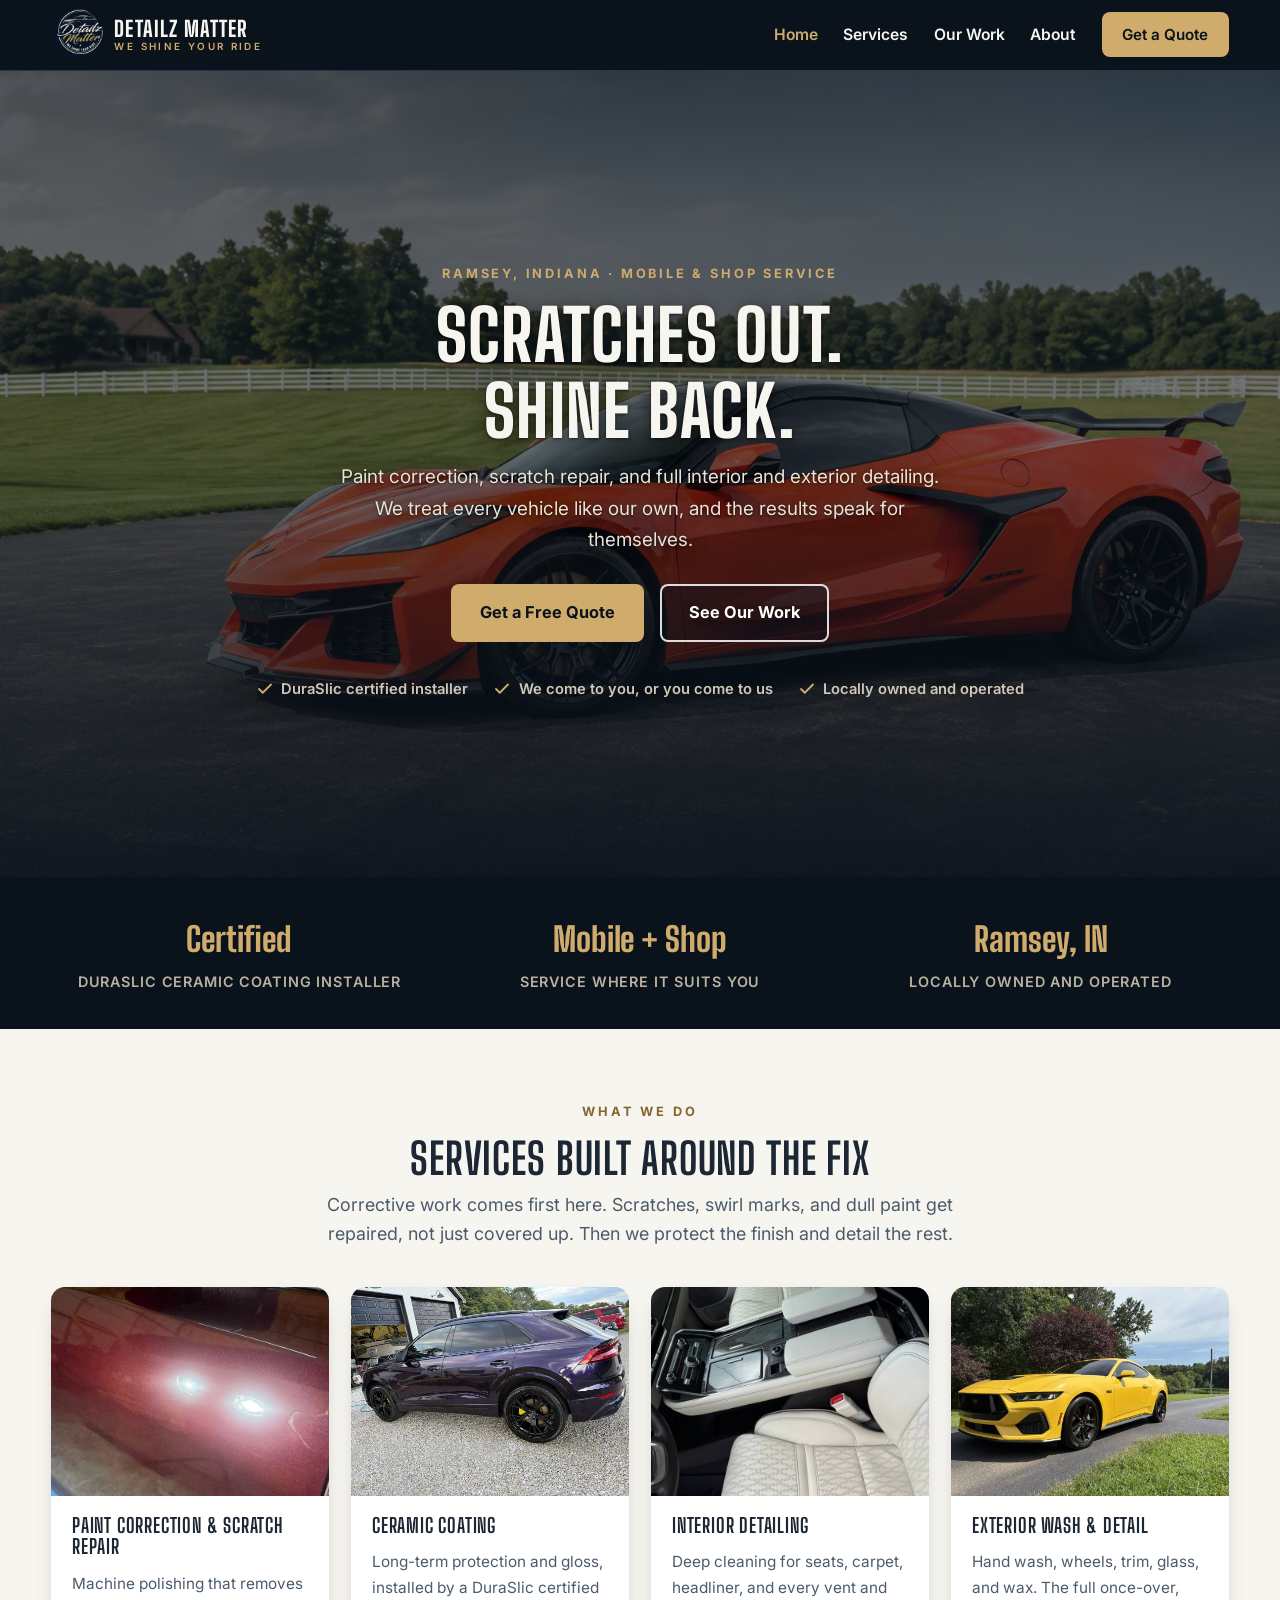
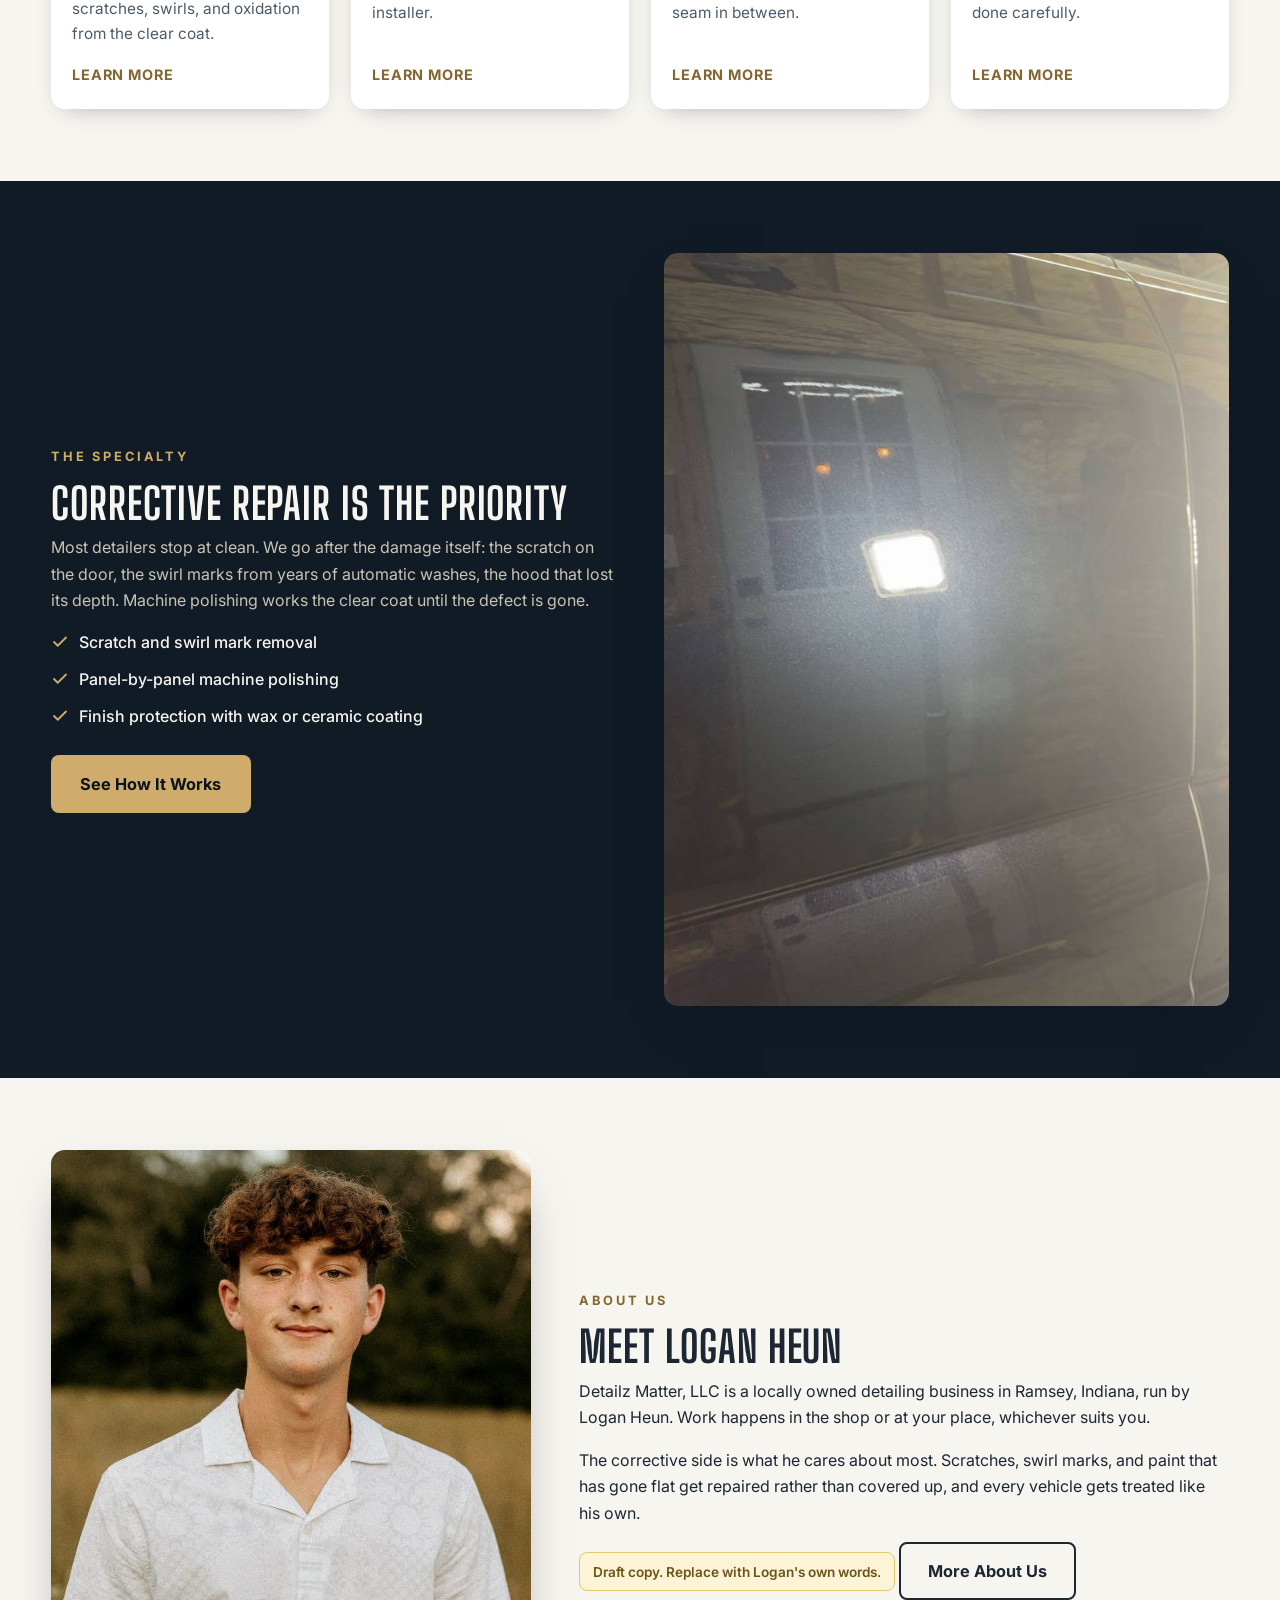
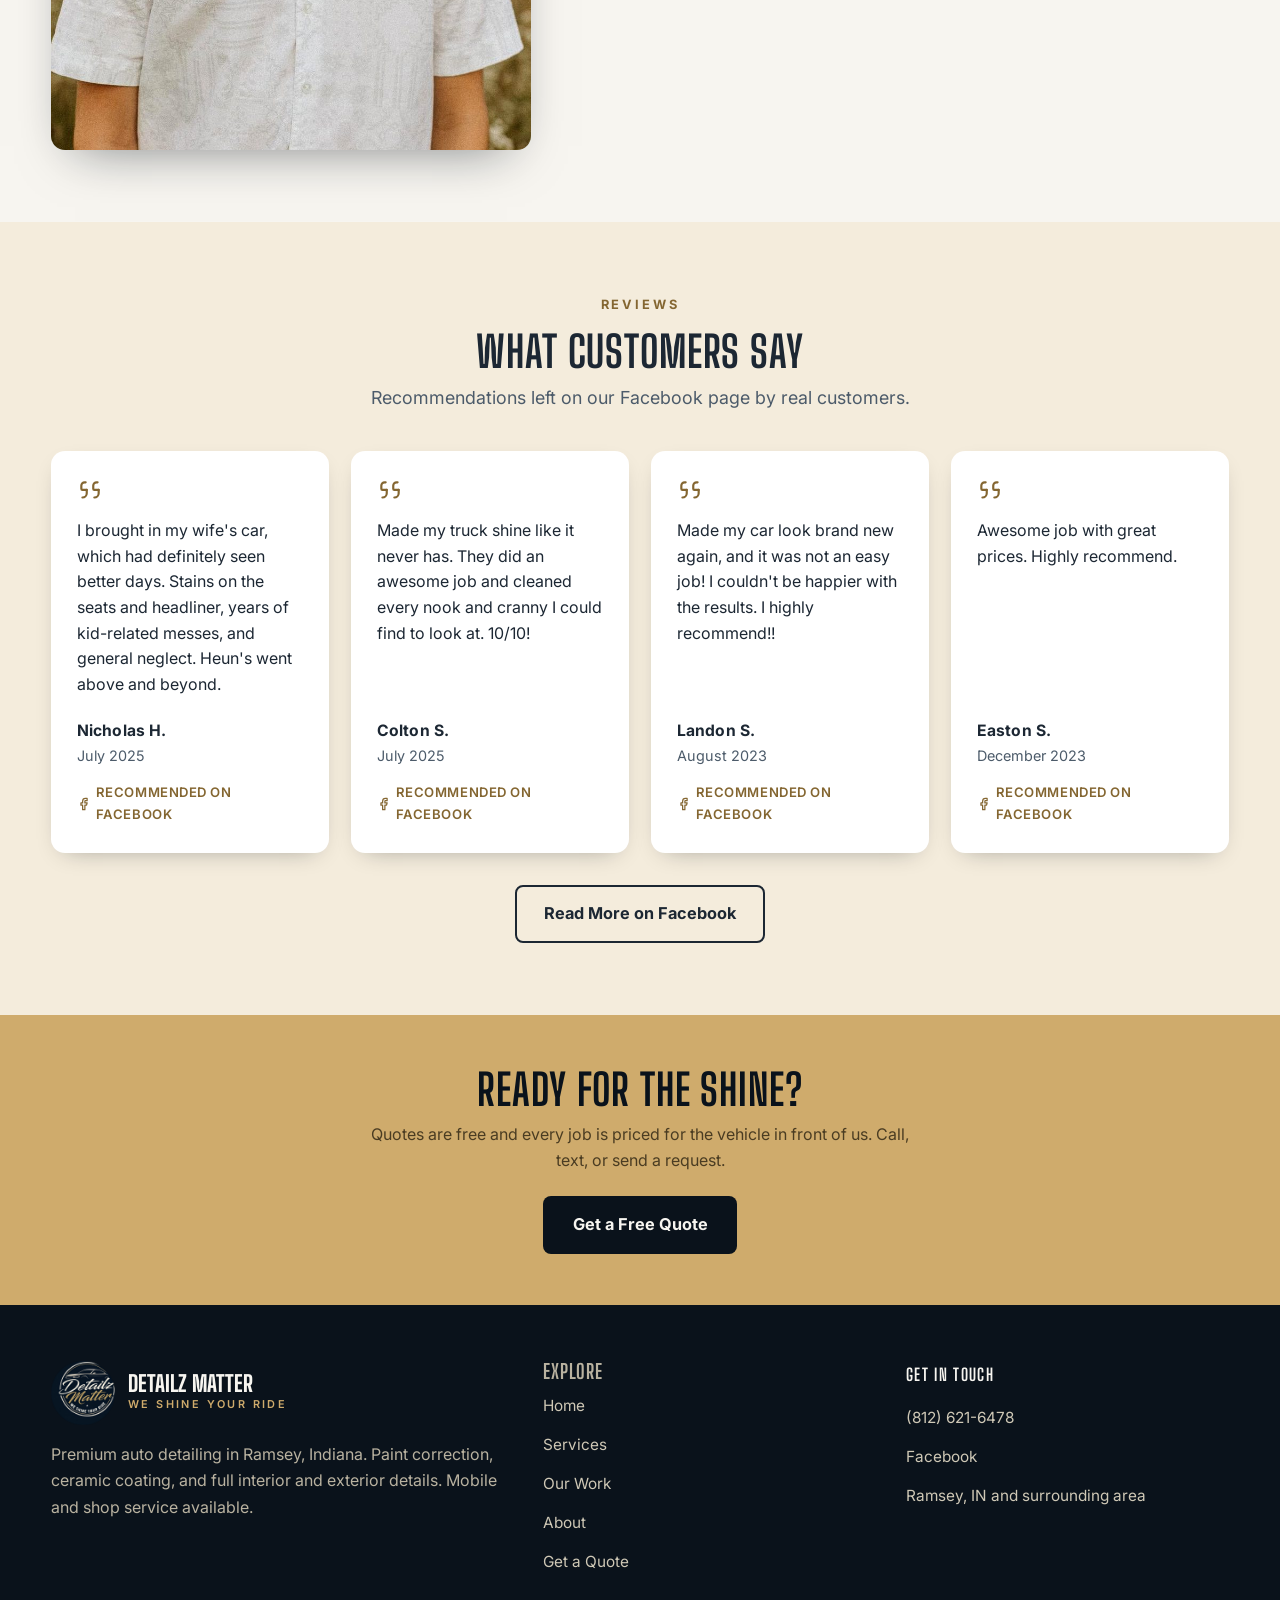
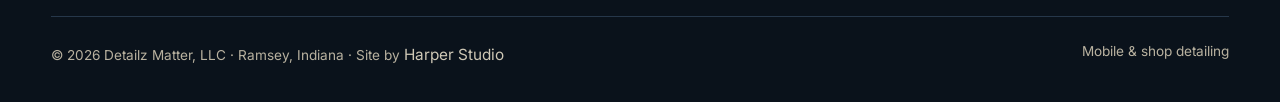
<file: index.html>
<!DOCTYPE html>
<html lang="en">
<head>
  <meta charset="UTF-8">
  <meta name="viewport" content="width=device-width, initial-scale=1.0">
  <meta name="color-scheme" content="light only">
  <meta name="supported-color-schemes" content="light">
  <!-- DRAFT MODE: remove the noindex line and open robots.txt at launch -->
  <meta name="robots" content="noindex,nofollow">
  <title>Detailz Matter, LLC | Auto Detailing &amp; Paint Correction in Ramsey, IN</title>
  <meta name="description" content="Auto detailing in Ramsey, Indiana. Paint correction, scratch repair, ceramic coating, and full interior and exterior details. Mobile and shop service.">
  <link rel="canonical" href="https://detailzmatter.co/">
  <meta name="geo.region" content="US-IN">
  <meta name="geo.placename" content="Ramsey, Indiana">
  <meta property="og:type" content="website">
  <meta property="og:title" content="Detailz Matter, LLC | Auto Detailing &amp; Paint Correction in Ramsey, IN">
  <meta property="og:description" content="Auto detailing in Ramsey, Indiana. Paint correction, scratch repair, ceramic coating, and full interior and exterior details. Mobile and shop service.">
  <meta property="og:url" content="https://detailzmatter.co/">
  <meta property="og:image" content="https://detailzmatter.co/img/corvette-hero.jpg">
  <meta property="og:site_name" content="Detailz Matter, LLC">
  <meta name="twitter:card" content="summary_large_image">
  <link rel="icon" href="favicon.ico?v=28" sizes="any">
  <link rel="icon" type="image/png" href="img/favicon.png?v=28">
  <link rel="apple-touch-icon" href="img/apple-touch-icon.png?v=28">
  <link rel="preconnect" href="https://fonts.googleapis.com">
  <link rel="preconnect" href="https://fonts.gstatic.com" crossorigin>
  <link href="https://fonts.googleapis.com/css2?family=Big+Shoulders+Display:wght@700;800&family=Inter:wght@400;500;600;700&display=swap" rel="stylesheet">
  <link rel="stylesheet" href="style.css?v=32">
  <script type="application/ld+json">
  {
    "@context": "https://schema.org",
    "@type": "AutomotiveBusiness",
    "name": "Detailz Matter, LLC",
    "description": "Auto detailing service in Ramsey, Indiana. Paint correction, scratch repair, ceramic coating, interior and exterior detailing. Mobile and shop service.",
    "image": "https://detailzmatter.co/img/corvette-hero.jpg",
    "url": "https://detailzmatter.co/",
    "telephone": "+1-812-621-6478",
    "priceRange": "$$",
    "address": {"@type": "PostalAddress", "addressLocality": "Ramsey", "addressRegion": "IN", "addressCountry": "US"},
    "areaServed": "Ramsey, Indiana and surrounding area",
    "sameAs": ["https://www.facebook.com/profile.php?id=100094147053222"]
  }
  </script>
</head>
<body>
<a class="skip-link" href="#main">Skip to content</a>
<header class="nav">
  <div class="wrap">
    <a class="brand" href="index.html">
      <span class="mark"><img src="img/logo.png?v=28" alt="Detailz Matter badge logo" width="52" height="52"></span>
      <span class="name">Detailz Matter<span>We Shine Your Ride</span></span>
    </a>
    <ul class="nav-links" id="navLinks">
      <li><a href="index.html" class="active">Home</a></li>
      <li><a href="services.html">Services</a></li>
      <li><a href="gallery.html">Our Work</a></li>
      <li><a href="about.html">About</a></li>
      <li><a href="contact.html" class="btn nav-cta">Get a Quote</a></li>
    </ul>
    <button class="nav-toggle" id="navToggle" aria-label="Open menu" aria-expanded="false">
      <span></span><span></span><span></span>
    </button>
  </div>
</header>

<main id="main">
<section class="hero">
  <div class="bg"><img src="img/corvette-hero.jpg" alt="Orange Corvette Z06 gleaming after a Detailz Matter detail" width="1672" height="941" fetchpriority="high"></div>
  <div class="wrap">
    <p class="eyebrow">Ramsey, Indiana &middot; Mobile &amp; Shop Service</p>
    <h1>Scratches Out.<br>Shine Back.</h1>
    <p class="sub">Paint correction, scratch repair, and full interior and exterior detailing. We treat every vehicle like our own, and the results speak for themselves.</p>
    <div class="cta-row">
      <a class="btn btn-primary" href="contact.html">Get a Free Quote</a>
      <a class="btn btn-ghost" href="gallery.html">See Our Work</a>
    </div>
    <ul class="trust">
      <li><svg width="18" height="18" viewBox="0 0 24 24" fill="none" stroke="currentColor" stroke-width="2.4" stroke-linecap="round" stroke-linejoin="round" aria-hidden="true"><path d="M20 6L9 17l-5-5"/></svg>DuraSlic certified installer</li>
      <li><svg width="18" height="18" viewBox="0 0 24 24" fill="none" stroke="currentColor" stroke-width="2.4" stroke-linecap="round" stroke-linejoin="round" aria-hidden="true"><path d="M20 6L9 17l-5-5"/></svg>We come to you, or you come to us</li>
      <li><svg width="18" height="18" viewBox="0 0 24 24" fill="none" stroke="currentColor" stroke-width="2.4" stroke-linecap="round" stroke-linejoin="round" aria-hidden="true"><path d="M20 6L9 17l-5-5"/></svg>Locally owned and operated</li>
    </ul>
  </div>
</section>

<div class="stats">
  <div class="wrap">
    <div><b>Certified</b><span>DuraSlic ceramic coating installer</span></div>
    <div><b>Mobile + Shop</b><span>Service where it suits you</span></div>
    <div><b>Ramsey, IN</b><span>Locally owned and operated</span></div>
  </div>
</div>

<section>
  <div class="wrap">
    <div class="section-head center reveal">
      <p class="eyebrow">What We Do</p>
      <h2>Services Built Around the Fix</h2>
      <p class="lead">Corrective work comes first here. Scratches, swirl marks, and dull paint get repaired, not just covered up. Then we protect the finish and detail the rest.</p>
    </div>
    <div class="svc-grid">
      <a class="svc reveal" href="services.html#paint-correction">
        <figure><img src="img/correction-red-after-1.jpg" alt="Dark red panel polished clear after paint correction" loading="lazy" width="700" height="933"></figure>
        <div class="txt">
          <h3>Paint Correction &amp; Scratch Repair</h3>
          <p>Machine polishing that removes scratches, swirls, and oxidation from the clear coat.</p>
          <span class="more">Learn more</span>
        </div>
      </a>
      <a class="svc reveal" href="services.html#ceramic-coating">
        <figure><img src="img/audi-q8-profile.jpg" alt="Dark metallic SUV with a deep, glossy finish" loading="lazy" width="1100" height="825"></figure>
        <div class="txt">
          <h3>Ceramic Coating</h3>
          <p>Long-term protection and gloss, installed by a DuraSlic certified installer.</p>
          <span class="more">Learn more</span>
        </div>
      </a>
      <a class="svc reveal" href="services.html#interior">
        <figure><img src="img/navigator-seats.jpg?v=2" alt="Cream leather seats after a deep interior detail" loading="lazy" width="700" height="933"></figure>
        <div class="txt">
          <h3>Interior Detailing</h3>
          <p>Deep cleaning for seats, carpet, headliner, and every vent and seam in between.</p>
          <span class="more">Learn more</span>
        </div>
      </a>
      <a class="svc reveal" href="services.html#exterior">
        <figure><img src="img/mustang-yellow-front.jpg" alt="Yellow Ford Mustang GT washed and detailed" loading="lazy" width="960" height="720"></figure>
        <div class="txt">
          <h3>Exterior Wash &amp; Detail</h3>
          <p>Hand wash, wheels, trim, glass, and wax. The full once-over, done carefully.</p>
          <span class="more">Learn more</span>
        </div>
      </a>
    </div>
  </div>
</section>

<section class="section-dark">
  <div class="wrap split">
    <div class="reveal">
      <p class="eyebrow">The Specialty</p>
      <h2>Corrective Repair Is the Priority</h2>
      <p>Most detailers stop at clean. We go after the damage itself: the scratch on the door, the swirl marks from years of automatic washes, the hood that lost its depth. Machine polishing works the clear coat until the defect is gone.</p>
      <ul class="checks">
        <li><svg width="18" height="18" viewBox="0 0 24 24" fill="none" stroke="currentColor" stroke-width="2.4" stroke-linecap="round" stroke-linejoin="round" aria-hidden="true"><path d="M20 6L9 17l-5-5"/></svg>Scratch and swirl mark removal</li>
        <li><svg width="18" height="18" viewBox="0 0 24 24" fill="none" stroke="currentColor" stroke-width="2.4" stroke-linecap="round" stroke-linejoin="round" aria-hidden="true"><path d="M20 6L9 17l-5-5"/></svg>Panel-by-panel machine polishing</li>
        <li><svg width="18" height="18" viewBox="0 0 24 24" fill="none" stroke="currentColor" stroke-width="2.4" stroke-linecap="round" stroke-linejoin="round" aria-hidden="true"><path d="M20 6L9 17l-5-5"/></svg>Finish protection with wax or ceramic coating</li>
      </ul>
      <a class="btn btn-primary" href="services.html#paint-correction">See How It Works</a>
    </div>
    <figure class="tall reveal" data-zoom><img src="img/correction-truck-after.jpg" alt="Corrected paint checked under a work light" loading="lazy" width="700" height="1244"></figure>
  </div>
</section>

<section>
  <div class="wrap split portrait">
    <figure class="reveal" data-zoom><img src="img/logan-heun.jpg" alt="Logan Heun, owner of Detailz Matter, LLC" loading="lazy" width="900" height="1200"></figure>
    <div class="reveal">
      <p class="eyebrow">About Us</p>
      <h2>Meet Logan Heun</h2>
      <p>Detailz Matter, LLC is a locally owned detailing business in Ramsey, Indiana, run by Logan Heun. Work happens in the shop or at your place, whichever suits you.</p>
      <p>The corrective side is what he cares about most. Scratches, swirl marks, and paint that has gone flat get repaired rather than covered up, and every vehicle gets treated like his own.</p>
      <p class="draft-note">Draft copy. Replace with Logan's own words.</p>
      <a class="btn btn-ghost" href="about.html">More About Us</a>
    </div>
  </div>
</section>

<section class="section-tint">
  <div class="wrap">
    <div class="section-head center reveal">
      <p class="eyebrow">Reviews</p>
      <h2>What Customers Say</h2>
      <p class="lead">Recommendations left on our Facebook page by real customers.</p>
    </div>
    <div class="reviews">
      <div class="review reveal">
        <svg class="quote-ico" width="26" height="26" viewBox="0 0 24 24" fill="none" stroke="currentColor" stroke-width="2" stroke-linecap="round" stroke-linejoin="round" aria-hidden="true"><path d="M9 11H5a1 1 0 0 1-1-1V7a3 3 0 0 1 3-3h1"/><path d="M9 11v3a4 4 0 0 1-4 4"/><path d="M20 11h-4a1 1 0 0 1-1-1V7a3 3 0 0 1 3-3h1"/><path d="M20 11v3a4 4 0 0 1-4 4"/></svg>
        <blockquote>I brought in my wife's car, which had definitely seen better days. Stains on the seats and headliner, years of kid-related messes, and general neglect. Heun's went above and beyond.</blockquote>
        <div class="who"><b>Nicholas H.</b>July 2025</div>
        <span class="src">
          <svg width="14" height="14" viewBox="0 0 24 24" fill="none" stroke="currentColor" stroke-width="2.2" stroke-linecap="round" stroke-linejoin="round" aria-hidden="true"><path d="M18 2h-3a5 5 0 0 0-5 5v3H7v4h3v8h4v-8h3l1-4h-4V7a1 1 0 0 1 1-1h3z"/></svg>
          Recommended on Facebook
        </span>
      </div>
      <div class="review reveal">
        <svg class="quote-ico" width="26" height="26" viewBox="0 0 24 24" fill="none" stroke="currentColor" stroke-width="2" stroke-linecap="round" stroke-linejoin="round" aria-hidden="true"><path d="M9 11H5a1 1 0 0 1-1-1V7a3 3 0 0 1 3-3h1"/><path d="M9 11v3a4 4 0 0 1-4 4"/><path d="M20 11h-4a1 1 0 0 1-1-1V7a3 3 0 0 1 3-3h1"/><path d="M20 11v3a4 4 0 0 1-4 4"/></svg>
        <blockquote>Made my truck shine like it never has. They did an awesome job and cleaned every nook and cranny I could find to look at. 10/10!</blockquote>
        <div class="who"><b>Colton S.</b>July 2025</div>
        <span class="src">
          <svg width="14" height="14" viewBox="0 0 24 24" fill="none" stroke="currentColor" stroke-width="2.2" stroke-linecap="round" stroke-linejoin="round" aria-hidden="true"><path d="M18 2h-3a5 5 0 0 0-5 5v3H7v4h3v8h4v-8h3l1-4h-4V7a1 1 0 0 1 1-1h3z"/></svg>
          Recommended on Facebook
        </span>
      </div>
      <div class="review reveal">
        <svg class="quote-ico" width="26" height="26" viewBox="0 0 24 24" fill="none" stroke="currentColor" stroke-width="2" stroke-linecap="round" stroke-linejoin="round" aria-hidden="true"><path d="M9 11H5a1 1 0 0 1-1-1V7a3 3 0 0 1 3-3h1"/><path d="M9 11v3a4 4 0 0 1-4 4"/><path d="M20 11h-4a1 1 0 0 1-1-1V7a3 3 0 0 1 3-3h1"/><path d="M20 11v3a4 4 0 0 1-4 4"/></svg>
        <blockquote>Made my car look brand new again, and it was not an easy job! I couldn't be happier with the results. I highly recommend!!</blockquote>
        <div class="who"><b>Landon S.</b>August 2023</div>
        <span class="src">
          <svg width="14" height="14" viewBox="0 0 24 24" fill="none" stroke="currentColor" stroke-width="2.2" stroke-linecap="round" stroke-linejoin="round" aria-hidden="true"><path d="M18 2h-3a5 5 0 0 0-5 5v3H7v4h3v8h4v-8h3l1-4h-4V7a1 1 0 0 1 1-1h3z"/></svg>
          Recommended on Facebook
        </span>
      </div>
      <div class="review reveal">
        <svg class="quote-ico" width="26" height="26" viewBox="0 0 24 24" fill="none" stroke="currentColor" stroke-width="2" stroke-linecap="round" stroke-linejoin="round" aria-hidden="true"><path d="M9 11H5a1 1 0 0 1-1-1V7a3 3 0 0 1 3-3h1"/><path d="M9 11v3a4 4 0 0 1-4 4"/><path d="M20 11h-4a1 1 0 0 1-1-1V7a3 3 0 0 1 3-3h1"/><path d="M20 11v3a4 4 0 0 1-4 4"/></svg>
        <blockquote>Awesome job with great prices. Highly recommend.</blockquote>
        <div class="who"><b>Easton S.</b>December 2023</div>
        <span class="src">
          <svg width="14" height="14" viewBox="0 0 24 24" fill="none" stroke="currentColor" stroke-width="2.2" stroke-linecap="round" stroke-linejoin="round" aria-hidden="true"><path d="M18 2h-3a5 5 0 0 0-5 5v3H7v4h3v8h4v-8h3l1-4h-4V7a1 1 0 0 1 1-1h3z"/></svg>
          Recommended on Facebook
        </span>
      </div>
    </div>
    <div class="reviews-foot reveal">
      <a class="btn btn-ghost" href="https://www.facebook.com/profile.php?id=100094147053222/reviews" rel="noopener" target="_blank">Read More on Facebook</a>
    </div>
  </div>
</section>

<div class="cta-ribbon">
  <div class="wrap">
    <h2>Ready for the Shine?</h2>
    <p>Quotes are free and every job is priced for the vehicle in front of us. Call, text, or send a request.</p>
    <a class="btn" href="contact.html">Get a Free Quote</a>
  </div>
</div>
</main>


<footer class="site">
  <div class="wrap">
    <div class="cols">
      <div>
        <div class="brandline">
          <img src="img/logo.png?v=28" alt="" width="64" height="64">
          <div><div class="n">Detailz Matter</div><div class="t">We Shine Your Ride</div></div>
        </div>
        <p>Premium auto detailing in Ramsey, Indiana. Paint correction, ceramic coating, and full interior and exterior details. Mobile and shop service available.</p>
      </div>
      <div class="footer-col">
        <h3>Explore</h3>
        <ul>
          <li><a href="index.html">Home</a></li>
          <li><a href="services.html">Services</a></li>
          <li><a href="gallery.html">Our Work</a></li>
          <li><a href="about.html">About</a></li>
          <li><a href="contact.html">Get a Quote</a></li>
        </ul>
      </div>
      <div>
        <h4>Get in Touch</h4>
        <ul>
          <li><a href="tel:+18126216478">(812) 621-6478</a></li>
          <li><a href="https://www.facebook.com/profile.php?id=100094147053222" rel="noopener" target="_blank">Facebook</a></li>
          <li><a href="https://www.google.com/maps/search/?api=1&amp;query=Ramsey%2C+IN" rel="noopener" target="_blank">Ramsey, IN and surrounding area</a></li>
        </ul>
      </div>
    </div>
    <div class="fine">
      <span>&copy; 2026 Detailz Matter, LLC &middot; Ramsey, Indiana &middot; Site by <a href="https://harperstudio.co/" target="_blank" rel="noopener">Harper Studio</a></span>
      <span>Mobile &amp; shop detailing</span>
    </div>
  </div>
</footer>

<a class="mcall" href="tel:+18126216478" aria-label="Call Detailz Matter for a free quote">
  <svg width="18" height="18" viewBox="0 0 24 24" fill="none" stroke="currentColor" stroke-width="2" stroke-linecap="round" stroke-linejoin="round" aria-hidden="true"><path d="M22 16.92v3a2 2 0 0 1-2.18 2 19.79 19.79 0 0 1-8.63-3.07 19.5 19.5 0 0 1-6-6 19.79 19.79 0 0 1-3.07-8.67A2 2 0 0 1 4.11 2h3a2 2 0 0 1 2 1.72 12.84 12.84 0 0 0 .7 2.81 2 2 0 0 1-.45 2.11L8.09 9.91a16 16 0 0 0 6 6l1.27-1.27a2 2 0 0 1 2.11-.45 12.84 12.84 0 0 0 2.81.7A2 2 0 0 1 22 16.92z"/></svg>
  <span>Call for a Free Quote</span>
</a>

<div class="lightbox" id="lightbox" aria-modal="true" role="dialog">
  <button class="lb-close" aria-label="Close image">&times;</button>
  <button class="lb-prev" aria-label="Previous image" hidden>&#8249;</button>
  <button class="lb-next" aria-label="Next image" hidden>&#8250;</button>
  <img alt="">
  <p class="lb-cap" hidden></p>
</div>

<script src="main.js?v=29"></script>
</body>
</html>
</file>
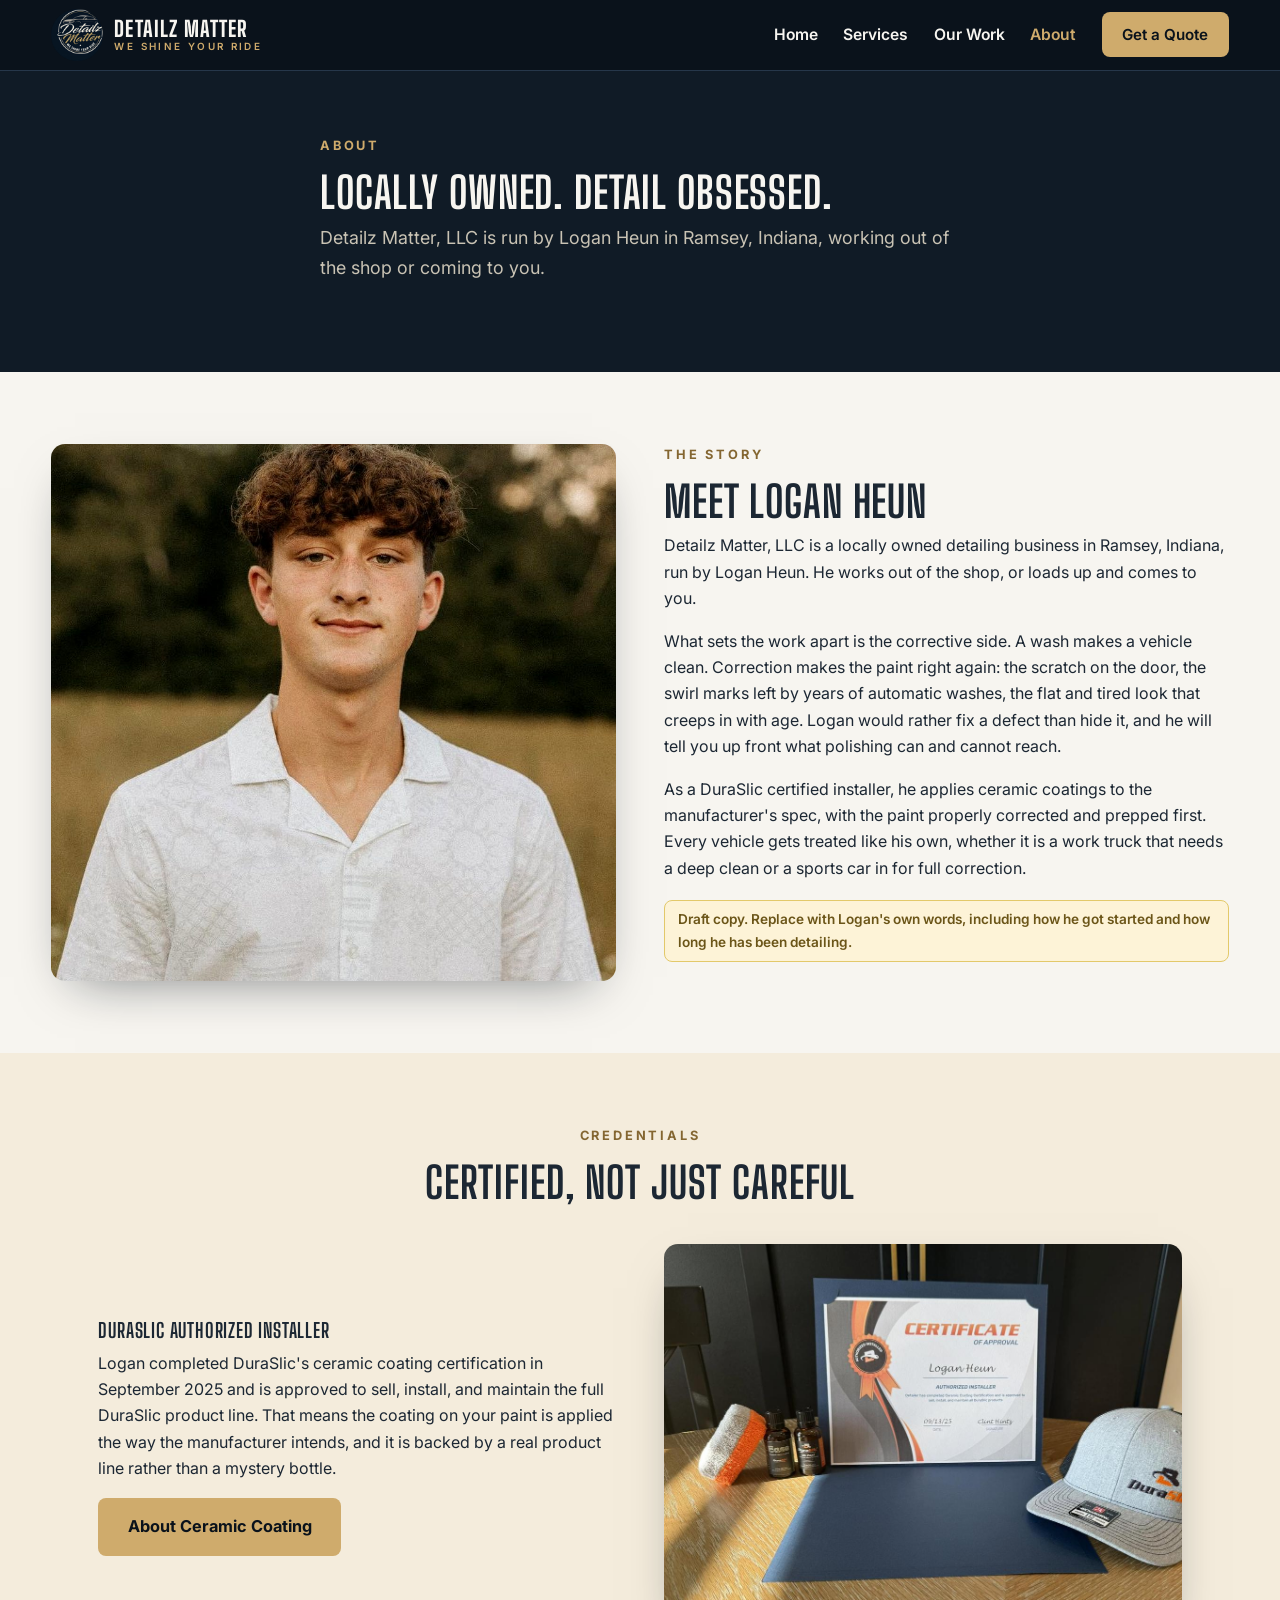
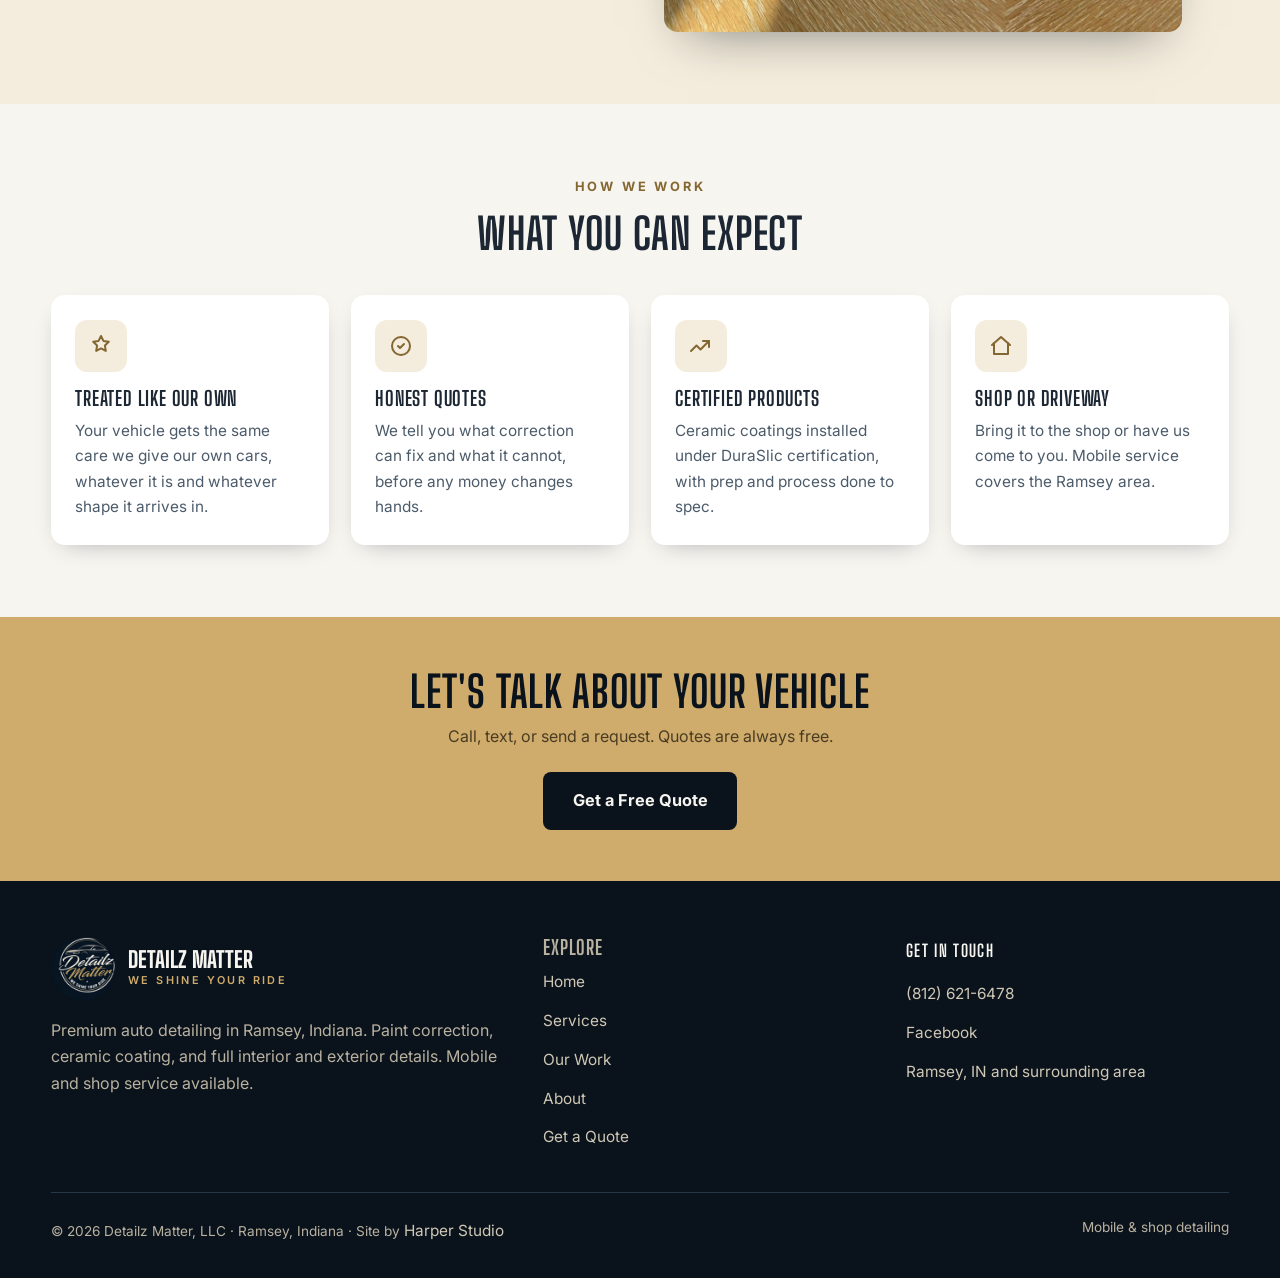
<file: about.html>
<!DOCTYPE html>
<html lang="en">
<head>
  <meta charset="UTF-8">
  <meta name="viewport" content="width=device-width, initial-scale=1.0">
  <meta name="color-scheme" content="light only">
  <meta name="supported-color-schemes" content="light">
  <!-- DRAFT MODE: remove the noindex line and open robots.txt at launch -->
  <meta name="robots" content="noindex,nofollow">
  <title>About | Detailz Matter, LLC in Ramsey, IN</title>
  <meta name="description" content="Detailz Matter, LLC is a locally owned auto detailing business in Ramsey, Indiana run by Logan Heun, a DuraSlic certified ceramic coating installer.">
  <link rel="canonical" href="https://detailzmatter.co/about.html">
  <meta name="geo.region" content="US-IN">
  <meta name="geo.placename" content="Ramsey, Indiana">
  <meta property="og:type" content="website">
  <meta property="og:title" content="About | Detailz Matter, LLC">
  <meta property="og:description" content="Locally owned detailing in Ramsey, Indiana. DuraSlic certified ceramic coating installer.">
  <meta property="og:url" content="https://detailzmatter.co/about.html">
  <meta property="og:image" content="https://detailzmatter.co/img/shop-corvette.jpg">
  <meta property="og:site_name" content="Detailz Matter, LLC">
  <meta name="twitter:card" content="summary_large_image">
  <link rel="icon" href="favicon.ico?v=28" sizes="any">
  <link rel="icon" type="image/png" href="img/favicon.png?v=28">
  <link rel="apple-touch-icon" href="img/apple-touch-icon.png?v=28">
  <link rel="preconnect" href="https://fonts.googleapis.com">
  <link rel="preconnect" href="https://fonts.gstatic.com" crossorigin>
  <link href="https://fonts.googleapis.com/css2?family=Big+Shoulders+Display:wght@700;800&family=Inter:wght@400;500;600;700&display=swap" rel="stylesheet">
  <link rel="stylesheet" href="style.css?v=32">
</head>
<body>
<a class="skip-link" href="#main">Skip to content</a>
<header class="nav">
  <div class="wrap">
    <a class="brand" href="index.html">
      <span class="mark"><img src="img/logo.png?v=28" alt="Detailz Matter badge logo" width="52" height="52"></span>
      <span class="name">Detailz Matter<span>We Shine Your Ride</span></span>
    </a>
    <ul class="nav-links" id="navLinks">
      <li><a href="index.html">Home</a></li>
      <li><a href="services.html">Services</a></li>
      <li><a href="gallery.html">Our Work</a></li>
      <li><a href="about.html" class="active">About</a></li>
      <li><a href="contact.html" class="btn nav-cta">Get a Quote</a></li>
    </ul>
    <button class="nav-toggle" id="navToggle" aria-label="Open menu" aria-expanded="false">
      <span></span><span></span><span></span>
    </button>
  </div>
</header>

<main id="main">
<section class="section-dark" style="padding:4rem 0 3.2rem">
  <div class="wrap section-head">
    <p class="eyebrow">About</p>
    <h1>Locally Owned. Detail Obsessed.</h1>
    <p class="lead">Detailz Matter, LLC is run by Logan Heun in Ramsey, Indiana, working out of the shop or coming to you.</p>
  </div>
</section>

<section>
  <div class="wrap split bio">
    <figure class="reveal" data-zoom><img src="img/logan-heun.jpg" alt="Logan Heun, owner of Detailz Matter, LLC" loading="eager" width="900" height="1200"></figure>
    <div class="reveal">
      <p class="eyebrow">The Story</p>
      <h2>Meet Logan Heun</h2>
      <p>Detailz Matter, LLC is a locally owned detailing business in Ramsey, Indiana, run by Logan Heun. He works out of the shop, or loads up and comes to you.</p>
      <p>What sets the work apart is the corrective side. A wash makes a vehicle clean. Correction makes the paint right again: the scratch on the door, the swirl marks left by years of automatic washes, the flat and tired look that creeps in with age. Logan would rather fix a defect than hide it, and he will tell you up front what polishing can and cannot reach.</p>
      <p>As a DuraSlic certified installer, he applies ceramic coatings to the manufacturer's spec, with the paint properly corrected and prepped first. Every vehicle gets treated like his own, whether it is a work truck that needs a deep clean or a sports car in for full correction.</p>
      <p class="draft-note">Draft copy. Replace with Logan's own words, including how he got started and how long he has been detailing.</p>
    </div>
  </div>
</section>

<section class="section-tint">
  <div class="wrap">
    <div class="section-head center reveal">
      <p class="eyebrow">Credentials</p>
      <h2>Certified, Not Just Careful</h2>
    </div>
    <div class="wrap split">
      <div class="reveal">
        <h3>DuraSlic Authorized Installer</h3>
        <p>Logan completed DuraSlic's ceramic coating certification in September 2025 and is approved to sell, install, and maintain the full DuraSlic product line. That means the coating on your paint is applied the way the manufacturer intends, and it is backed by a real product line rather than a mystery bottle.</p>
        <a class="btn btn-primary" href="services.html#ceramic-coating">About Ceramic Coating</a>
      </div>
      <figure class="cert-figure reveal" data-zoom>
        <img src="img/cert-duraslic.jpg" alt="DuraSlic Certificate of Approval naming Logan Heun as an authorized installer" loading="lazy" width="1100" height="825">
        <figcaption>Certificate of Approval, DuraSlic ceramic coating certification, September 2025.</figcaption>
      </figure>
    </div>
  </div>
</section>

<section>
  <div class="wrap">
    <div class="section-head center reveal">
      <p class="eyebrow">How We Work</p>
      <h2>What You Can Expect</h2>
    </div>
    <div class="vals">
      <div class="val reveal">
        <div class="ico"><svg width="24" height="24" viewBox="0 0 24 24" fill="none" stroke="currentColor" stroke-width="2" stroke-linecap="round" stroke-linejoin="round" aria-hidden="true"><path d="M12 2l2.4 4.9 5.4.8-3.9 3.8.9 5.4L12 14.4 7.2 16.9l.9-5.4L4.2 7.7l5.4-.8z"/></svg></div>
        <h3>Treated Like Our Own</h3>
        <p>Your vehicle gets the same care we give our own cars, whatever it is and whatever shape it arrives in.</p>
      </div>
      <div class="val reveal">
        <div class="ico"><svg width="24" height="24" viewBox="0 0 24 24" fill="none" stroke="currentColor" stroke-width="2" stroke-linecap="round" stroke-linejoin="round" aria-hidden="true"><path d="M9 12l2 2 4-4"/><path d="M21 12a9 9 0 1 1-18 0 9 9 0 0 1 18 0z"/></svg></div>
        <h3>Honest Quotes</h3>
        <p>We tell you what correction can fix and what it cannot, before any money changes hands.</p>
      </div>
      <div class="val reveal">
        <div class="ico"><svg width="24" height="24" viewBox="0 0 24 24" fill="none" stroke="currentColor" stroke-width="2" stroke-linecap="round" stroke-linejoin="round" aria-hidden="true"><path d="M14 7h6v6"/><path d="M20 7l-8.5 8.5-4-4L2 17"/></svg></div>
        <h3>Certified Products</h3>
        <p>Ceramic coatings installed under DuraSlic certification, with prep and process done to spec.</p>
      </div>
      <div class="val reveal">
        <div class="ico"><svg width="24" height="24" viewBox="0 0 24 24" fill="none" stroke="currentColor" stroke-width="2" stroke-linecap="round" stroke-linejoin="round" aria-hidden="true"><path d="M3 11l9-8 9 8"/><path d="M5 9v11h14V9"/></svg></div>
        <h3>Shop or Driveway</h3>
        <p>Bring it to the shop or have us come to you. Mobile service covers the Ramsey area.</p>
      </div>
    </div>
  </div>
</section>

<div class="cta-ribbon">
  <div class="wrap">
    <h2>Let's Talk About Your Vehicle</h2>
    <p>Call, text, or send a request. Quotes are always free.</p>
    <a class="btn" href="contact.html">Get a Free Quote</a>
  </div>
</div>
</main>


<footer class="site">
  <div class="wrap">
    <div class="cols">
      <div>
        <div class="brandline">
          <img src="img/logo.png?v=28" alt="" width="64" height="64">
          <div><div class="n">Detailz Matter</div><div class="t">We Shine Your Ride</div></div>
        </div>
        <p>Premium auto detailing in Ramsey, Indiana. Paint correction, ceramic coating, and full interior and exterior details. Mobile and shop service available.</p>
      </div>
      <div class="footer-col">
        <h3>Explore</h3>
        <ul>
          <li><a href="index.html">Home</a></li>
          <li><a href="services.html">Services</a></li>
          <li><a href="gallery.html">Our Work</a></li>
          <li><a href="about.html">About</a></li>
          <li><a href="contact.html">Get a Quote</a></li>
        </ul>
      </div>
      <div>
        <h4>Get in Touch</h4>
        <ul>
          <li><a href="tel:+18126216478">(812) 621-6478</a></li>
          <li><a href="https://www.facebook.com/profile.php?id=100094147053222" rel="noopener" target="_blank">Facebook</a></li>
          <li><a href="https://www.google.com/maps/search/?api=1&amp;query=Ramsey%2C+IN" rel="noopener" target="_blank">Ramsey, IN and surrounding area</a></li>
        </ul>
      </div>
    </div>
    <div class="fine">
      <span>&copy; 2026 Detailz Matter, LLC &middot; Ramsey, Indiana &middot; Site by <a href="https://harperstudio.co/" target="_blank" rel="noopener">Harper Studio</a></span>
      <span>Mobile &amp; shop detailing</span>
    </div>
  </div>
</footer>

<a class="mcall" href="tel:+18126216478" aria-label="Call Detailz Matter for a free quote">
  <svg width="18" height="18" viewBox="0 0 24 24" fill="none" stroke="currentColor" stroke-width="2" stroke-linecap="round" stroke-linejoin="round" aria-hidden="true"><path d="M22 16.92v3a2 2 0 0 1-2.18 2 19.79 19.79 0 0 1-8.63-3.07 19.5 19.5 0 0 1-6-6 19.79 19.79 0 0 1-3.07-8.67A2 2 0 0 1 4.11 2h3a2 2 0 0 1 2 1.72 12.84 12.84 0 0 0 .7 2.81 2 2 0 0 1-.45 2.11L8.09 9.91a16 16 0 0 0 6 6l1.27-1.27a2 2 0 0 1 2.11-.45 12.84 12.84 0 0 0 2.81.7A2 2 0 0 1 22 16.92z"/></svg>
  <span>Call for a Free Quote</span>
</a>

<div class="lightbox" id="lightbox" aria-modal="true" role="dialog">
  <button class="lb-close" aria-label="Close image">&times;</button>
  <button class="lb-prev" aria-label="Previous image" hidden>&#8249;</button>
  <button class="lb-next" aria-label="Next image" hidden>&#8250;</button>
  <img alt="">
  <p class="lb-cap" hidden></p>
</div>

<script src="main.js?v=29"></script>
</body>
</html>
</file>
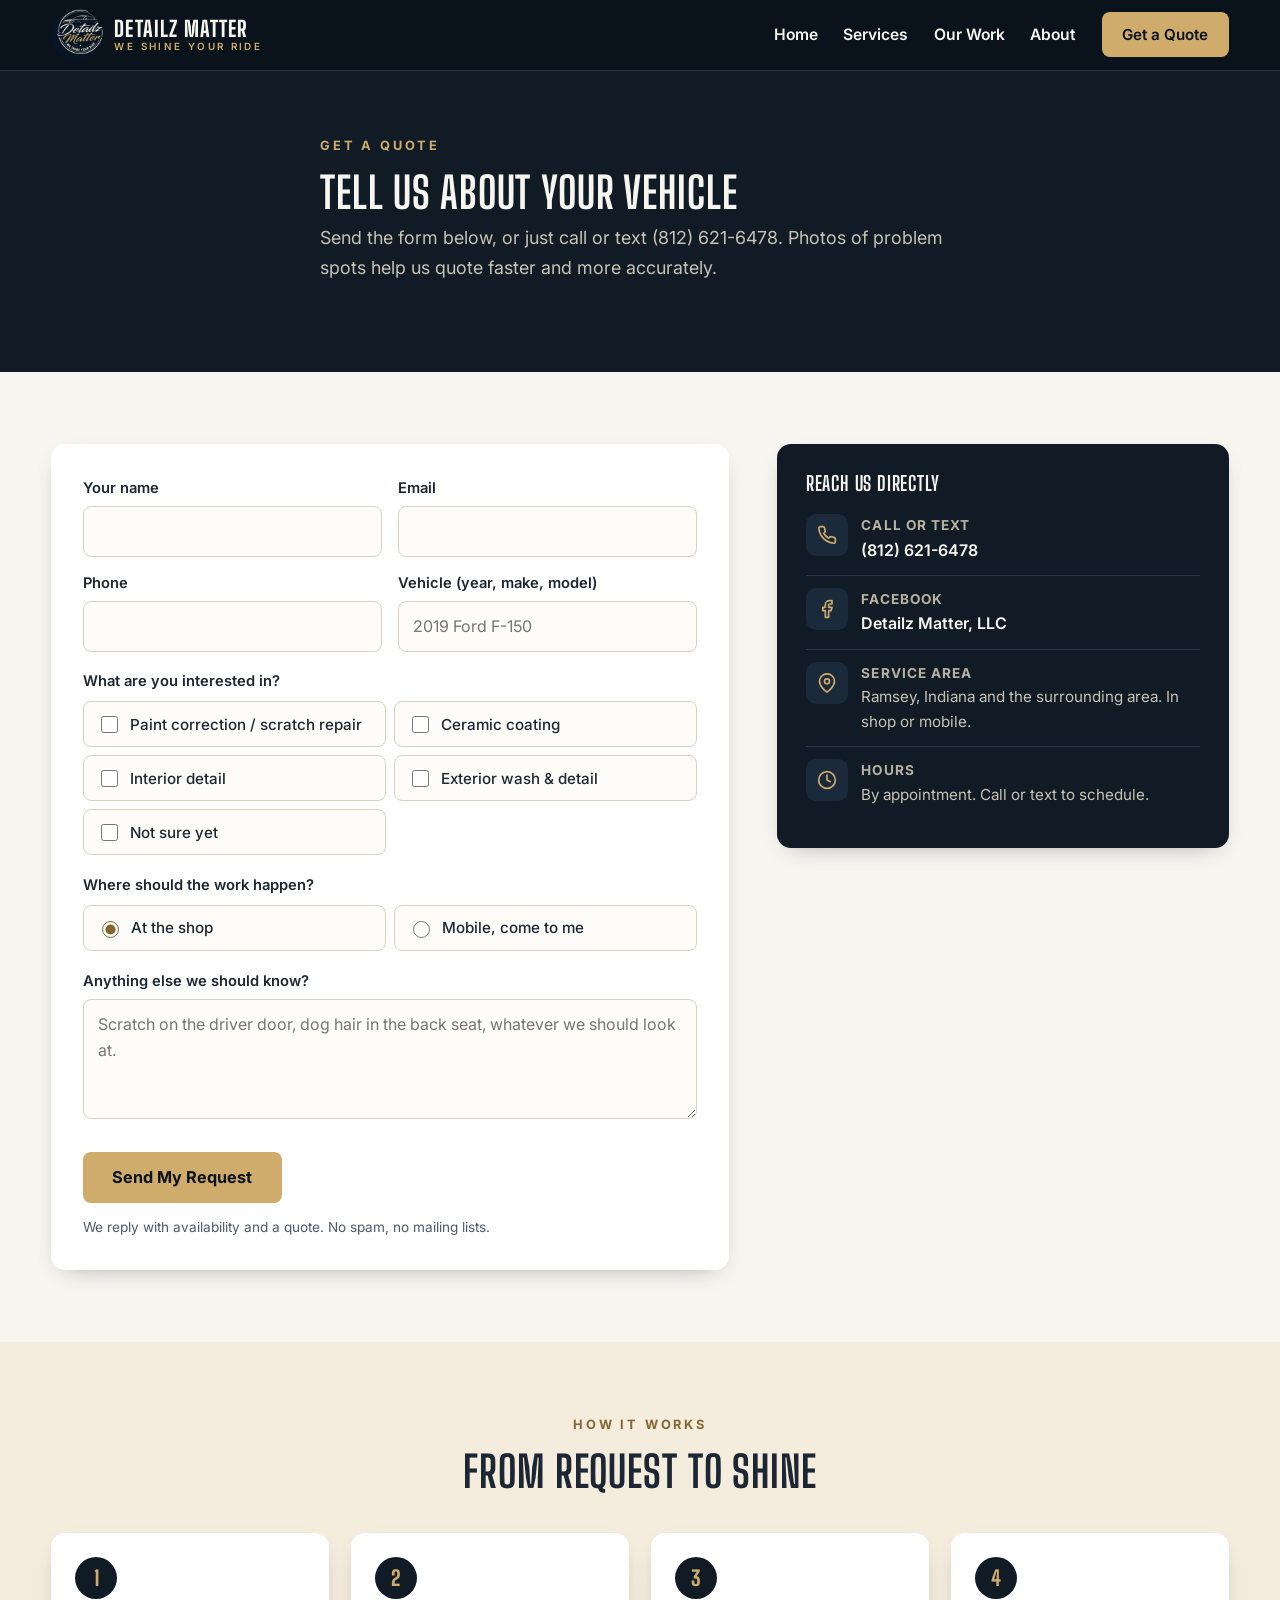
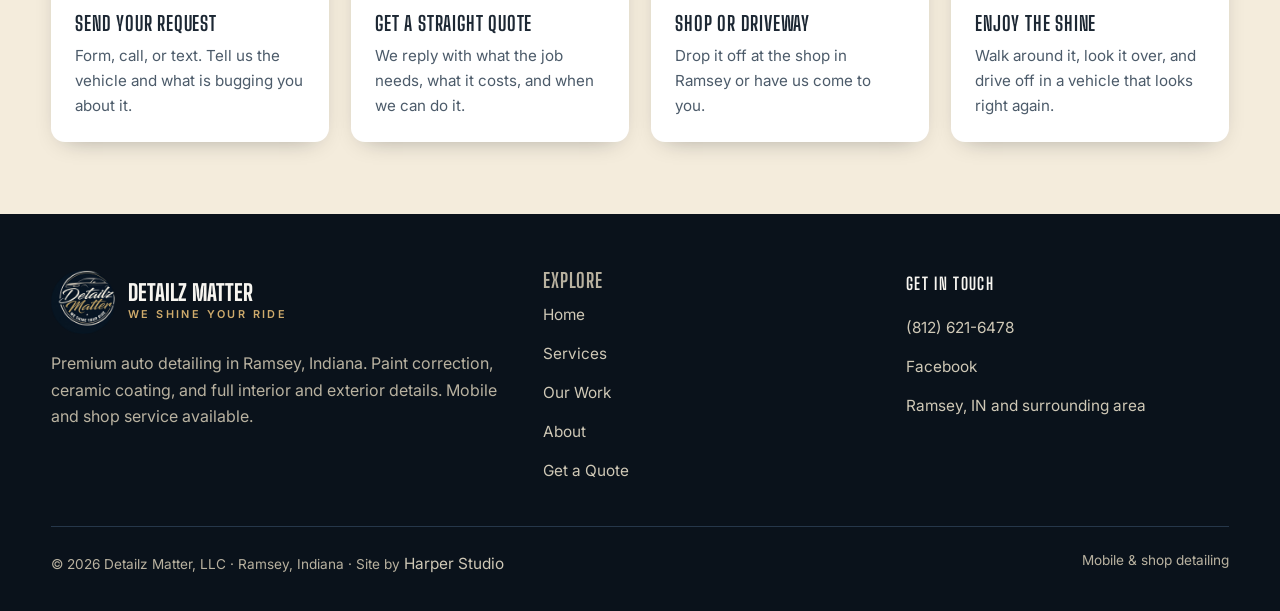
<file: contact.html>
<!DOCTYPE html>
<html lang="en">
<head>
  <meta charset="UTF-8">
  <meta name="viewport" content="width=device-width, initial-scale=1.0">
  <meta name="color-scheme" content="light only">
  <meta name="supported-color-schemes" content="light">
  <!-- DRAFT MODE: remove the noindex line and open robots.txt at launch -->
  <meta name="robots" content="noindex,nofollow">
  <title>Get a Free Quote | Detailz Matter, LLC in Ramsey, IN</title>
  <meta name="description" content="Request a free detailing quote from Detailz Matter in Ramsey, Indiana. Paint correction, ceramic coating, interior and exterior. (812) 621-6478.">
  <link rel="canonical" href="https://detailzmatter.co/contact.html">
  <meta name="geo.region" content="US-IN">
  <meta name="geo.placename" content="Ramsey, Indiana">
  <meta property="og:type" content="website">
  <meta property="og:title" content="Get a Free Quote | Detailz Matter, LLC">
  <meta property="og:description" content="Request a free detailing quote from Detailz Matter in Ramsey, Indiana. Paint correction, ceramic coating, interior and exterior. (812) 621-6478.">
  <meta property="og:url" content="https://detailzmatter.co/contact.html">
  <meta property="og:image" content="https://detailzmatter.co/img/navigator-front.jpg">
  <meta property="og:site_name" content="Detailz Matter, LLC">
  <meta name="twitter:card" content="summary_large_image">
  <link rel="icon" href="favicon.ico?v=28" sizes="any">
  <link rel="icon" type="image/png" href="img/favicon.png?v=28">
  <link rel="apple-touch-icon" href="img/apple-touch-icon.png?v=28">
  <link rel="preconnect" href="https://fonts.googleapis.com">
  <link rel="preconnect" href="https://fonts.gstatic.com" crossorigin>
  <link href="https://fonts.googleapis.com/css2?family=Big+Shoulders+Display:wght@700;800&family=Inter:wght@400;500;600;700&display=swap" rel="stylesheet">
  <link rel="stylesheet" href="style.css?v=32">
</head>
<body>
<a class="skip-link" href="#main">Skip to content</a>
<header class="nav">
  <div class="wrap">
    <a class="brand" href="index.html">
      <span class="mark"><img src="img/logo.png?v=28" alt="Detailz Matter badge logo" width="52" height="52"></span>
      <span class="name">Detailz Matter<span>We Shine Your Ride</span></span>
    </a>
    <ul class="nav-links" id="navLinks">
      <li><a href="index.html">Home</a></li>
      <li><a href="services.html">Services</a></li>
      <li><a href="gallery.html">Our Work</a></li>
      <li><a href="about.html">About</a></li>
      <li><a href="contact.html" class="btn nav-cta active">Get a Quote</a></li>
    </ul>
    <button class="nav-toggle" id="navToggle" aria-label="Open menu" aria-expanded="false">
      <span></span><span></span><span></span>
    </button>
  </div>
</header>

<main id="main">
<section class="section-dark" style="padding:4rem 0 3.2rem">
  <div class="wrap section-head">
    <p class="eyebrow">Get a Quote</p>
    <h1>Tell Us About Your Vehicle</h1>
    <p class="lead">Send the form below, or just call or text (812) 621-6478. Photos of problem spots help us quote faster and more accurately.</p>
  </div>
</section>

<section>
  <div class="wrap contact-grid">
    <div>
      <!-- Replace YOUR_FORM_ID with the real Formspree form ID before launch -->
      <form class="qform" id="quoteForm" action="https://formspree.io/f/YOUR_FORM_ID" method="POST">
        <input type="hidden" name="_subject" value="New Quote Request | Detailz Matter">
        <input type="text" name="_gotcha" tabindex="-1" autocomplete="off"
               style="position:absolute;left:-9999px" aria-hidden="true">

        <div class="fields">
          <div class="field">
            <label for="fName">Your name</label>
            <input type="text" id="fName" name="name" required autocomplete="name">
          </div>
          <div class="field">
            <label for="fEmail">Email</label>
            <input type="email" id="fEmail" name="email" autocomplete="email">
          </div>
          <div class="field">
            <label for="fPhone">Phone</label>
            <input type="tel" id="fPhone" name="phone" required autocomplete="tel">
          </div>
          <div class="field">
            <label for="fVehicle">Vehicle (year, make, model)</label>
            <input type="text" id="fVehicle" name="vehicle" placeholder="2019 Ford F-150">
          </div>
        </div>

        <fieldset>
          <legend>What are you interested in?</legend>
          <div class="opts">
            <label class="opt"><input type="checkbox" name="service" value="Paint correction / scratch repair" data-service="correction">Paint correction / scratch repair</label>
            <label class="opt"><input type="checkbox" name="service" value="Ceramic coating" data-service="ceramic">Ceramic coating</label>
            <label class="opt"><input type="checkbox" name="service" value="Interior detail" data-service="interior">Interior detail</label>
            <label class="opt"><input type="checkbox" name="service" value="Exterior wash and detail" data-service="exterior">Exterior wash &amp; detail</label>
            <label class="opt"><input type="checkbox" name="service" value="Not sure yet">Not sure yet</label>
          </div>
        </fieldset>

        <fieldset>
          <legend>Where should the work happen?</legend>
          <div class="opts">
            <label class="opt"><input type="radio" name="location" value="At the shop" checked>At the shop</label>
            <label class="opt"><input type="radio" name="location" value="Mobile, come to me">Mobile, come to me</label>
          </div>
        </fieldset>

        <label for="fMsg">Anything else we should know?</label>
        <textarea id="fMsg" name="message" placeholder="Scratch on the driver door, dog hair in the back seat, whatever we should look at."></textarea>

        <div class="submit-row"><button type="submit" class="btn btn-primary">Send My Request</button></div>
        <p class="fine">We reply with availability and a quote. No spam, no mailing lists.</p>
      </form>

      <div class="form-thanks" id="formThanks" hidden>
        <div class="thanks-badge">
          <svg width="30" height="30" viewBox="0 0 24 24" fill="none" stroke="currentColor" stroke-width="2.4" stroke-linecap="round" stroke-linejoin="round" aria-hidden="true"><path d="M20 6L9 17l-5-5"/></svg>
        </div>
        <h2>Thank You!</h2>
        <p>Your request is on its way. We will be in touch soon with availability and a quote.</p>
      </div>
    </div>

    <aside class="side-card">
      <h3>Reach Us Directly</h3>
      <div class="row">
        <div class="ico"><svg width="20" height="20" viewBox="0 0 24 24" fill="none" stroke="currentColor" stroke-width="2" stroke-linecap="round" stroke-linejoin="round" aria-hidden="true"><path d="M22 16.92v3a2 2 0 0 1-2.18 2 19.79 19.79 0 0 1-8.63-3.07 19.5 19.5 0 0 1-6-6 19.79 19.79 0 0 1-3.07-8.67A2 2 0 0 1 4.11 2h3a2 2 0 0 1 2 1.72 12.84 12.84 0 0 0 .7 2.81 2 2 0 0 1-.45 2.11L8.09 9.91a16 16 0 0 0 6 6l1.27-1.27a2 2 0 0 1 2.11-.45 12.84 12.84 0 0 0 2.81.7A2 2 0 0 1 22 16.92z"/></svg></div>
        <div><b>Call or text</b><a href="tel:+18126216478">(812) 621-6478</a></div>
      </div>
      <div class="row">
        <div class="ico"><svg width="20" height="20" viewBox="0 0 24 24" fill="none" stroke="currentColor" stroke-width="2" stroke-linecap="round" stroke-linejoin="round" aria-hidden="true"><path d="M18 2h-3a5 5 0 0 0-5 5v3H7v4h3v8h4v-8h3l1-4h-4V7a1 1 0 0 1 1-1h3z"/></svg></div>
        <div><b>Facebook</b><a href="https://www.facebook.com/profile.php?id=100094147053222" rel="noopener" target="_blank">Detailz Matter, LLC</a></div>
      </div>
      <div class="row">
        <div class="ico"><svg width="20" height="20" viewBox="0 0 24 24" fill="none" stroke="currentColor" stroke-width="2" stroke-linecap="round" stroke-linejoin="round" aria-hidden="true"><path d="M21 10c0 7-9 13-9 13s-9-6-9-13a9 9 0 0 1 18 0z"/><circle cx="12" cy="10" r="3"/></svg></div>
        <div><b>Service area</b><p>Ramsey, Indiana and the surrounding area. In shop or mobile.</p></div>
      </div>
      <div class="row">
        <div class="ico"><svg width="20" height="20" viewBox="0 0 24 24" fill="none" stroke="currentColor" stroke-width="2" stroke-linecap="round" stroke-linejoin="round" aria-hidden="true"><circle cx="12" cy="12" r="10"/><path d="M12 6v6l4 2"/></svg></div>
        <div><b>Hours</b><p>By appointment. Call or text to schedule.</p></div>
      </div>
    </aside>
  </div>
</section>

<section class="section-tint">
  <div class="wrap">
    <div class="section-head center reveal">
      <p class="eyebrow">How It Works</p>
      <h2>From Request to Shine</h2>
    </div>
    <div class="steps">
      <div class="step reveal"><h3>Send Your Request</h3><p>Form, call, or text. Tell us the vehicle and what is bugging you about it.</p></div>
      <div class="step reveal"><h3>Get a Straight Quote</h3><p>We reply with what the job needs, what it costs, and when we can do it.</p></div>
      <div class="step reveal"><h3>Shop or Driveway</h3><p>Drop it off at the shop in Ramsey or have us come to you.</p></div>
      <div class="step reveal"><h3>Enjoy the Shine</h3><p>Walk around it, look it over, and drive off in a vehicle that looks right again.</p></div>
    </div>
  </div>
</section>
</main>


<footer class="site">
  <div class="wrap">
    <div class="cols">
      <div>
        <div class="brandline">
          <img src="img/logo.png?v=28" alt="" width="64" height="64">
          <div><div class="n">Detailz Matter</div><div class="t">We Shine Your Ride</div></div>
        </div>
        <p>Premium auto detailing in Ramsey, Indiana. Paint correction, ceramic coating, and full interior and exterior details. Mobile and shop service available.</p>
      </div>
      <div class="footer-col">
        <h3>Explore</h3>
        <ul>
          <li><a href="index.html">Home</a></li>
          <li><a href="services.html">Services</a></li>
          <li><a href="gallery.html">Our Work</a></li>
          <li><a href="about.html">About</a></li>
          <li><a href="contact.html">Get a Quote</a></li>
        </ul>
      </div>
      <div>
        <h4>Get in Touch</h4>
        <ul>
          <li><a href="tel:+18126216478">(812) 621-6478</a></li>
          <li><a href="https://www.facebook.com/profile.php?id=100094147053222" rel="noopener" target="_blank">Facebook</a></li>
          <li><a href="https://www.google.com/maps/search/?api=1&amp;query=Ramsey%2C+IN" rel="noopener" target="_blank">Ramsey, IN and surrounding area</a></li>
        </ul>
      </div>
    </div>
    <div class="fine">
      <span>&copy; 2026 Detailz Matter, LLC &middot; Ramsey, Indiana &middot; Site by <a href="https://harperstudio.co/" target="_blank" rel="noopener">Harper Studio</a></span>
      <span>Mobile &amp; shop detailing</span>
    </div>
  </div>
</footer>

<a class="mcall" href="tel:+18126216478" aria-label="Call Detailz Matter for a free quote">
  <svg width="18" height="18" viewBox="0 0 24 24" fill="none" stroke="currentColor" stroke-width="2" stroke-linecap="round" stroke-linejoin="round" aria-hidden="true"><path d="M22 16.92v3a2 2 0 0 1-2.18 2 19.79 19.79 0 0 1-8.63-3.07 19.5 19.5 0 0 1-6-6 19.79 19.79 0 0 1-3.07-8.67A2 2 0 0 1 4.11 2h3a2 2 0 0 1 2 1.72 12.84 12.84 0 0 0 .7 2.81 2 2 0 0 1-.45 2.11L8.09 9.91a16 16 0 0 0 6 6l1.27-1.27a2 2 0 0 1 2.11-.45 12.84 12.84 0 0 0 2.81.7A2 2 0 0 1 22 16.92z"/></svg>
  <span>Call for a Free Quote</span>
</a>

<div class="lightbox" id="lightbox" aria-modal="true" role="dialog">
  <button class="lb-close" aria-label="Close image">&times;</button>
  <button class="lb-prev" aria-label="Previous image" hidden>&#8249;</button>
  <button class="lb-next" aria-label="Next image" hidden>&#8250;</button>
  <img alt="">
  <p class="lb-cap" hidden></p>
</div>

<script src="main.js?v=29"></script>
</body>
</html>
</file>
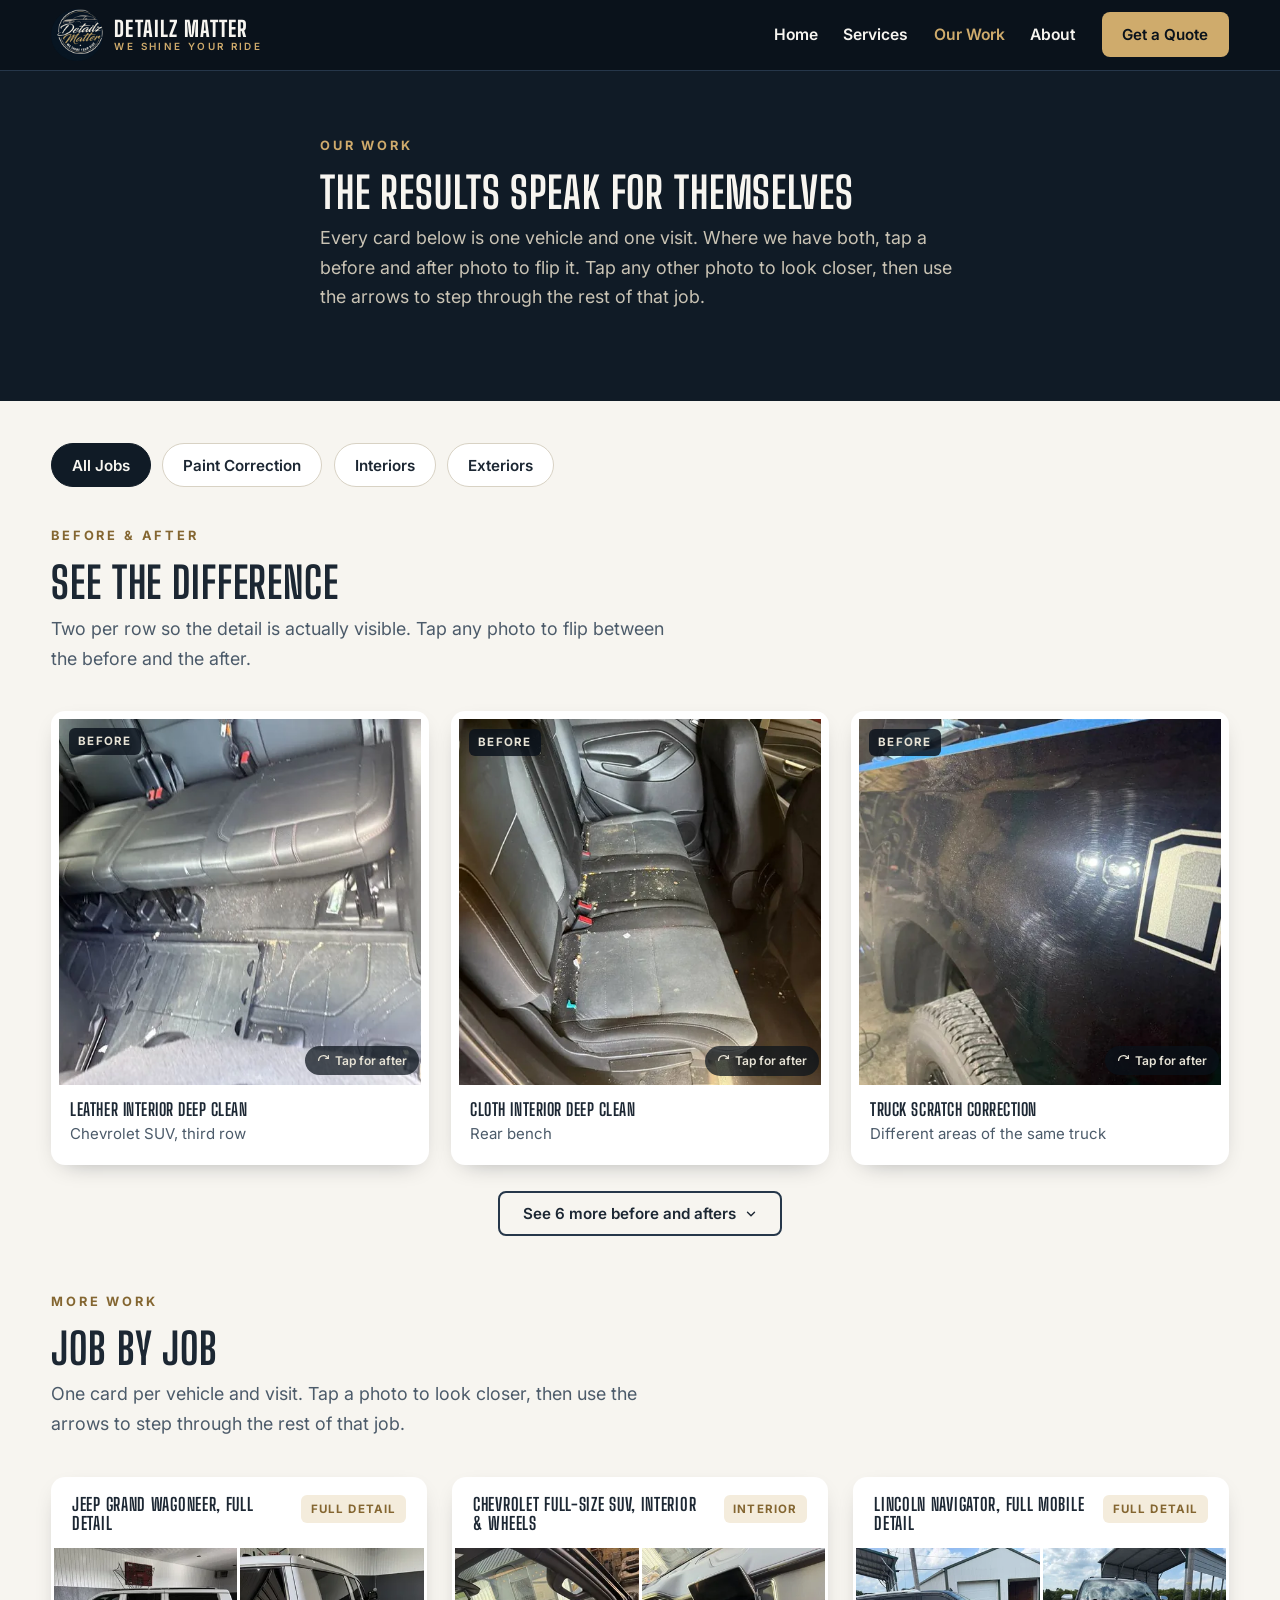
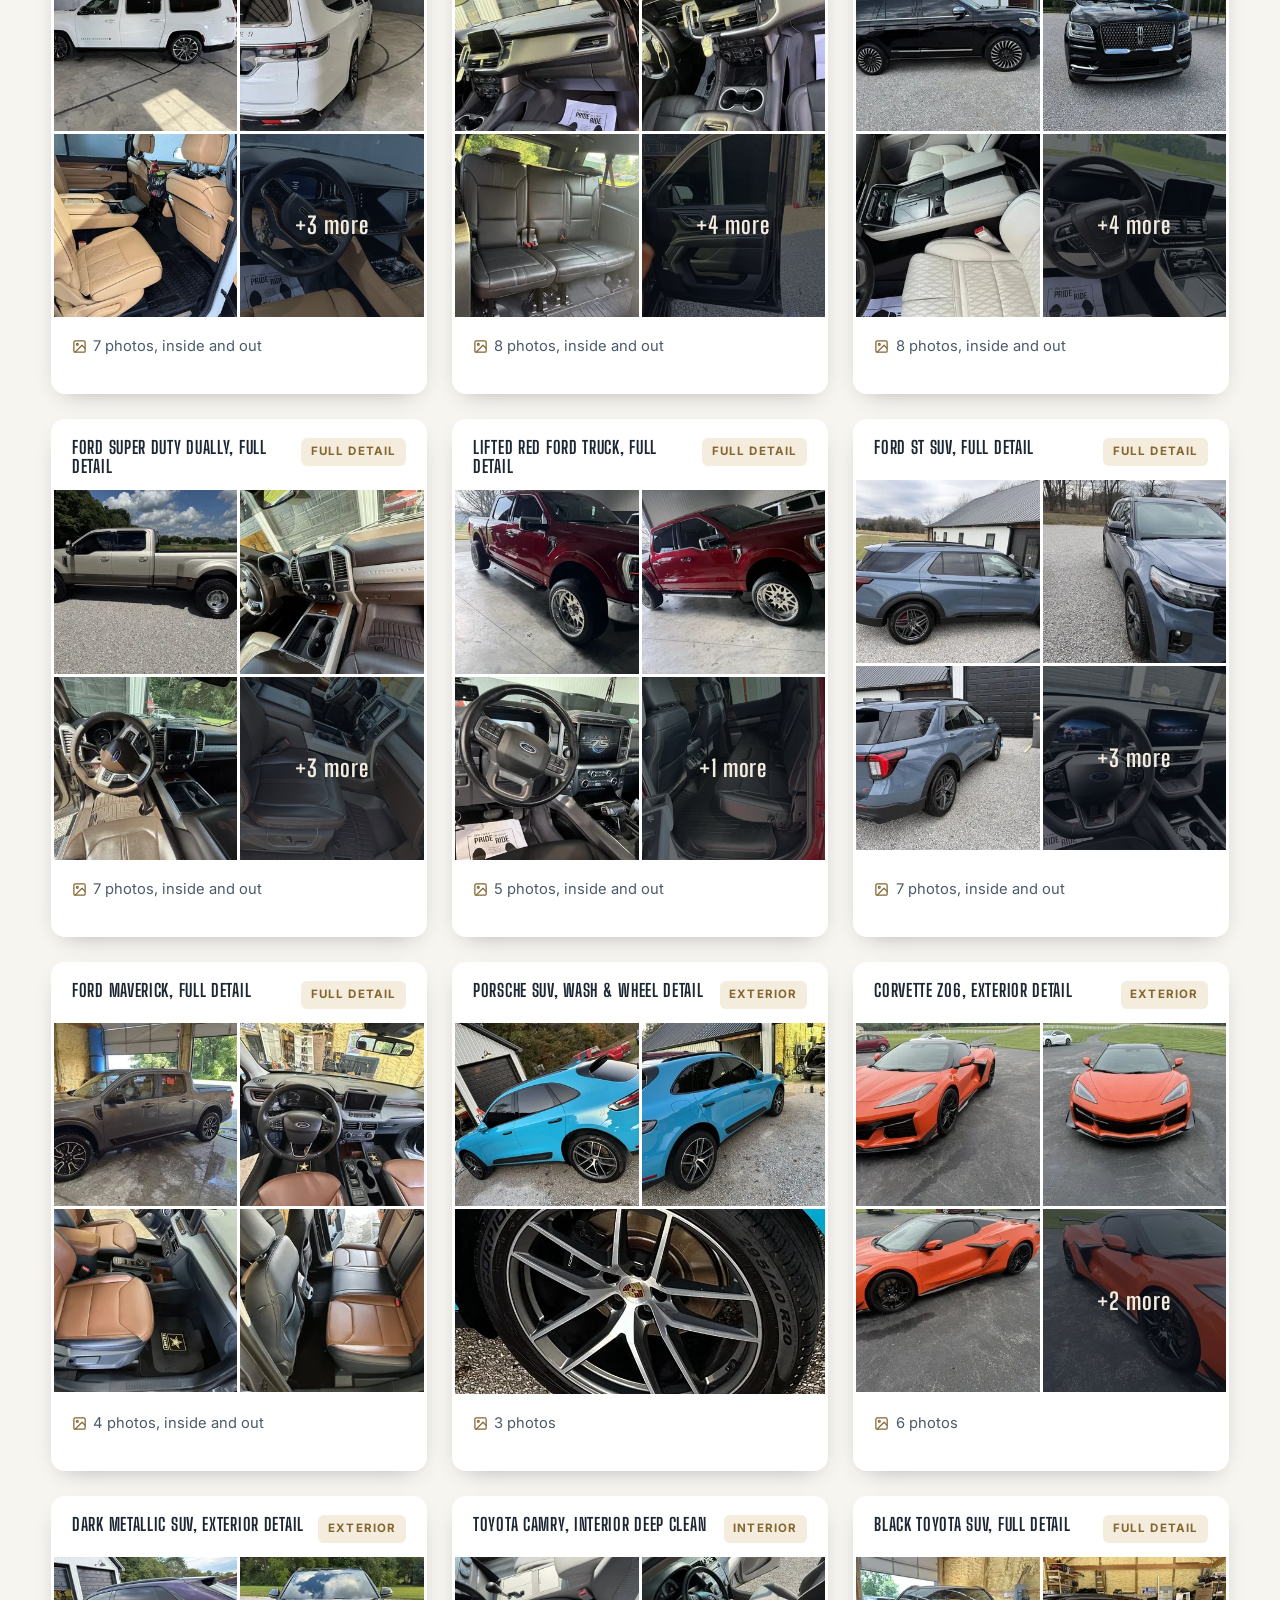
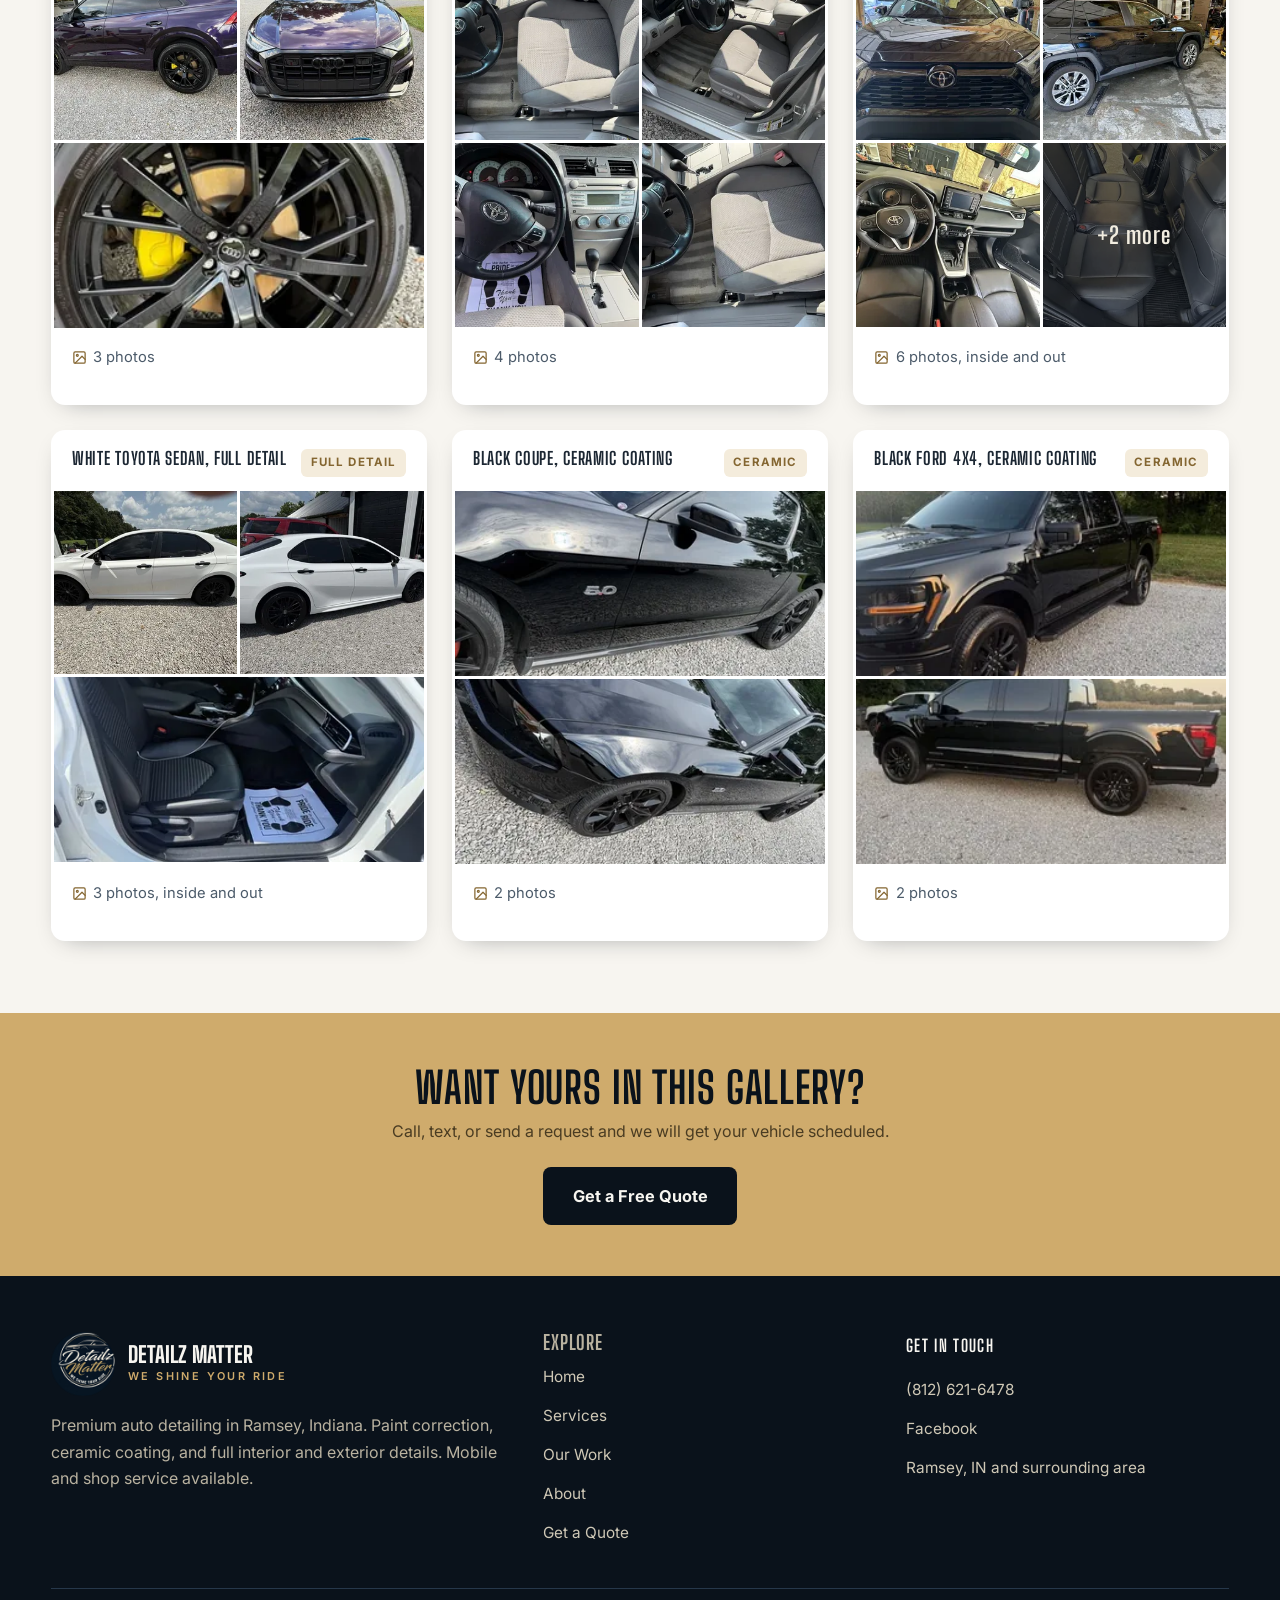
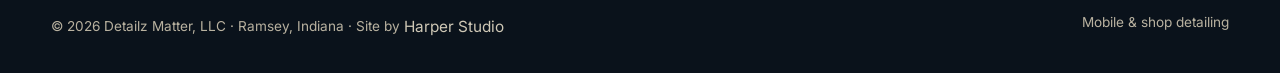
<file: gallery.html>
<!DOCTYPE html>
<html lang="en">
<head>
  <meta charset="UTF-8">
  <meta name="viewport" content="width=device-width, initial-scale=1.0">
  <meta name="color-scheme" content="light only">
  <meta name="supported-color-schemes" content="light">
  <!-- DRAFT MODE: remove the noindex line and open robots.txt at launch -->
  <meta name="robots" content="noindex,nofollow">
  <title>Our Work | Detailing &amp; Paint Correction Gallery | Detailz Matter, Ramsey IN</title>
  <meta name="description" content="Real results from Detailz Matter in Ramsey, Indiana. Paint correction, interior detailing, and exterior detail work on trucks, SUVs, and sports cars.">
  <link rel="canonical" href="https://detailzmatter.co/gallery.html">
  <meta name="geo.region" content="US-IN">
  <meta name="geo.placename" content="Ramsey, Indiana">
  <meta property="og:type" content="website">
  <meta property="og:title" content="Our Work | Detailz Matter, LLC">
  <meta property="og:description" content="Paint correction, interior, and exterior detailing results from Ramsey, Indiana.">
  <meta property="og:url" content="https://detailzmatter.co/gallery.html">
  <meta property="og:image" content="https://detailzmatter.co/img/correction-red-after-2.jpg">
  <meta property="og:site_name" content="Detailz Matter, LLC">
  <meta name="twitter:card" content="summary_large_image">
  <link rel="icon" href="favicon.ico?v=28" sizes="any">
  <link rel="icon" type="image/png" href="img/favicon.png?v=28">
  <link rel="apple-touch-icon" href="img/apple-touch-icon.png?v=28">
  <link rel="preconnect" href="https://fonts.googleapis.com">
  <link rel="preconnect" href="https://fonts.gstatic.com" crossorigin>
  <link href="https://fonts.googleapis.com/css2?family=Big+Shoulders+Display:wght@700;800&family=Inter:wght@400;500;600;700&display=swap" rel="stylesheet">
  <link rel="stylesheet" href="style.css?v=32">
</head>
<body>
<a class="skip-link" href="#main">Skip to content</a>
<header class="nav">
  <div class="wrap">
    <a class="brand" href="index.html">
      <span class="mark"><img src="img/logo.png?v=28" alt="Detailz Matter badge logo" width="52" height="52"></span>
      <span class="name">Detailz Matter<span>We Shine Your Ride</span></span>
    </a>
    <ul class="nav-links" id="navLinks">
      <li><a href="index.html">Home</a></li>
      <li><a href="services.html">Services</a></li>
      <li><a href="gallery.html" class="active">Our Work</a></li>
      <li><a href="about.html">About</a></li>
      <li><a href="contact.html" class="btn nav-cta">Get a Quote</a></li>
    </ul>
    <button class="nav-toggle" id="navToggle" aria-label="Open menu" aria-expanded="false">
      <span></span><span></span><span></span>
    </button>
  </div>
</header>

<main id="main">
<section class="section-dark" style="padding:4rem 0 3.2rem">
  <div class="wrap section-head">
    <p class="eyebrow">Our Work</p>
    <h1>The Results Speak for Themselves</h1>
    <p class="lead">Every card below is one vehicle and one visit. Where we have both, tap a before and after photo to flip it. Tap any other photo to look closer, then use the arrows to step through the rest of that job.</p>
  </div>
</section>

<!--
  JOB CARDS. One .jobcard per vehicle per visit.

  data-cat accepts multiple space-separated values (e.g. "interior exterior") so a
  full detail shows under more than one filter. The filter in main.js hides whole
  cards, and the lightbox scopes its arrow keys to the photos inside the card that
  was clicked.

  CONFIRMED BY ALEX (2026-08-05):
    - Four interior before/after pairs on the Cloth Interior card, including the
      headliner pair (headliner-before shows the staining).
    - Truck Scratch Correction is one job and is a genuine before/after, though the
      two shots are different areas of the truck.
    - The dark red panels are one job. Only the FIRST before/after pair is published;
      correction-red-before-1 and -after-2 are deliberately not shown here.
    - The compound-hood shot is the Corvette's hood, and that job is a wash and
      detail rather than correction.

  ADDED BY ALEX (2026-08-12): three new jobs, grouped by Alex naming them rather
  than by upload batch, so the groupings are trusted:
    - Corvette Z06 (orange, 6 photos). A different vehicle from the WHITE Corvette
      on the "Corvette, Wash & Detail" card further down; do not merge them.
      corvette-hero.jpg on Home is the same car and property.
    - Lifted Ford Super Duty (white, 6 photos). "Ford" and "SUPER DUTY" are both
      legible on the vehicle, so the name is read, not guessed. The trim level and
      engine are NOT claimed.
    - Gray SUV (3 photos). Also a different vehicle from the purple Audi Q8 on the
      "Dark Metallic SUV" card. Make and model are unconfirmed, so the card stays
      generic. The service on the Corvette and SUV cards is inferred from what the
      photos show (exterior only) and needs Logan's confirmation. See JOB-GROUPS.md.

  ADDED 2026-08-13: the nine cards at the top of the job grid, from the 180-photo
  hi-res batch. Sessions were cut from the iOS capture timestamps in the filenames,
  not from appearance, and every vehicle name below was READ off the vehicle at full
  resolution rather than inferred from its shape:
    - GRAND WAGONEER spelled out on the front door.
    - MAVERICK stamped on the tailgate. SUPER DUTY and FX4 OFF ROAD on the Fords.
    - ST badge on the blue Ford SUV tailgate; the model name is not lettered anywhere
      legible, so the card says "Ford ST SUV" rather than naming a model.
    - Toyota, Chevrolet and Ford roundels on steering wheels and grilles. Where only
      the marque was legible the card stops there ("Black Toyota SUV", "Chevrolet
      Full-Size SUV"); no model is claimed.
  The Grand Wagoneer and the red Ford truck came from ONE capture session that held
  two vehicles; the seam is at 18:49 / 18:50. The white Grand Wagoneer is NOT the
  white Range Rover Sport on the "White SUV" card further down.

  TWO IMAGE SIZES from this batch onward. Tiles render around 215px, so each photo
  ships a ~700px tile plus a ~1400px "-lg" file named in data-full. main.js prefers
  data-full when opening the lightbox, so the page stays light and the hi-res only
  loads on demand. Photos without data-full behave exactly as before.

  HIDDEN TILES ARE BLANK ON PURPOSE. Figures past the 4th are display:none, but
  loading="lazy" does not defer a display:none image, so real srcs there cost ~11 MB
  per fresh phone visit. Hidden figures therefore carry a 1x1 data-URI gif as src and
  keep only data-full; their 700px tile file intentionally does not exist unless a
  flip card also shows it. Do NOT "repair" the gif srcs or regenerate those files.

  STILL PROVISIONAL: every other card. Those were grouped by Facebook upload batch,
  which reliably means "posted the same day" but not "same vehicle" (the
  925230/925231 batch alone holds at least three vehicles). Vehicle makes and models
  are deliberately NOT claimed except where confirmed: the Lincoln Navigator (Logan
  named it in his post) and the Corvette (Alex confirmed). See JOB-GROUPS.md.

  UNIFORM TILES. Photos live in a .jc-media grid of two columns. Tile classes keep
  every card's media block the same height (one card-width) no matter the photo
  count, so rows line up and a two-photo job has no dead space:
    1 photo  -> the single tile gets .t-full  (spans both columns, square)
    2 photos -> both get .t-wide             (span both columns, 2:1 each)
    3 photos -> two plain squares, the third .t-wide
    4+       -> four plain squares, the 4th carrying <span class="jc-more">+N more</span>
  Tiles past the 4th stay in the markup and are hidden by CSS, so the lightbox arrows
  still walk the whole job.

  BEFORE/AFTER FLIP CARDS. A job with several pairs uses .jobcard.feature (full row)
  wrapping a .jc-flips grid, four across on desktop. A job with a single pair puts the
  button straight in .jc-media with .t-full. Only for pairs confirmed same vehicle,
  same visit. Structure of one pair:

  <div class="jc-flip">
    <button class="flip" type="button" aria-label="Before and after. Activate to flip.">
      <div class="flip-inner">
        <figure class="flip-face front"><span class="tag">Before</span>
          <img src="img/..." alt="..." loading="lazy"></figure>
        <figure class="flip-face back"><span class="tag after">After</span>
          <img src="img/..." alt="The same ... after ..." loading="lazy"></figure>
      </div>
      <span class="flip-hint">(circular-arrow svg)<span>Tap for after</span></span>
    </button>
    <p class="jc-flip-cap">What the pair shows</p>
  </div>
-->

<section style="padding-top:2.6rem">
  <div class="wrap">
    <div class="filters" role="group" aria-label="Filter work by service">
      <button class="active" data-filter="all">All Jobs</button>
      <button data-filter="correction">Paint Correction</button>
      <button data-filter="interior">Interiors</button>
      <button data-filter="exterior">Exteriors</button>
    </div>

    <div class="section-head" data-section="ba" style="margin-top:2.4rem">
      <p class="eyebrow">Before &amp; After</p>
      <h2>See the Difference</h2>
      <p class="lead">Two per row so the detail is actually visible. Tap any photo to flip between the before and the after.</p>
    </div>
    <div class="ba-showcase" data-section="ba" id="baShowcase">
      <article class="ba-card reveal" data-cat="interior">
        <button class="flip" type="button" aria-label="Leather Interior Deep Clean, Chevrolet SUV third row. Before and after, activate to flip.">
          <div class="flip-inner">
            <figure class="flip-face front"><span class="tag">Before</span>
              <img src="img/chevy-suv-17.webp" alt="Third row bench covered in crumbs before cleaning" loading="lazy"></figure>
            <figure class="flip-face back"><span class="tag after">After</span>
              <img src="img/chevy-suv-16.webp" alt="The same third row spotless after the deep clean" loading="lazy"></figure>
          </div>
          <span class="flip-hint"><svg width="13" height="13" viewBox="0 0 24 24" fill="none" stroke="currentColor" stroke-width="2.2" stroke-linecap="round" stroke-linejoin="round" aria-hidden="true"><path d="M3 12a9 9 0 0 1 15-6.7L21 8"/><path d="M21 3v5h-5"/></svg><span>Tap for after</span></span>
        </button>
        <p class="cap"><b>Leather Interior Deep Clean</b><span>Chevrolet SUV, third row</span></p>
      </article>
      <article class="ba-card reveal" data-cat="interior">
        <button class="flip" type="button" aria-label="Cloth Interior Deep Clean, Rear bench. Before and after, activate to flip.">
          <div class="flip-inner">
            <figure class="flip-face front"><span class="tag">Before</span>
              <img src="img/interior-before-3.webp" alt="Rear bench with crumbs and staining before cleaning" loading="lazy"></figure>
            <figure class="flip-face back"><span class="tag after">After</span>
              <img src="img/interior-cloth-2.webp" alt="The same rear bench after a deep clean" loading="lazy"></figure>
          </div>
          <span class="flip-hint"><svg width="13" height="13" viewBox="0 0 24 24" fill="none" stroke="currentColor" stroke-width="2.2" stroke-linecap="round" stroke-linejoin="round" aria-hidden="true"><path d="M3 12a9 9 0 0 1 15-6.7L21 8"/><path d="M21 3v5h-5"/></svg><span>Tap for after</span></span>
        </button>
        <p class="cap"><b>Cloth Interior Deep Clean</b><span>Rear bench</span></p>
      </article>
      <article class="ba-card reveal" data-cat="correction">
        <button class="flip" type="button" aria-label="Truck Scratch Correction, Different areas of the same truck. Before and after, activate to flip.">
          <div class="flip-inner">
            <figure class="flip-face front"><span class="tag">Before</span>
              <img src="img/correction-truck-before-g700.webp" alt="Scratched truck panel taped off before correction" loading="lazy"></figure>
            <figure class="flip-face back"><span class="tag after">After</span>
              <img src="img/correction-truck-after-g700.webp" alt="Corrected truck paint checked under a work light" loading="lazy"></figure>
          </div>
          <span class="flip-hint"><svg width="13" height="13" viewBox="0 0 24 24" fill="none" stroke="currentColor" stroke-width="2.2" stroke-linecap="round" stroke-linejoin="round" aria-hidden="true"><path d="M3 12a9 9 0 0 1 15-6.7L21 8"/><path d="M21 3v5h-5"/></svg><span>Tap for after</span></span>
        </button>
        <p class="cap"><b>Truck Scratch Correction</b><span>Different areas of the same truck</span></p>
      </article>
      <article class="ba-card reveal ba-extra" data-cat="exterior">
        <button class="flip" type="button" aria-label="Wheel Deep Clean, Porsche SUV. Before and after, activate to flip.">
          <div class="flip-inner">
            <figure class="flip-face front"><span class="tag">Before</span>
              <img src="[data-uri]" data-src="img/porsche-suv-3.webp" alt="Porsche wheel caked with brake dust before cleaning" loading="lazy"></figure>
            <figure class="flip-face back"><span class="tag after">After</span>
              <img src="[data-uri]" data-src="img/porsche-suv-4.webp" alt="The same wheel set spotless after cleaning" loading="lazy"></figure>
          </div>
          <span class="flip-hint"><svg width="13" height="13" viewBox="0 0 24 24" fill="none" stroke="currentColor" stroke-width="2.2" stroke-linecap="round" stroke-linejoin="round" aria-hidden="true"><path d="M3 12a9 9 0 0 1 15-6.7L21 8"/><path d="M21 3v5h-5"/></svg><span>Tap for after</span></span>
        </button>
        <p class="cap"><b>Wheel Deep Clean</b><span>Porsche SUV. Front wheel before, rear after</span></p>
      </article>
      <article class="ba-card reveal ba-extra" data-cat="correction">
        <button class="flip" type="button" aria-label="Red Metallic Paint Correction, Scratches out, gloss back. Before and after, activate to flip.">
          <div class="flip-inner">
            <figure class="flip-face front"><span class="tag">Before</span>
              <img src="[data-uri]" data-src="img/correction-red-before-2-g700.webp" alt="Swirl marks and scratches in dark red paint before correction" loading="lazy"></figure>
            <figure class="flip-face back"><span class="tag after">After</span>
              <img src="[data-uri]" data-src="img/correction-red-after-1-g700.webp" alt="The same dark red paint polished clear after correction" loading="lazy"></figure>
          </div>
          <span class="flip-hint"><svg width="13" height="13" viewBox="0 0 24 24" fill="none" stroke="currentColor" stroke-width="2.2" stroke-linecap="round" stroke-linejoin="round" aria-hidden="true"><path d="M3 12a9 9 0 0 1 15-6.7L21 8"/><path d="M21 3v5h-5"/></svg><span>Tap for after</span></span>
        </button>
        <p class="cap"><b>Red Metallic Paint Correction</b><span>Scratches out, gloss back</span></p>
      </article>
      <article class="ba-card reveal ba-extra" data-cat="interior">
        <button class="flip" type="button" aria-label="Cloth Interior Deep Clean, Toyota Camry. Before and after, activate to flip.">
          <div class="flip-inner">
            <figure class="flip-face front"><span class="tag">Before</span>
              <img src="[data-uri]" data-src="img/toyota-camry-5.webp" alt="Camry seat and carpet heavily soiled before cleaning" loading="lazy"></figure>
            <figure class="flip-face back"><span class="tag after">After</span>
              <img src="[data-uri]" data-src="img/toyota-camry-1.webp" alt="The same seat and carpet spotless after the deep clean" loading="lazy"></figure>
          </div>
          <span class="flip-hint"><svg width="13" height="13" viewBox="0 0 24 24" fill="none" stroke="currentColor" stroke-width="2.2" stroke-linecap="round" stroke-linejoin="round" aria-hidden="true"><path d="M3 12a9 9 0 0 1 15-6.7L21 8"/><path d="M21 3v5h-5"/></svg><span>Tap for after</span></span>
        </button>
        <p class="cap"><b>Cloth Interior Deep Clean</b><span>Toyota Camry, driver seat and carpet</span></p>
      </article>
      <article class="ba-card reveal ba-extra" data-cat="interior">
        <button class="flip" type="button" aria-label="Cloth Interior Deep Clean, Front seat and floor. Before and after, activate to flip.">
          <div class="flip-inner">
            <figure class="flip-face front"><span class="tag">Before</span>
              <img src="[data-uri]" data-src="img/interior-before-1.webp" alt="Soiled cloth seat and floor before cleaning" loading="lazy"></figure>
            <figure class="flip-face back"><span class="tag after">After</span>
              <img src="[data-uri]" data-src="img/interior-cloth-1.webp" alt="The same cloth seat and floor after a deep clean" loading="lazy"></figure>
          </div>
          <span class="flip-hint"><svg width="13" height="13" viewBox="0 0 24 24" fill="none" stroke="currentColor" stroke-width="2.2" stroke-linecap="round" stroke-linejoin="round" aria-hidden="true"><path d="M3 12a9 9 0 0 1 15-6.7L21 8"/><path d="M21 3v5h-5"/></svg><span>Tap for after</span></span>
        </button>
        <p class="cap"><b>Cloth Interior Deep Clean</b><span>Front seat and floor</span></p>
      </article>
      <article class="ba-card reveal ba-extra" data-cat="interior">
        <button class="flip" type="button" aria-label="Cloth Interior Deep Clean, Driver side floor. Before and after, activate to flip.">
          <div class="flip-inner">
            <figure class="flip-face front"><span class="tag">Before</span>
              <img src="[data-uri]" data-src="img/interior-before-2.webp" alt="Muddy driver side floor before cleaning" loading="lazy"></figure>
            <figure class="flip-face back"><span class="tag after">After</span>
              <img src="[data-uri]" data-src="img/interior-cloth-3.webp" alt="The same driver side floor after cleaning, with fresh mats" loading="lazy"></figure>
          </div>
          <span class="flip-hint"><svg width="13" height="13" viewBox="0 0 24 24" fill="none" stroke="currentColor" stroke-width="2.2" stroke-linecap="round" stroke-linejoin="round" aria-hidden="true"><path d="M3 12a9 9 0 0 1 15-6.7L21 8"/><path d="M21 3v5h-5"/></svg><span>Tap for after</span></span>
        </button>
        <p class="cap"><b>Cloth Interior Deep Clean</b><span>Driver side floor</span></p>
      </article>
      <article class="ba-card reveal ba-extra" data-cat="interior">
        <button class="flip" type="button" aria-label="Cloth Interior Deep Clean, Headliner. Before and after, activate to flip.">
          <div class="flip-inner">
            <figure class="flip-face front"><span class="tag">Before</span>
              <img src="[data-uri]" data-src="img/headliner-before.webp" alt="Stained headliner before cleaning" loading="lazy"></figure>
            <figure class="flip-face back"><span class="tag after">After</span>
              <img src="[data-uri]" data-src="img/headliner-after.webp" alt="Clean headliner after cleaning" loading="lazy"></figure>
          </div>
          <span class="flip-hint"><svg width="13" height="13" viewBox="0 0 24 24" fill="none" stroke="currentColor" stroke-width="2.2" stroke-linecap="round" stroke-linejoin="round" aria-hidden="true"><path d="M3 12a9 9 0 0 1 15-6.7L21 8"/><path d="M21 3v5h-5"/></svg><span>Tap for after</span></span>
        </button>
        <p class="cap"><b>Cloth Interior Deep Clean</b><span>Headliner</span></p>
      </article>

    </div>

    <div class="ba-toggle-wrap">
      <button type="button" class="ba-toggle" id="baToggle" aria-expanded="false" aria-controls="baShowcase">
        <span class="ba-toggle-more">See 6 more before and afters</span>
        <span class="ba-toggle-less">Show fewer</span>
        <svg width="14" height="14" viewBox="0 0 24 24" fill="none" stroke="currentColor" stroke-width="2.4" stroke-linecap="round" stroke-linejoin="round" aria-hidden="true"><path d="M6 9l6 6 6-6"/></svg>
      </button>
    </div>


    <div class="section-head" data-section="jobs" style="margin-top:3.4rem">
      <p class="eyebrow">More Work</p>
      <h2>Job by Job</h2>
      <p class="lead">One card per vehicle and visit. Tap a photo to look closer, then use the arrows to step through the rest of that job.</p>
    </div>
    <div class="jobs" data-section="jobs">

      <article class="jobcard reveal" data-cat="interior exterior">
        <div class="jc-head"><h3>Jeep Grand Wagoneer, Full Detail</h3><span class="jc-tag">Full detail</span></div>
        <div class="jc-media">
          <figure><img src="img/grand-wagoneer-1.webp" data-full="img/grand-wagoneer-1-lg.webp" alt="White Jeep Grand Wagoneer detailed and gleaming in the shop" loading="lazy"></figure>
          <figure><span class="jc-more jc-more-m">+5 more</span><img src="img/grand-wagoneer-2.webp" data-full="img/grand-wagoneer-2-lg.webp" alt="Rear of the Grand Wagoneer after a full detail" loading="lazy"></figure>
          <figure><img src="img/grand-wagoneer-3.webp" data-full="img/grand-wagoneer-3-lg.webp" alt="Tan leather seats and floor after a deep interior clean" loading="lazy"></figure>
          <figure><span class="jc-more">+3 more</span><img src="img/grand-wagoneer-4.webp" data-full="img/grand-wagoneer-4-lg.webp" alt="Dashboard and steering wheel wiped down" loading="lazy"></figure>
          <figure><img src="[data-uri]" data-full="img/grand-wagoneer-5-lg.webp" alt="Interior detail work on the Jeep Grand Wagoneer" loading="lazy"></figure>
          <figure><img src="[data-uri]" data-full="img/grand-wagoneer-6-lg.webp" alt="Interior detail work on the Jeep Grand Wagoneer" loading="lazy"></figure>
          <figure><img src="[data-uri]" data-full="img/grand-wagoneer-7-lg.webp" alt="Interior detail work on the Jeep Grand Wagoneer" loading="lazy"></figure>
        </div>
        <p class="jc-foot">
          <svg width="15" height="15" viewBox="0 0 24 24" fill="none" stroke="currentColor" stroke-width="2" stroke-linecap="round" stroke-linejoin="round" aria-hidden="true"><rect x="3" y="3" width="18" height="18" rx="2"/><circle cx="8.5" cy="8.5" r="1.5"/><path d="M21 15l-5-5L5 21"/></svg>
          7 photos, inside and out
        </p>
      </article>

      <article class="jobcard reveal" data-cat="interior exterior">
        <div class="jc-head"><h3>Chevrolet Full-Size SUV, Interior &amp; Wheels</h3><span class="jc-tag">Interior</span></div>
        <div class="jc-media">
          <figure><img src="img/chevy-suv-1.webp" data-full="img/chevy-suv-1-lg.webp" alt="Chevrolet SUV dash and vents wiped down" loading="lazy"></figure>
          <figure><span class="jc-more jc-more-m">+6 more</span><img src="img/chevy-suv-2.webp" data-full="img/chevy-suv-2-lg.webp" alt="Centre console and screen cleaned" loading="lazy"></figure>
          <figure><img src="img/chevy-suv-3.webp" data-full="img/chevy-suv-3-lg.webp" alt="Rear bench spotless after a deep clean" loading="lazy"></figure>
          <figure><span class="jc-more">+4 more</span><img src="img/chevy-suv-4.webp" data-full="img/chevy-suv-4-lg.webp" alt="Door panel and sill cleaned" loading="lazy"></figure>
          <figure><img src="[data-uri]" data-full="img/chevy-suv-5-lg.webp" alt="Interior detail work on the Chevrolet Full-Size SUV" loading="lazy"></figure>
          <figure><img src="[data-uri]" data-full="img/chevy-suv-6-lg.webp" alt="Interior detail work on the Chevrolet Full-Size SUV" loading="lazy"></figure>
          <figure><img src="[data-uri]" data-full="img/chevy-suv-7-lg.webp" alt="Interior detail work on the Chevrolet Full-Size SUV" loading="lazy"></figure>
          <figure><img src="[data-uri]" data-full="img/chevy-suv-8-lg.webp" alt="Interior detail work on the Chevrolet Full-Size SUV" loading="lazy"></figure>
        </div>
        <p class="jc-foot">
          <svg width="15" height="15" viewBox="0 0 24 24" fill="none" stroke="currentColor" stroke-width="2" stroke-linecap="round" stroke-linejoin="round" aria-hidden="true"><rect x="3" y="3" width="18" height="18" rx="2"/><circle cx="8.5" cy="8.5" r="1.5"/><path d="M21 15l-5-5L5 21"/></svg>
          8 photos, inside and out
        </p>
      </article>

      <article class="jobcard reveal" data-cat="interior exterior">
        <div class="jc-head"><h3>Lincoln Navigator, Full Mobile Detail</h3><span class="jc-tag">Full detail</span></div>
        <div class="jc-media">
          <figure><img src="img/navigator-side.webp" alt="Black Lincoln Navigator with glossy paint and dressed tires" loading="lazy"></figure>
          <figure><span class="jc-more jc-more-m">+6 more</span><img src="img/navigator-front-g400.webp" alt="Front of the detailed Lincoln Navigator" loading="lazy"></figure>
          <figure><img src="img/navigator-seats-g400.webp" alt="Cream leather seats after a deep interior detail" loading="lazy"></figure>
          <figure><span class="jc-more">+4 more</span><img src="img/navigator-dash.webp" alt="Spotless dashboard and steering wheel" loading="lazy"></figure>
          <figure><img src="img/navigator-profile.webp" alt="Side profile of the detailed Lincoln Navigator" loading="lazy"></figure>
          <figure><img src="img/navigator-rear-seats.webp" alt="Rear seats and carpet spotless after detailing" loading="lazy"></figure>
          <figure><img src="img/navigator-door.webp" alt="Door sill and jamb cleaned" loading="lazy"></figure>
          <figure><img src="img/navigator-door-2.webp" alt="Interior door panel cleaned and conditioned" loading="lazy"></figure>
        </div>
        <p class="jc-foot">
          <svg width="15" height="15" viewBox="0 0 24 24" fill="none" stroke="currentColor" stroke-width="2" stroke-linecap="round" stroke-linejoin="round" aria-hidden="true"><rect x="3" y="3" width="18" height="18" rx="2"/><circle cx="8.5" cy="8.5" r="1.5"/><path d="M21 15l-5-5L5 21"/></svg>
          8 photos, inside and out
        </p>
      </article>

      <article class="jobcard reveal" data-cat="interior exterior">
        <div class="jc-head"><h3>Ford Super Duty Dually, Full Detail</h3><span class="jc-tag">Full detail</span></div>
        <div class="jc-media">
          <figure><img src="img/super-duty-dually-1.webp" data-full="img/super-duty-dually-1-lg.webp" alt="Two tone Ford Super Duty dually washed and detailed" loading="lazy"></figure>
          <figure><span class="jc-more jc-more-m">+5 more</span><img src="img/super-duty-dually-2.webp" data-full="img/super-duty-dually-2-lg.webp" alt="Super Duty dash and console after an interior detail" loading="lazy"></figure>
          <figure><img src="img/super-duty-dually-3.webp" data-full="img/super-duty-dually-3-lg.webp" alt="Steering wheel and centre console cleaned" loading="lazy"></figure>
          <figure><span class="jc-more">+3 more</span><img src="img/super-duty-dually-4.webp" data-full="img/super-duty-dually-4-lg.webp" alt="Saddle leather front seat and floor liner deep cleaned" loading="lazy"></figure>
          <figure><img src="[data-uri]" data-full="img/super-duty-dually-5-lg.webp" alt="Interior detail work on the Ford Super Duty Dually" loading="lazy"></figure>
          <figure><img src="[data-uri]" data-full="img/super-duty-dually-6-lg.webp" alt="Interior detail work on the Ford Super Duty Dually" loading="lazy"></figure>
          <figure><img src="[data-uri]" data-full="img/super-duty-dually-8-lg.webp" alt="Interior detail work on the Ford Super Duty Dually" loading="lazy"></figure>
        </div>
        <p class="jc-foot">
          <svg width="15" height="15" viewBox="0 0 24 24" fill="none" stroke="currentColor" stroke-width="2" stroke-linecap="round" stroke-linejoin="round" aria-hidden="true"><rect x="3" y="3" width="18" height="18" rx="2"/><circle cx="8.5" cy="8.5" r="1.5"/><path d="M21 15l-5-5L5 21"/></svg>
          7 photos, inside and out
        </p>
      </article>

      <article class="jobcard reveal" data-cat="interior exterior">
        <div class="jc-head"><h3>Lifted Red Ford Truck, Full Detail</h3><span class="jc-tag">Full detail</span></div>
        <div class="jc-media">
          <figure><img src="img/red-ford-truck-1.webp" data-full="img/red-ford-truck-1-lg.webp" alt="Lifted red Ford crew cab with a mirror finish" loading="lazy"></figure>
          <figure><span class="jc-more jc-more-m">+3 more</span><img src="img/red-ford-truck-2.webp" data-full="img/red-ford-truck-2-lg.webp" alt="Front of the red Ford truck after detailing" loading="lazy"></figure>
          <figure><img src="img/red-ford-truck-3.webp" data-full="img/red-ford-truck-3-lg.webp" alt="Truck dash and console cleaned" loading="lazy"></figure>
          <figure><span class="jc-more">+1 more</span><img src="img/red-ford-truck-4.webp" data-full="img/red-ford-truck-4-lg.webp" alt="Rear bench and floor liners after an interior clean" loading="lazy"></figure>
          <figure><img src="[data-uri]" data-full="img/red-ford-truck-6-lg.webp" alt="Interior detail work on the Lifted Red Ford Truck" loading="lazy"></figure>
        </div>
        <p class="jc-foot">
          <svg width="15" height="15" viewBox="0 0 24 24" fill="none" stroke="currentColor" stroke-width="2" stroke-linecap="round" stroke-linejoin="round" aria-hidden="true"><rect x="3" y="3" width="18" height="18" rx="2"/><circle cx="8.5" cy="8.5" r="1.5"/><path d="M21 15l-5-5L5 21"/></svg>
          5 photos, inside and out
        </p>
      </article>

      <article class="jobcard reveal" data-cat="interior exterior">
        <div class="jc-head"><h3>Ford ST SUV, Full Detail</h3><span class="jc-tag">Full detail</span></div>
        <div class="jc-media">
          <figure><img src="img/ford-st-suv-1.webp" data-full="img/ford-st-suv-1-lg.webp" alt="Blue grey Ford ST SUV detailed and shining" loading="lazy"></figure>
          <figure><span class="jc-more jc-more-m">+5 more</span><img src="img/ford-st-suv-2.webp" data-full="img/ford-st-suv-2-lg.webp" alt="Front of the Ford ST after a full detail" loading="lazy"></figure>
          <figure><img src="img/ford-st-suv-3.webp" data-full="img/ford-st-suv-3-lg.webp" alt="Rear quarter of the Ford ST showing the ST badge" loading="lazy"></figure>
          <figure><span class="jc-more">+3 more</span><img src="img/ford-st-suv-4.webp" data-full="img/ford-st-suv-4-lg.webp" alt="Dash and steering wheel cleaned" loading="lazy"></figure>
          <figure><img src="[data-uri]" data-full="img/ford-st-suv-5-lg.webp" alt="Interior detail work on the Ford ST SUV" loading="lazy"></figure>
          <figure><img src="[data-uri]" data-full="img/ford-st-suv-6-lg.webp" alt="Interior detail work on the Ford ST SUV" loading="lazy"></figure>
          <figure><img src="[data-uri]" data-full="img/ford-st-suv-8-lg.webp" alt="Interior detail work on the Ford ST SUV" loading="lazy"></figure>
        </div>
        <p class="jc-foot">
          <svg width="15" height="15" viewBox="0 0 24 24" fill="none" stroke="currentColor" stroke-width="2" stroke-linecap="round" stroke-linejoin="round" aria-hidden="true"><rect x="3" y="3" width="18" height="18" rx="2"/><circle cx="8.5" cy="8.5" r="1.5"/><path d="M21 15l-5-5L5 21"/></svg>
          7 photos, inside and out
        </p>
      </article>

      <article class="jobcard reveal" data-cat="interior exterior">
        <div class="jc-head"><h3>Ford Maverick, Full Detail</h3><span class="jc-tag">Full detail</span></div>
        <div class="jc-media">
          <figure><img src="img/ford-maverick-1.webp" data-full="img/ford-maverick-1-lg.webp" alt="Grey Ford Maverick washed and detailed" loading="lazy"></figure>
          <figure><span class="jc-more jc-more-m">+2 more</span><img src="img/ford-maverick-3.webp" data-full="img/ford-maverick-3-lg.webp" alt="Dash and console cleaned" loading="lazy"></figure>
          <figure><img src="img/ford-maverick-4.webp" data-full="img/ford-maverick-4-lg.webp" alt="Saddle leather front seat and floor mat deep cleaned" loading="lazy"></figure>
          <figure><img src="img/ford-maverick-5.webp" data-full="img/ford-maverick-5-lg.webp" alt="Interior detail work on the Ford Maverick" loading="lazy"></figure>
        </div>
        <p class="jc-foot">
          <svg width="15" height="15" viewBox="0 0 24 24" fill="none" stroke="currentColor" stroke-width="2" stroke-linecap="round" stroke-linejoin="round" aria-hidden="true"><rect x="3" y="3" width="18" height="18" rx="2"/><circle cx="8.5" cy="8.5" r="1.5"/><path d="M21 15l-5-5L5 21"/></svg>
          4 photos, inside and out
        </p>
      </article>

      <article class="jobcard reveal" data-cat="exterior">
        <div class="jc-head"><h3>Porsche SUV, Wash &amp; Wheel Detail</h3><span class="jc-tag">Exterior</span></div>
        <div class="jc-media">
          <figure><img src="img/porsche-suv-1.webp" data-full="img/porsche-suv-1-lg.webp" alt="Teal Porsche SUV washed and gleaming outside the shop" loading="lazy"></figure>
          <figure><span class="jc-more jc-more-m">+1 more</span><img src="img/porsche-suv-2.webp" data-full="img/porsche-suv-2-lg.webp" alt="Rear of the teal Porsche SUV after detailing" loading="lazy"></figure>
          <figure class="t-wide"><img src="img/porsche-suv-4.webp" data-full="img/porsche-suv-4-lg.webp" alt="Rear wheel with its machined face spotless after detailing" loading="lazy"></figure>
        </div>
        <p class="jc-foot">
          <svg width="15" height="15" viewBox="0 0 24 24" fill="none" stroke="currentColor" stroke-width="2" stroke-linecap="round" stroke-linejoin="round" aria-hidden="true"><rect x="3" y="3" width="18" height="18" rx="2"/><circle cx="8.5" cy="8.5" r="1.5"/><path d="M21 15l-5-5L5 21"/></svg>
          3 photos
        </p>
      </article>

      <article class="jobcard reveal" data-cat="exterior">
        <div class="jc-head"><h3>Corvette Z06, Exterior Detail</h3><span class="jc-tag">Exterior</span></div>
        <div class="jc-media">
          <figure><img src="img/corvette-zo6-6.webp" alt="Orange Corvette Z06 gleaming after an exterior detail" loading="lazy"></figure>
          <figure><span class="jc-more jc-more-m">+4 more</span><img src="img/corvette-zo6-3.webp" alt="Front of the orange Corvette Z06 after detailing" loading="lazy"></figure>
          <figure><img src="img/corvette-zo6-2.webp" alt="Side profile of the orange Corvette Z06 with a mirror finish" loading="lazy"></figure>
          <figure><span class="jc-more">+2 more</span><img src="img/corvette-zo6-1.webp" alt="Door and rear quarter of the Corvette Z06 polished clear" loading="lazy"></figure>
          <figure><img src="img/corvette-zo6-4.webp" alt="Front wheel and tire cleaned and dressed on the Corvette Z06" loading="lazy"></figure>
          <figure><img src="img/corvette-zo6-5.webp" alt="Rear quarter of the Corvette Z06 outside the shop after detailing" loading="lazy"></figure>
        </div>
        <p class="jc-foot">
          <svg width="15" height="15" viewBox="0 0 24 24" fill="none" stroke="currentColor" stroke-width="2" stroke-linecap="round" stroke-linejoin="round" aria-hidden="true"><rect x="3" y="3" width="18" height="18" rx="2"/><circle cx="8.5" cy="8.5" r="1.5"/><path d="M21 15l-5-5L5 21"/></svg>
          6 photos
        </p>
      </article>

      <article class="jobcard reveal" data-cat="exterior">
        <div class="jc-head"><h3>Dark Metallic SUV, Exterior Detail</h3><span class="jc-tag">Exterior</span></div>
        <div class="jc-media">
          <figure><img src="img/audi-q8-profile-g400.webp" alt="Dark metallic SUV with a glossy finish after detailing" loading="lazy"></figure>
          <figure><span class="jc-more jc-more-m">+1 more</span><img src="img/audi-q8-front.webp" alt="Front of the dark metallic SUV after detailing" loading="lazy"></figure>
          <figure class="t-wide"><img src="img/wheel-detail.webp" alt="Wheel and brake caliper cleaned in fine detail" loading="lazy"></figure>
        </div>
        <p class="jc-foot">
          <svg width="15" height="15" viewBox="0 0 24 24" fill="none" stroke="currentColor" stroke-width="2" stroke-linecap="round" stroke-linejoin="round" aria-hidden="true"><rect x="3" y="3" width="18" height="18" rx="2"/><circle cx="8.5" cy="8.5" r="1.5"/><path d="M21 15l-5-5L5 21"/></svg>
          3 photos
        </p>
      </article>

      <article class="jobcard reveal" data-cat="interior">
        <div class="jc-head"><h3>Toyota Camry, Interior Deep Clean</h3><span class="jc-tag">Interior</span></div>
        <div class="jc-media">
          <figure><img src="img/toyota-camry-1.webp" data-full="img/toyota-camry-1-lg.webp" alt="Camry cloth seat and carpet spotless after a deep clean" loading="lazy"></figure>
          <figure><span class="jc-more jc-more-m">+2 more</span><img src="img/toyota-camry-2.webp" data-full="img/toyota-camry-2-lg.webp" alt="Driver side of the Camry after interior detailing" loading="lazy"></figure>
          <figure><img src="img/toyota-camry-3.webp" data-full="img/toyota-camry-3-lg.webp" alt="Camry steering wheel and dash cleaned" loading="lazy"></figure>
          <figure><img src="img/toyota-camry-4.webp" data-full="img/toyota-camry-4-lg.webp" alt="Front seat and floor after shampooing" loading="lazy"></figure>
        </div>
        <p class="jc-foot">
          <svg width="15" height="15" viewBox="0 0 24 24" fill="none" stroke="currentColor" stroke-width="2" stroke-linecap="round" stroke-linejoin="round" aria-hidden="true"><rect x="3" y="3" width="18" height="18" rx="2"/><circle cx="8.5" cy="8.5" r="1.5"/><path d="M21 15l-5-5L5 21"/></svg>
          4 photos
        </p>
      </article>

      <article class="jobcard reveal" data-cat="interior exterior">
        <div class="jc-head"><h3>Black Toyota SUV, Full Detail</h3><span class="jc-tag">Full detail</span></div>
        <div class="jc-media">
          <figure><img src="img/toyota-suv-1.webp" data-full="img/toyota-suv-1-lg.webp" alt="Front of the black Toyota SUV after a full detail" loading="lazy"></figure>
          <figure><span class="jc-more jc-more-m">+4 more</span><img src="img/toyota-suv-2.webp" data-full="img/toyota-suv-2-lg.webp" alt="Black Toyota SUV in the shop after detailing" loading="lazy"></figure>
          <figure><img src="img/toyota-suv-3.webp" data-full="img/toyota-suv-3-lg.webp" alt="Dash and steering wheel cleaned" loading="lazy"></figure>
          <figure><span class="jc-more">+2 more</span><img src="img/toyota-suv-4.webp" data-full="img/toyota-suv-4-lg.webp" alt="Rear seats and floor deep cleaned" loading="lazy"></figure>
          <figure><img src="[data-uri]" data-full="img/toyota-suv-5-lg.webp" alt="Interior detail work on the Black Toyota SUV" loading="lazy"></figure>
          <figure><img src="[data-uri]" data-full="img/toyota-suv-6-lg.webp" alt="Interior detail work on the Black Toyota SUV" loading="lazy"></figure>
        </div>
        <p class="jc-foot">
          <svg width="15" height="15" viewBox="0 0 24 24" fill="none" stroke="currentColor" stroke-width="2" stroke-linecap="round" stroke-linejoin="round" aria-hidden="true"><rect x="3" y="3" width="18" height="18" rx="2"/><circle cx="8.5" cy="8.5" r="1.5"/><path d="M21 15l-5-5L5 21"/></svg>
          6 photos, inside and out
        </p>
      </article>
      <article class="jobcard reveal" data-cat="interior exterior">
        <div class="jc-head"><h3>White Toyota Sedan, Full Detail</h3><span class="jc-tag">Full detail</span></div>
        <div class="jc-media">
          <figure><img src="img/white-toyota-1.webp" data-full="img/white-toyota-1-lg.webp" alt="White Toyota sedan gleaming after a full detail" loading="lazy"></figure>
          <figure><span class="jc-more jc-more-m">+1 more</span><img src="img/white-toyota-2.webp" data-full="img/white-toyota-2-lg.webp" alt="Rear quarter of the white Toyota after washing" loading="lazy"></figure>
          <figure class="t-wide"><img src="img/white-toyota-3.webp" data-full="img/white-toyota-3-lg.webp" alt="Front seat and floor after the interior detail" loading="lazy"></figure>
        </div>
        <p class="jc-foot">
          <svg width="15" height="15" viewBox="0 0 24 24" fill="none" stroke="currentColor" stroke-width="2" stroke-linecap="round" stroke-linejoin="round" aria-hidden="true"><rect x="3" y="3" width="18" height="18" rx="2"/><circle cx="8.5" cy="8.5" r="1.5"/><path d="M21 15l-5-5L5 21"/></svg>
          3 photos, inside and out
        </p>
      </article>
      <article class="jobcard reveal" data-cat="exterior">
        <div class="jc-head"><h3>Black Coupe, Ceramic Coating</h3><span class="jc-tag">Ceramic</span></div>
        <div class="jc-media">
          <figure class="t-wide"><img src="img/black-coupe-1.webp" data-full="img/black-coupe-1-lg.webp" alt="Black coupe with a deep gloss along the door and 5.0 fender badge" loading="lazy"></figure>
          <figure class="t-wide"><img src="img/black-coupe-2.webp" data-full="img/black-coupe-2-lg.webp" alt="Front of the black coupe after a ceramic coating" loading="lazy"></figure>
        </div>
        <p class="jc-foot">
          <svg width="15" height="15" viewBox="0 0 24 24" fill="none" stroke="currentColor" stroke-width="2" stroke-linecap="round" stroke-linejoin="round" aria-hidden="true"><rect x="3" y="3" width="18" height="18" rx="2"/><circle cx="8.5" cy="8.5" r="1.5"/><path d="M21 15l-5-5L5 21"/></svg>
          2 photos
        </p>
      </article>

      <article class="jobcard reveal" data-cat="exterior">
        <div class="jc-head"><h3>Black Ford 4X4, Ceramic Coating</h3><span class="jc-tag">Ceramic</span></div>
        <div class="jc-media">
          <figure class="t-wide"><img src="img/black-ford-truck-1.webp" data-full="img/black-ford-truck-1-lg.webp" alt="Black Ford crew cab with a mirror finish at dusk" loading="lazy"></figure>
          <figure class="t-wide"><img src="img/black-ford-truck-2.webp" data-full="img/black-ford-truck-2-lg.webp" alt="Bed and rear quarter of the black Ford 4X4 after coating" loading="lazy"></figure>
        </div>
        <p class="jc-foot">
          <svg width="15" height="15" viewBox="0 0 24 24" fill="none" stroke="currentColor" stroke-width="2" stroke-linecap="round" stroke-linejoin="round" aria-hidden="true"><rect x="3" y="3" width="18" height="18" rx="2"/><circle cx="8.5" cy="8.5" r="1.5"/><path d="M21 15l-5-5L5 21"/></svg>
          2 photos
        </p>
      </article>

    </div>
  </div>
</section>

<div class="cta-ribbon">
  <div class="wrap">
    <h2>Want Yours in This Gallery?</h2>
    <p>Call, text, or send a request and we will get your vehicle scheduled.</p>
    <a class="btn" href="contact.html">Get a Free Quote</a>
  </div>
</div>
</main>


<footer class="site">
  <div class="wrap">
    <div class="cols">
      <div>
        <div class="brandline">
          <img src="img/logo.png?v=28" alt="" width="64" height="64">
          <div><div class="n">Detailz Matter</div><div class="t">We Shine Your Ride</div></div>
        </div>
        <p>Premium auto detailing in Ramsey, Indiana. Paint correction, ceramic coating, and full interior and exterior details. Mobile and shop service available.</p>
      </div>
      <div class="footer-col">
        <h3>Explore</h3>
        <ul>
          <li><a href="index.html">Home</a></li>
          <li><a href="services.html">Services</a></li>
          <li><a href="gallery.html">Our Work</a></li>
          <li><a href="about.html">About</a></li>
          <li><a href="contact.html">Get a Quote</a></li>
        </ul>
      </div>
      <div>
        <h4>Get in Touch</h4>
        <ul>
          <li><a href="tel:+18126216478">(812) 621-6478</a></li>
          <li><a href="https://www.facebook.com/profile.php?id=100094147053222" rel="noopener" target="_blank">Facebook</a></li>
          <li><a href="https://www.google.com/maps/search/?api=1&amp;query=Ramsey%2C+IN" rel="noopener" target="_blank">Ramsey, IN and surrounding area</a></li>
        </ul>
      </div>
    </div>
    <div class="fine">
      <span>&copy; 2026 Detailz Matter, LLC &middot; Ramsey, Indiana &middot; Site by <a href="https://harperstudio.co/" target="_blank" rel="noopener">Harper Studio</a></span>
      <span>Mobile &amp; shop detailing</span>
    </div>
  </div>
</footer>

<a class="mcall" href="tel:+18126216478" aria-label="Call Detailz Matter for a free quote">
  <svg width="18" height="18" viewBox="0 0 24 24" fill="none" stroke="currentColor" stroke-width="2" stroke-linecap="round" stroke-linejoin="round" aria-hidden="true"><path d="M22 16.92v3a2 2 0 0 1-2.18 2 19.79 19.79 0 0 1-8.63-3.07 19.5 19.5 0 0 1-6-6 19.79 19.79 0 0 1-3.07-8.67A2 2 0 0 1 4.11 2h3a2 2 0 0 1 2 1.72 12.84 12.84 0 0 0 .7 2.81 2 2 0 0 1-.45 2.11L8.09 9.91a16 16 0 0 0 6 6l1.27-1.27a2 2 0 0 1 2.11-.45 12.84 12.84 0 0 0 2.81.7A2 2 0 0 1 22 16.92z"/></svg>
  <span>Call for a Free Quote</span>
</a>

<div class="lightbox" id="lightbox" aria-modal="true" role="dialog">
  <button class="lb-close" aria-label="Close image">&times;</button>
  <button class="lb-prev" aria-label="Previous image" hidden>&#8249;</button>
  <button class="lb-next" aria-label="Next image" hidden>&#8250;</button>
  <img alt="">
  <p class="lb-cap" hidden></p>
</div>

<script src="main.js?v=29"></script>
</body>
</html>
</file>
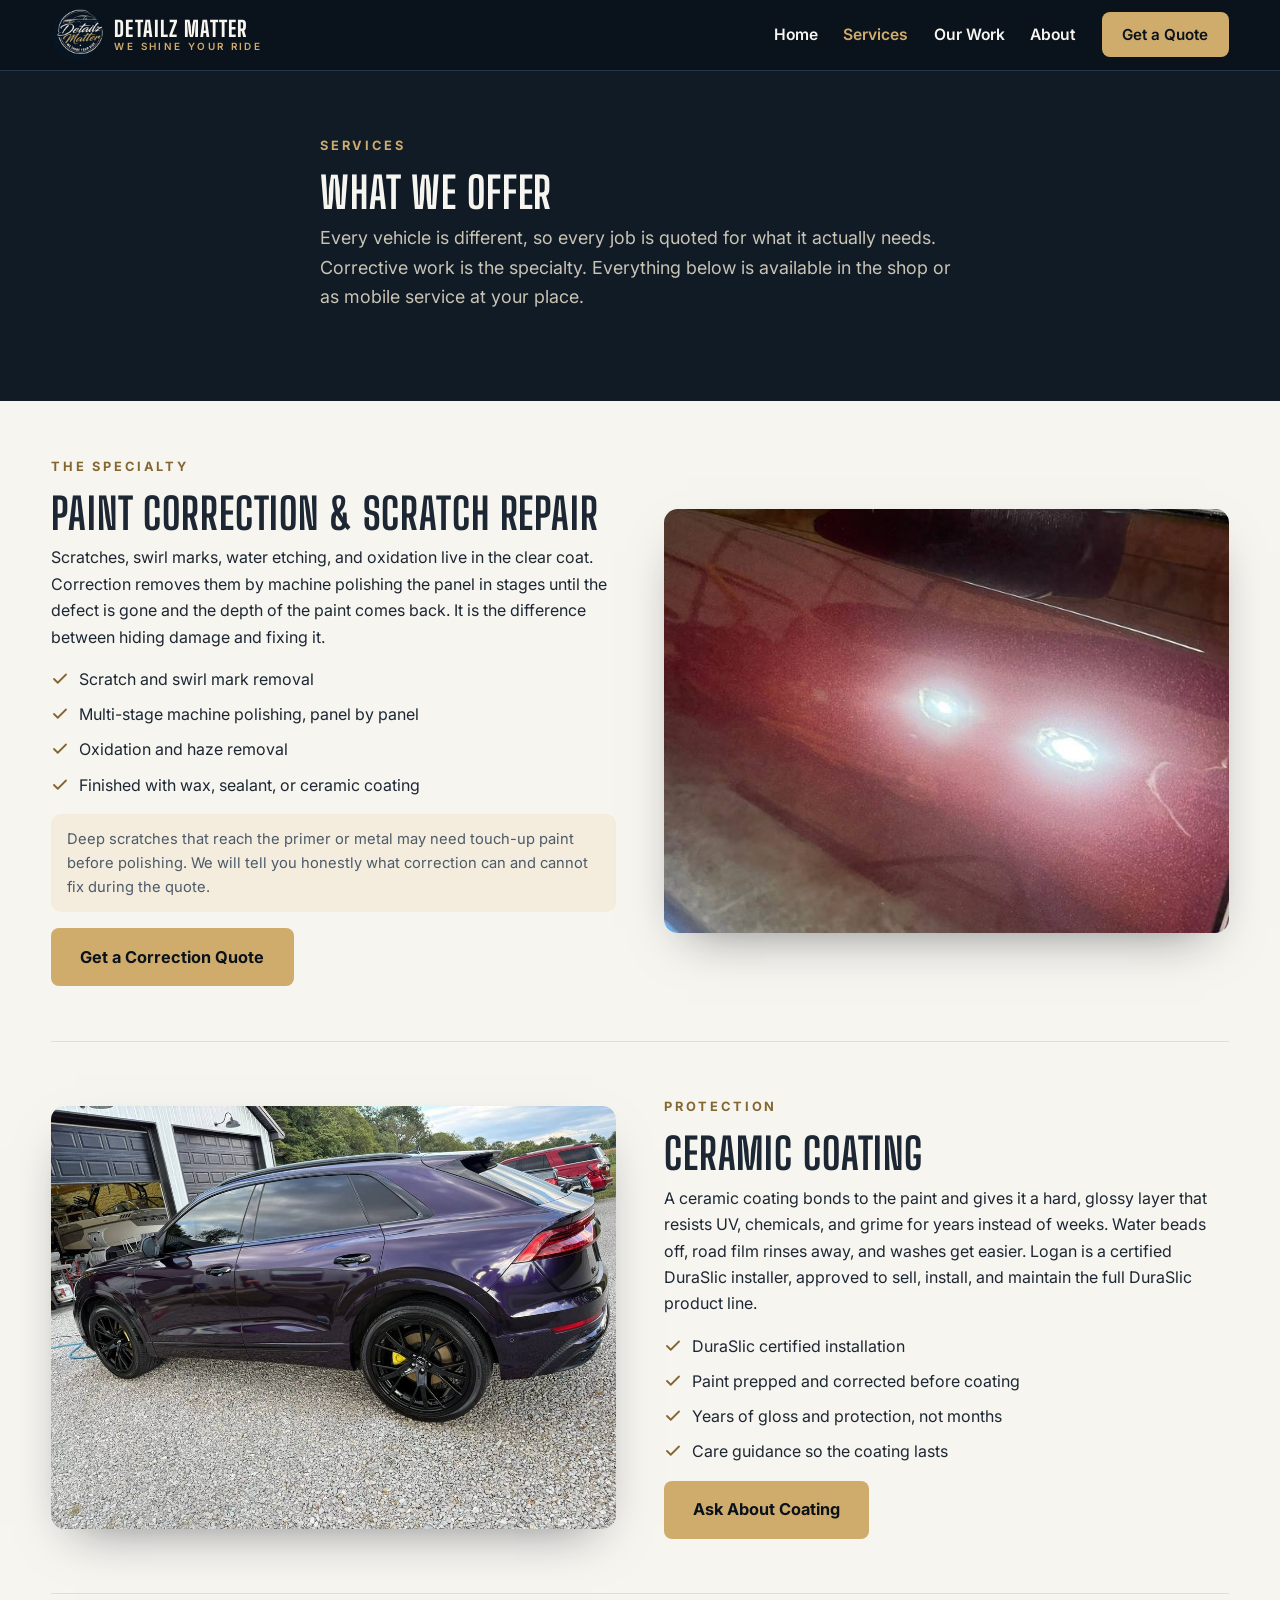
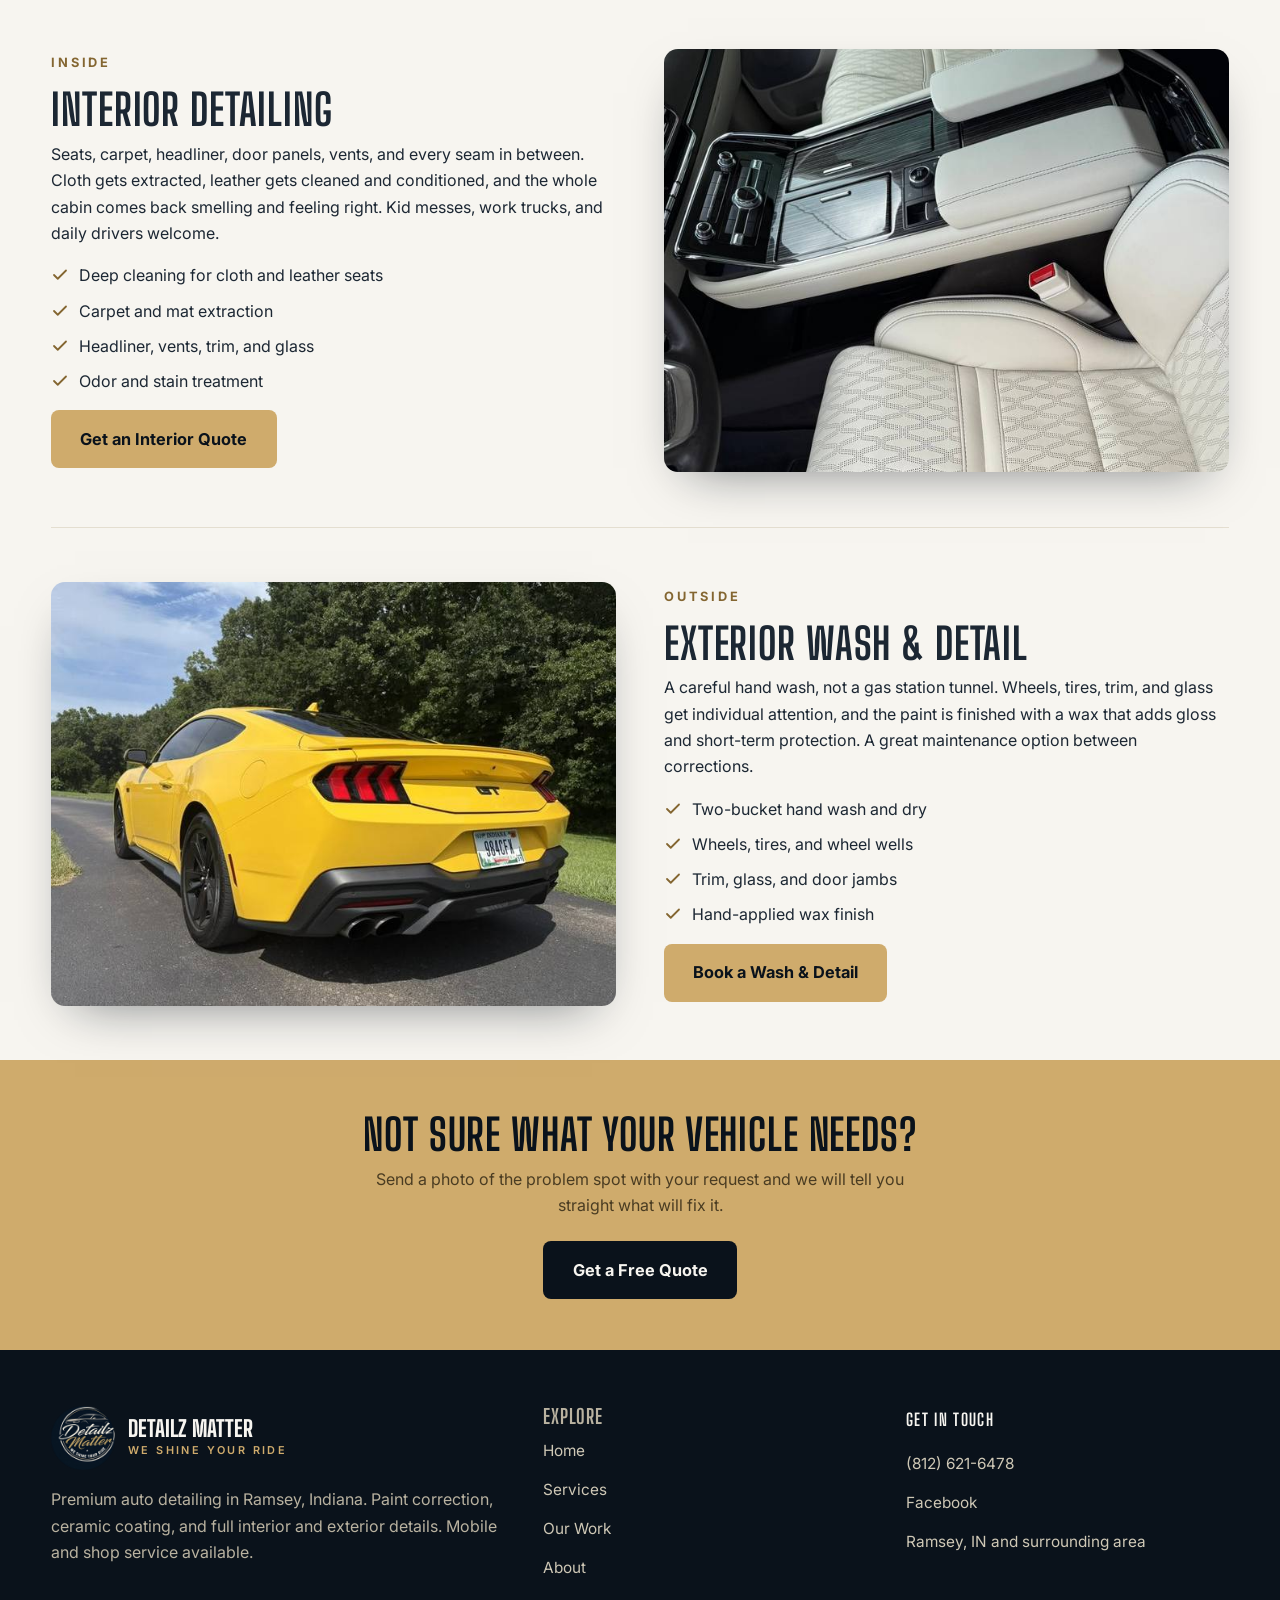
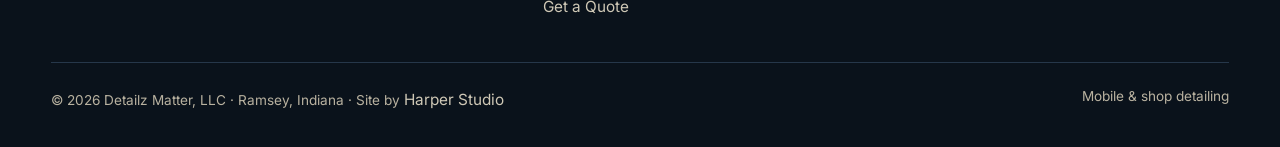
<file: services.html>
<!DOCTYPE html>
<html lang="en">
<head>
  <meta charset="UTF-8">
  <meta name="viewport" content="width=device-width, initial-scale=1.0">
  <meta name="color-scheme" content="light only">
  <meta name="supported-color-schemes" content="light">
  <!-- DRAFT MODE: remove the noindex line and open robots.txt at launch -->
  <meta name="robots" content="noindex,nofollow">
  <title>Services | Paint Correction, Ceramic Coating &amp; Detailing in Ramsey, IN | Detailz Matter</title>
  <meta name="description" content="Paint correction, scratch repair, DuraSlic ceramic coating, interior detailing, and exterior wash in Ramsey, Indiana. Mobile and shop service.">
  <link rel="canonical" href="https://detailzmatter.co/services.html">
  <meta name="geo.region" content="US-IN">
  <meta name="geo.placename" content="Ramsey, Indiana">
  <meta property="og:type" content="website">
  <meta property="og:title" content="Services | Detailz Matter, LLC">
  <meta property="og:description" content="Paint correction, scratch repair, DuraSlic ceramic coating, interior detailing, and exterior wash in Ramsey, Indiana. Mobile and shop service.">
  <meta property="og:url" content="https://detailzmatter.co/services.html">
  <meta property="og:image" content="https://detailzmatter.co/img/correction-red-after-2.jpg">
  <meta property="og:site_name" content="Detailz Matter, LLC">
  <meta name="twitter:card" content="summary_large_image">
  <link rel="icon" href="favicon.ico?v=28" sizes="any">
  <link rel="icon" type="image/png" href="img/favicon.png?v=28">
  <link rel="apple-touch-icon" href="img/apple-touch-icon.png?v=28">
  <link rel="preconnect" href="https://fonts.googleapis.com">
  <link rel="preconnect" href="https://fonts.gstatic.com" crossorigin>
  <link href="https://fonts.googleapis.com/css2?family=Big+Shoulders+Display:wght@700;800&family=Inter:wght@400;500;600;700&display=swap" rel="stylesheet">
  <link rel="stylesheet" href="style.css?v=32">
</head>
<body>
<a class="skip-link" href="#main">Skip to content</a>
<header class="nav">
  <div class="wrap">
    <a class="brand" href="index.html">
      <span class="mark"><img src="img/logo.png?v=28" alt="Detailz Matter badge logo" width="52" height="52"></span>
      <span class="name">Detailz Matter<span>We Shine Your Ride</span></span>
    </a>
    <ul class="nav-links" id="navLinks">
      <li><a href="index.html">Home</a></li>
      <li><a href="services.html" class="active">Services</a></li>
      <li><a href="gallery.html">Our Work</a></li>
      <li><a href="about.html">About</a></li>
      <li><a href="contact.html" class="btn nav-cta">Get a Quote</a></li>
    </ul>
    <button class="nav-toggle" id="navToggle" aria-label="Open menu" aria-expanded="false">
      <span></span><span></span><span></span>
    </button>
  </div>
</header>

<main id="main">
<section class="section-dark" style="padding:4rem 0 3.2rem">
  <div class="wrap section-head">
    <p class="eyebrow">Services</p>
    <h1>What We Offer</h1>
    <p class="lead">Every vehicle is different, so every job is quoted for what it actually needs. Corrective work is the specialty. Everything below is available in the shop or as mobile service at your place.</p>
  </div>
</section>

<div class="wrap">

  <section class="svc-detail" id="paint-correction">
    <div class="reveal">
      <p class="eyebrow">The Specialty</p>
      <h2>Paint Correction &amp; Scratch Repair</h2>
      <p>Scratches, swirl marks, water etching, and oxidation live in the clear coat. Correction removes them by machine polishing the panel in stages until the defect is gone and the depth of the paint comes back. It is the difference between hiding damage and fixing it.</p>
      <ul>
        <li><svg width="18" height="18" viewBox="0 0 24 24" fill="none" stroke="currentColor" stroke-width="2.4" stroke-linecap="round" stroke-linejoin="round" aria-hidden="true"><path d="M20 6L9 17l-5-5"/></svg><span>Scratch and swirl mark removal</span></li>
        <li><svg width="18" height="18" viewBox="0 0 24 24" fill="none" stroke="currentColor" stroke-width="2.4" stroke-linecap="round" stroke-linejoin="round" aria-hidden="true"><path d="M20 6L9 17l-5-5"/></svg><span>Multi-stage machine polishing, panel by panel</span></li>
        <li><svg width="18" height="18" viewBox="0 0 24 24" fill="none" stroke="currentColor" stroke-width="2.4" stroke-linecap="round" stroke-linejoin="round" aria-hidden="true"><path d="M20 6L9 17l-5-5"/></svg><span>Oxidation and haze removal</span></li>
        <li><svg width="18" height="18" viewBox="0 0 24 24" fill="none" stroke="currentColor" stroke-width="2.4" stroke-linecap="round" stroke-linejoin="round" aria-hidden="true"><path d="M20 6L9 17l-5-5"/></svg><span>Finished with wax, sealant, or ceramic coating</span></li>
      </ul>
      <p class="note">Deep scratches that reach the primer or metal may need touch-up paint before polishing. We will tell you honestly what correction can and cannot fix during the quote.</p>
      <a class="btn btn-primary" href="contact.html?service=correction">Get a Correction Quote</a>
    </div>
    <figure class="reveal" data-zoom><img src="img/correction-red-after-1.jpg" alt="Dark red panel polished clear after paint correction" loading="lazy" width="700" height="933"></figure>
  </section>

  <section class="svc-detail" id="ceramic-coating">
    <figure class="reveal" data-zoom><img src="img/audi-q8-profile.jpg" alt="Dark metallic SUV with a deep, glossy finish" loading="lazy" width="1100" height="825"></figure>
    <div class="reveal">
      <p class="eyebrow">Protection</p>
      <h2>Ceramic Coating</h2>
      <p>A ceramic coating bonds to the paint and gives it a hard, glossy layer that resists UV, chemicals, and grime for years instead of weeks. Water beads off, road film rinses away, and washes get easier. Logan is a certified DuraSlic installer, approved to sell, install, and maintain the full DuraSlic product line.</p>
      <ul>
        <li><svg width="18" height="18" viewBox="0 0 24 24" fill="none" stroke="currentColor" stroke-width="2.4" stroke-linecap="round" stroke-linejoin="round" aria-hidden="true"><path d="M20 6L9 17l-5-5"/></svg><span>DuraSlic certified installation</span></li>
        <li><svg width="18" height="18" viewBox="0 0 24 24" fill="none" stroke="currentColor" stroke-width="2.4" stroke-linecap="round" stroke-linejoin="round" aria-hidden="true"><path d="M20 6L9 17l-5-5"/></svg><span>Paint prepped and corrected before coating</span></li>
        <li><svg width="18" height="18" viewBox="0 0 24 24" fill="none" stroke="currentColor" stroke-width="2.4" stroke-linecap="round" stroke-linejoin="round" aria-hidden="true"><path d="M20 6L9 17l-5-5"/></svg><span>Years of gloss and protection, not months</span></li>
        <li><svg width="18" height="18" viewBox="0 0 24 24" fill="none" stroke="currentColor" stroke-width="2.4" stroke-linecap="round" stroke-linejoin="round" aria-hidden="true"><path d="M20 6L9 17l-5-5"/></svg><span>Care guidance so the coating lasts</span></li>
      </ul>
      <a class="btn btn-primary" href="contact.html?service=ceramic">Ask About Coating</a>
    </div>
  </section>

  <section class="svc-detail" id="interior">
    <div class="reveal">
      <p class="eyebrow">Inside</p>
      <h2>Interior Detailing</h2>
      <p>Seats, carpet, headliner, door panels, vents, and every seam in between. Cloth gets extracted, leather gets cleaned and conditioned, and the whole cabin comes back smelling and feeling right. Kid messes, work trucks, and daily drivers welcome.</p>
      <ul>
        <li><svg width="18" height="18" viewBox="0 0 24 24" fill="none" stroke="currentColor" stroke-width="2.4" stroke-linecap="round" stroke-linejoin="round" aria-hidden="true"><path d="M20 6L9 17l-5-5"/></svg><span>Deep cleaning for cloth and leather seats</span></li>
        <li><svg width="18" height="18" viewBox="0 0 24 24" fill="none" stroke="currentColor" stroke-width="2.4" stroke-linecap="round" stroke-linejoin="round" aria-hidden="true"><path d="M20 6L9 17l-5-5"/></svg><span>Carpet and mat extraction</span></li>
        <li><svg width="18" height="18" viewBox="0 0 24 24" fill="none" stroke="currentColor" stroke-width="2.4" stroke-linecap="round" stroke-linejoin="round" aria-hidden="true"><path d="M20 6L9 17l-5-5"/></svg><span>Headliner, vents, trim, and glass</span></li>
        <li><svg width="18" height="18" viewBox="0 0 24 24" fill="none" stroke="currentColor" stroke-width="2.4" stroke-linecap="round" stroke-linejoin="round" aria-hidden="true"><path d="M20 6L9 17l-5-5"/></svg><span>Odor and stain treatment</span></li>
      </ul>
      <a class="btn btn-primary" href="contact.html?service=interior">Get an Interior Quote</a>
    </div>
    <figure class="reveal" data-zoom><img src="img/navigator-seats.jpg?v=2" alt="Cream leather second row seats after deep interior detailing" loading="lazy" width="700" height="933"></figure>
  </section>

  <section class="svc-detail" id="exterior">
    <figure class="reveal" data-zoom><img src="img/mustang-yellow-rear.jpg" alt="Yellow Mustang GT gleaming after an exterior detail" loading="lazy" width="700" height="525"></figure>
    <div class="reveal">
      <p class="eyebrow">Outside</p>
      <h2>Exterior Wash &amp; Detail</h2>
      <p>A careful hand wash, not a gas station tunnel. Wheels, tires, trim, and glass get individual attention, and the paint is finished with a wax that adds gloss and short-term protection. A great maintenance option between corrections.</p>
      <ul>
        <li><svg width="18" height="18" viewBox="0 0 24 24" fill="none" stroke="currentColor" stroke-width="2.4" stroke-linecap="round" stroke-linejoin="round" aria-hidden="true"><path d="M20 6L9 17l-5-5"/></svg><span>Two-bucket hand wash and dry</span></li>
        <li><svg width="18" height="18" viewBox="0 0 24 24" fill="none" stroke="currentColor" stroke-width="2.4" stroke-linecap="round" stroke-linejoin="round" aria-hidden="true"><path d="M20 6L9 17l-5-5"/></svg><span>Wheels, tires, and wheel wells</span></li>
        <li><svg width="18" height="18" viewBox="0 0 24 24" fill="none" stroke="currentColor" stroke-width="2.4" stroke-linecap="round" stroke-linejoin="round" aria-hidden="true"><path d="M20 6L9 17l-5-5"/></svg><span>Trim, glass, and door jambs</span></li>
        <li><svg width="18" height="18" viewBox="0 0 24 24" fill="none" stroke="currentColor" stroke-width="2.4" stroke-linecap="round" stroke-linejoin="round" aria-hidden="true"><path d="M20 6L9 17l-5-5"/></svg><span>Hand-applied wax finish</span></li>
      </ul>
      <a class="btn btn-primary" href="contact.html?service=exterior">Book a Wash &amp; Detail</a>
    </div>
  </section>

</div>

<div class="cta-ribbon">
  <div class="wrap">
    <h2>Not Sure What Your Vehicle Needs?</h2>
    <p>Send a photo of the problem spot with your request and we will tell you straight what will fix it.</p>
    <a class="btn" href="contact.html">Get a Free Quote</a>
  </div>
</div>
</main>


<footer class="site">
  <div class="wrap">
    <div class="cols">
      <div>
        <div class="brandline">
          <img src="img/logo.png?v=28" alt="" width="64" height="64">
          <div><div class="n">Detailz Matter</div><div class="t">We Shine Your Ride</div></div>
        </div>
        <p>Premium auto detailing in Ramsey, Indiana. Paint correction, ceramic coating, and full interior and exterior details. Mobile and shop service available.</p>
      </div>
      <div class="footer-col">
        <h3>Explore</h3>
        <ul>
          <li><a href="index.html">Home</a></li>
          <li><a href="services.html">Services</a></li>
          <li><a href="gallery.html">Our Work</a></li>
          <li><a href="about.html">About</a></li>
          <li><a href="contact.html">Get a Quote</a></li>
        </ul>
      </div>
      <div>
        <h4>Get in Touch</h4>
        <ul>
          <li><a href="tel:+18126216478">(812) 621-6478</a></li>
          <li><a href="https://www.facebook.com/profile.php?id=100094147053222" rel="noopener" target="_blank">Facebook</a></li>
          <li><a href="https://www.google.com/maps/search/?api=1&amp;query=Ramsey%2C+IN" rel="noopener" target="_blank">Ramsey, IN and surrounding area</a></li>
        </ul>
      </div>
    </div>
    <div class="fine">
      <span>&copy; 2026 Detailz Matter, LLC &middot; Ramsey, Indiana &middot; Site by <a href="https://harperstudio.co/" target="_blank" rel="noopener">Harper Studio</a></span>
      <span>Mobile &amp; shop detailing</span>
    </div>
  </div>
</footer>

<a class="mcall" href="tel:+18126216478" aria-label="Call Detailz Matter for a free quote">
  <svg width="18" height="18" viewBox="0 0 24 24" fill="none" stroke="currentColor" stroke-width="2" stroke-linecap="round" stroke-linejoin="round" aria-hidden="true"><path d="M22 16.92v3a2 2 0 0 1-2.18 2 19.79 19.79 0 0 1-8.63-3.07 19.5 19.5 0 0 1-6-6 19.79 19.79 0 0 1-3.07-8.67A2 2 0 0 1 4.11 2h3a2 2 0 0 1 2 1.72 12.84 12.84 0 0 0 .7 2.81 2 2 0 0 1-.45 2.11L8.09 9.91a16 16 0 0 0 6 6l1.27-1.27a2 2 0 0 1 2.11-.45 12.84 12.84 0 0 0 2.81.7A2 2 0 0 1 22 16.92z"/></svg>
  <span>Call for a Free Quote</span>
</a>

<div class="lightbox" id="lightbox" aria-modal="true" role="dialog">
  <button class="lb-close" aria-label="Close image">&times;</button>
  <button class="lb-prev" aria-label="Previous image" hidden>&#8249;</button>
  <button class="lb-next" aria-label="Next image" hidden>&#8250;</button>
  <img alt="">
  <p class="lb-cap" hidden></p>
</div>

<script src="main.js?v=29"></script>
</body>
</html>
</file>
<file: style.css>
/* Detailz Matter, LLC — design tokens */
:root{
  --navy:#101b26; --navy-deep:#0a121b; --navy-soft:#1b2a3a; --navy-line:#26374a;
  --gold:#cfab6c; --gold-text:#7f663b; --gold-bright:#dcb878; --gold-deep:#846631; --gold-mist:#f4ecdc;
  --paper:#f7f5f0; --white:#fff;
  --ink:#1c2733; --ink-soft:#4c5b6a;
  --maxw:1180px; --radius:14px;
  --shadow:0 20px 50px -24px rgba(10,18,27,.55);
  --shadow-sm:0 8px 24px -14px rgba(10,18,27,.45);
  --display:'Big Shoulders Display','Arial Narrow',system-ui,sans-serif;
  --sans:'Inter',system-ui,sans-serif;
  color-scheme: light only !important;
}

*{box-sizing:border-box}
html{scroll-behavior:smooth}
body{margin:0;font-family:var(--sans);color:var(--ink);background:var(--paper);
  line-height:1.65;-webkit-font-smoothing:antialiased}
img{max-width:100%;display:block;height:auto}
a{color:var(--gold-deep)}
.wrap{width:min(92%,var(--maxw));margin-inline:auto}

h1,h2,h3{font-family:var(--display);line-height:1.08;margin:0 0 .5rem;
  text-transform:uppercase;letter-spacing:.02em}
h1{font-size:clamp(2.6rem,6vw,4.4rem);font-weight:800}
h2{font-size:clamp(1.9rem,3.6vw,2.7rem);font-weight:700}
/* Inner pages have no hero, so their page title lives in a .section-head banner. It
   must be an h1 for screen readers and search, but at the h2 scale, otherwise the
   banner heading is nearly twice the size it was designed at. The hero h1 on Home is
   untouched because the hero is not a .section-head. */
.section-head h1{font-size:clamp(1.9rem,3.6vw,2.7rem);font-weight:700}
h3{font-size:1.25rem;font-weight:700;letter-spacing:.04em}
.eyebrow{font-family:var(--sans);font-size:.8rem;font-weight:700;letter-spacing:.22em;
  text-transform:uppercase;color:var(--gold-deep);margin:0 0 .8rem}
.section-dark .eyebrow{color:var(--gold-text)}
p{margin:.4rem 0 1rem}
.lead{font-size:1.12rem;color:var(--ink-soft)}

/* ---------- buttons ---------- */
.btn{display:inline-flex;align-items:center;justify-content:center;gap:.5rem;
  font-family:var(--sans);font-weight:700;font-size:1.02rem;text-decoration:none;
  border-radius:8px;padding:.85rem 1.7rem;border:2px solid transparent;
  cursor:pointer;transition:transform .18s ease,background .18s ease,color .18s ease,border-color .18s ease}
.btn-primary{background:var(--gold);color:var(--navy-deep)}
.btn-ghost{background:transparent;color:var(--ink);border-color:var(--ink)}
.section-dark .btn-ghost{color:var(--paper);border-color:var(--gold)}
/* Over the hero photo the default ink-on-transparent ghost button is nearly
   invisible. Give it a white border, white label and a dark scrim of its own so it
   reads against any part of the image. */
.hero .btn-ghost{color:#fff;border-color:rgba(255,255,255,.85);
  background:rgba(10,18,27,.42);text-shadow:0 1px 6px rgba(0,0,0,.5)}
@media (hover:hover){
  .btn-primary:hover{background:var(--gold-bright);transform:translateY(-2px)}
  .btn-ghost:hover{background:var(--ink);color:var(--paper);transform:translateY(-2px)}
  .section-dark .btn-ghost:hover{background:var(--gold);color:var(--navy-deep);border-color:var(--gold)}
  .hero .btn-ghost:hover{background:#fff;color:var(--navy-deep);border-color:#fff;text-shadow:none}
}

/* ---------- nav ---------- */
.nav{position:sticky;top:0;z-index:90;background:var(--navy-deep);
  border-bottom:1px solid var(--navy-line)}
.nav .wrap{display:flex;align-items:center;justify-content:space-between;gap:1rem;
  padding:.55rem 0}
.brand{display:flex;align-items:center;gap:.7rem;text-decoration:none}
.brand .mark{width:52px;height:52px;flex:none}
.brand .mark img{width:100%;height:100%;object-fit:contain}
.brand .name{font-family:var(--display);font-weight:800;font-size:1.35rem;color:var(--paper);
  text-transform:uppercase;letter-spacing:.05em;line-height:1.05;display:flex;flex-direction:column}
.brand .name span{font-family:var(--sans);font-weight:600;font-size:.62rem;color:var(--gold);
  letter-spacing:.24em;text-transform:uppercase}
.nav-links{display:flex;align-items:center;gap:1.6rem;list-style:none;margin:0;padding:0}
.nav-links a{font-weight:600;font-size:.98rem;color:var(--paper);text-decoration:none}
.nav-links a.active{color:var(--gold)}
@media (hover:hover){.nav-links a:hover{color:var(--gold)}}
.nav-links .nav-cta{background:var(--gold);color:var(--navy-deep);border-radius:8px;
  padding:.5rem 1.15rem;font-size:.95rem}
.nav-links .nav-cta:hover,.nav-links .nav-cta.active{color:var(--navy-deep)}
@media (hover:hover){.nav-links .nav-cta:hover{background:var(--gold-bright)}}
.nav-toggle{display:none;background:none;border:0;padding:.6rem;cursor:pointer}
.nav-toggle span{display:block;width:26px;height:3px;background:var(--paper);margin:5px 0;
  border-radius:2px;transition:transform .3s ease,opacity .3s ease}
.nav-overlay{display:none}

/* ---------- hero ---------- */
.hero{position:relative;background:var(--navy-deep);color:var(--paper);overflow:hidden}
.hero .bg{position:absolute;inset:0}
.hero .bg img{width:100%;height:100%;object-fit:cover;object-position:center 45%}
/* corvette-hero.jpg is a wide 16:9 frame. At desktop the whole image fits the hero
   box, but a phone-width cover crop only sees about a quarter of the width, and
   centered that lands on the middle of the door, which reads as an orange blob.
   Shift left so the strip covers the nose, headlight, and front wheel. */
@media (max-width:640px){.hero .bg img{object-position:31% center}}
.hero .bg::after{content:"";position:absolute;inset:0;
  background:linear-gradient(180deg,rgba(10,18,27,.72) 0%,rgba(10,18,27,.55) 45%,rgba(10,18,27,.92) 100%)}
.hero .wrap{position:relative;z-index:2;padding:7.5rem 0 6.5rem;max-width:820px;text-align:center}
.hero h1,.hero .sub{text-shadow:0 2px 20px rgba(0,0,0,.6),0 1px 3px rgba(0,0,0,.55)}
.hero .sub{font-size:1.18rem;color:#e7e3d6;max-width:620px;margin:.8rem auto 1.8rem}
.hero .cta-row{display:flex;gap:1rem;justify-content:center;flex-wrap:wrap}
.hero .trust{margin-top:2.2rem;display:flex;gap:1.6rem;justify-content:center;flex-wrap:wrap;
  font-size:.92rem;font-weight:600;color:#cfc8b6}
.hero .trust li{display:flex;align-items:center;gap:.45rem;list-style:none}
.hero .trust ul,.hero ul.trust{margin:2.2rem 0 0;padding:0}
.hero .trust svg{color:var(--gold);flex:none}

/* ---------- sections ---------- */
section{padding:4.5rem 0}
.section-dark{background:var(--navy);color:var(--paper)}
.section-dark h2,.section-dark h3{color:var(--paper)}
.section-dark p{color:#c9c3b4}
.section-tint{background:var(--gold-mist)}
.section-head{max-width:640px;margin-bottom:2.4rem}
.section-head.center{margin-inline:auto;text-align:center}

/* stats strip */
.stats{background:var(--navy-deep);color:var(--paper);padding:2.2rem 0}
.stats .wrap{display:grid;grid-template-columns:repeat(3,1fr);gap:1.5rem;text-align:center}
.stats b{display:block;font-family:var(--display);font-size:2.1rem;font-weight:800;color:var(--gold)}
.stats span{font-size:.9rem;color:#b9b2a0;letter-spacing:.06em;text-transform:uppercase;font-weight:600}

/* service cards */
.svc-grid{display:grid;grid-template-columns:repeat(auto-fit,minmax(240px,1fr));gap:1.4rem}
.svc{display:flex;flex-direction:column;background:var(--white);border-radius:var(--radius);
  overflow:hidden;box-shadow:var(--shadow-sm);text-decoration:none;color:var(--ink)}
.section-dark .svc{background:var(--navy-soft);color:var(--paper)}
.svc figure{margin:0;aspect-ratio:4/3;overflow:hidden}
.svc img{width:100%;height:100%;object-fit:cover;transition:transform .4s ease}
@media (hover:hover){.svc:hover img{transform:scale(1.05)}}
.svc .txt{padding:1.2rem 1.3rem 1.4rem;display:flex;flex-direction:column;gap:.3rem;flex:1}
.svc .txt p{margin:0;font-size:.96rem;color:var(--ink-soft)}
.section-dark .svc .txt p{color:#b9b2a0}
.svc .more{margin-top:auto;padding-top:.7rem;font-weight:700;font-size:.9rem;color:var(--gold-deep);
  letter-spacing:.06em;text-transform:uppercase}
.section-dark .svc .more{color:var(--gold)}

/* feature split (correction highlight, about teaser) */
.split{display:grid;grid-template-columns:1fr 1fr;gap:3rem;align-items:center}
.split figure{margin:0;border-radius:var(--radius);overflow:hidden;box-shadow:var(--shadow);
  aspect-ratio:4/3}
.split figure.tall{aspect-ratio:3/4}
.split img{width:100%;height:100%;object-fit:cover}
/* Bio variant: the portrait matches the height of the bio text beside it, whatever
   length the bio ends up being. The image is absolutely positioned so it contributes
   no intrinsic height of its own, otherwise the photo's own aspect ratio drives the
   row and a long bio ends up taller than the picture next to it. object-position
   sits high so the face stays in frame when the crop is short and wide. */
.split.bio{align-items:stretch}
.split.bio figure{position:relative;aspect-ratio:auto;height:100%;min-height:340px;
  overflow:hidden}
.split.bio figure img{position:absolute;inset:0;width:100%;height:100%;
  object-fit:cover;object-position:50% 18%}
@media (max-width:960px){
  /* height:auto must come back, or it beats aspect-ratio and the figure collapses
     to the height of its (absolutely positioned, possibly unloaded) image.
     The image also returns to static flow here. Left absolute, the lazy-loaded
     portrait never began loading on mobile at all (complete:false, currentSrc
     empty) and Logan's photo simply did not appear. The figure has a definite
     height from aspect-ratio, so static + object-fit fills it correctly. */
  .split.bio figure{height:auto;min-height:0;aspect-ratio:4/5}
  .split.bio figure img{position:static;width:100%;height:100%;object-fit:cover}
}
/* Portrait variant, for the Home About teaser. The bio variant stretches the photo to
   match the text, which is right on the About page but letterboxes a portrait when the
   copy is only a couple of short paragraphs. Here the photo keeps a portrait shape and
   the text sits centred beside it. */
.split.portrait{align-items:center;grid-template-columns:.85fr 1.15fr}
.split.portrait figure{aspect-ratio:4/5}
.split.portrait figure img{object-position:50% 18%}
@media (max-width:960px){
  .split.portrait{grid-template-columns:1fr}
  .split.portrait figure{aspect-ratio:4/5}
}

.split .checks{list-style:none;margin:1rem 0 1.6rem;padding:0;display:grid;gap:.65rem}
.split .checks li{display:flex;gap:.6rem;align-items:flex-start;font-weight:500}
.split .checks svg{color:var(--gold-deep);flex:none;margin-top:.25rem}
.section-dark .split .checks svg{color:var(--gold)}

/* cta ribbon */
.cta-ribbon{background:var(--gold);color:var(--navy-deep);padding:3.2rem 0;text-align:center}
.cta-ribbon h2{color:var(--navy-deep)}
.cta-ribbon p{color:#4a3c22;max-width:560px;margin:.4rem auto 1.4rem}
.cta-ribbon .btn{background:var(--navy-deep);color:var(--paper)}
@media (hover:hover){.cta-ribbon .btn:hover{background:var(--navy);transform:translateY(-2px)}}

/* ---------- gallery ---------- */
.filters{display:flex;gap:.7rem;flex-wrap:wrap;margin-bottom:1.8rem}
.filters button{font-family:var(--sans);font-weight:600;font-size:.95rem;color:var(--ink);
  background:var(--white);border:1.5px solid #d8d2c4;border-radius:999px;
  padding:.6rem 1.25rem;min-height:44px;cursor:pointer;transition:all .18s ease}
.filters button.active{background:var(--navy);border-color:var(--navy);color:var(--paper)}
@media (hover:hover){.filters button:hover{border-color:var(--navy)}}
.gallery{columns:3 300px;column-gap:1.1rem}
.g-item{margin:0 0 1.1rem;break-inside:avoid;border-radius:12px;overflow:hidden;
  box-shadow:var(--shadow-sm);cursor:zoom-in;position:relative}
.g-item img{width:100%;transition:transform .35s ease}
@media (hover:hover){.g-item:hover img{transform:scale(1.04)}}
.g-item figcaption{position:absolute;left:0;right:0;bottom:0;padding:1.6rem .9rem .6rem;
  background:linear-gradient(180deg,transparent,rgba(10,18,27,.78));color:#f1ecdf;
  font-size:.85rem;font-weight:600}

/* lightbox */
.lightbox{position:fixed;inset:0;z-index:120;background:rgba(8,13,20,.92);display:none;
  align-items:center;justify-content:center;padding:2rem 4.5rem}
.lightbox.open{display:flex}
.lightbox img{max-width:min(88vw,1100px);max-height:82vh;width:auto;height:auto;
  border-radius:10px;box-shadow:var(--shadow)}
.lightbox .lb-close{position:absolute;top:1rem;right:1rem;width:48px;height:48px;
  border-radius:50%;border:0;background:rgba(255,255,255,.14);color:#fff;font-size:1.5rem;
  cursor:pointer;display:flex;align-items:center;justify-content:center}
.lightbox .lb-prev,.lightbox .lb-next{position:absolute;top:50%;transform:translateY(-50%);
  width:48px;height:48px;border-radius:50%;border:0;background:rgba(255,255,255,.14);
  color:#fff;font-size:1.6rem;cursor:pointer;display:flex;align-items:center;justify-content:center}
.lightbox .lb-prev{left:.7rem}
.lightbox .lb-next{right:.7rem}
/* Ends of a set: the arrow stays in place so the controls do not jump, but reads as
   unavailable. Pointer events off so a tap at the end does nothing rather than
   looking broken. */
.lightbox .lb-prev:disabled,.lightbox .lb-next:disabled{opacity:.25;cursor:default;
  pointer-events:none}
.lightbox .lb-cap{position:absolute;bottom:1rem;left:50%;transform:translateX(-50%);
  color:#e7e3d6;font-size:.9rem;background:rgba(10,18,27,.72);padding:.35rem 1rem;
  border-radius:999px;max-width:88vw;white-space:nowrap;overflow:hidden;text-overflow:ellipsis}
@media (hover:hover){
  .lightbox .lb-close:hover,.lightbox .lb-prev:hover,.lightbox .lb-next:hover{
    background:rgba(255,255,255,.3)}
}

/* ---------- reviews ---------- */
/* Four across, then straight to 2 + 2. Explicit steps rather than auto-fit, because
   auto-fit drops to 3 + 1 at mid widths and the lone orphaned card looks broken. */
.reviews{display:grid;grid-template-columns:repeat(4,1fr);gap:1.4rem}
@media (max-width:1140px){.reviews{grid-template-columns:repeat(2,1fr)}}
@media (max-width:560px){.reviews{grid-template-columns:1fr}}
.review{background:var(--white);border-radius:var(--radius);box-shadow:var(--shadow-sm);
  padding:1.7rem 1.6rem;display:flex;flex-direction:column;gap:.9rem}
.review .quote-ico{color:var(--gold-deep);flex:none}
.review blockquote{margin:0;font-size:1rem;color:var(--ink);line-height:1.6}
.review .who{margin-top:auto;padding-top:.4rem;font-size:.9rem;color:var(--ink-soft)}
.review .who b{display:block;font-size:.98rem;color:var(--ink);letter-spacing:.01em}
.review .src{display:inline-flex;align-items:center;gap:.35rem;font-size:.82rem;font-weight:600;
  color:var(--gold-deep);letter-spacing:.04em;text-transform:uppercase}
.reviews-foot{margin-top:2rem;text-align:center}

/* ---------- job cards (one card per vehicle/visit) ---------- */
/* Before & after showcase: two pairs per row, big enough to actually read the
   difference. Square frames because the pairs are a mix of portrait and landscape
   and a shared aspect keeps the rows aligned. */
.ba-showcase{display:grid;grid-template-columns:repeat(3,1fr);gap:1.4rem}
@media (max-width:1080px){.ba-showcase{grid-template-columns:repeat(2,1fr)}}
@media (max-width:640px){.ba-showcase{grid-template-columns:1fr}}
/* Four flips lead; the rest sit behind the toggle. Using :not(.expanded) means that
   once expanded we set no display at all, so the gallery filter's inline style stays
   in charge and a filtered-out card still hides correctly. */
.ba-showcase:not(.expanded) .ba-extra{display:none}
.ba-toggle-wrap{display:flex;justify-content:center;margin:1.6rem 0 0}
.ba-toggle{display:inline-flex;align-items:center;gap:.5rem;cursor:pointer;
  font-family:var(--sans);font-size:.95rem;font-weight:600;color:var(--ink);
  background:transparent;border:2px solid var(--navy-line);border-radius:8px;
  padding:.7rem 1.4rem;min-height:44px;transition:border-color .18s ease,background .18s ease}
.ba-toggle svg{transition:transform .22s ease}
.ba-toggle[aria-expanded="true"] svg{transform:rotate(180deg)}
.ba-toggle .ba-toggle-less{display:none}
.ba-toggle[aria-expanded="true"] .ba-toggle-more{display:none}
.ba-toggle[aria-expanded="true"] .ba-toggle-less{display:inline}
@media (hover:hover){.ba-toggle:hover{border-color:var(--gold-deep);background:var(--gold-mist)}}
.ba-toggle:focus-visible{outline:2px solid var(--gold-deep);outline-offset:2px}
.ba-card{background:var(--white);border-radius:var(--radius);box-shadow:var(--shadow-sm);
  overflow:hidden;display:flex;flex-direction:column}
.ba-card .flip{padding:4px 4px 0}
.ba-card .flip-inner{aspect-ratio:1/1}
.ba-card .flip-face{inset:4px 4px 0}
.ba-card .cap{margin:0;padding:.95rem 1.2rem 1.15rem}
.ba-card .cap b{display:block;font-family:var(--display);font-size:1.08rem;font-weight:700;
  text-transform:uppercase;letter-spacing:.03em;color:var(--ink);line-height:1.15}
.ba-card .cap span{font-size:.94rem;color:var(--ink-soft)}

/* Fixed column counts, not auto-fit, so every row holds the same number of cards
   at a given width. Feature cards take the whole row on purpose. */
.jobs{display:grid;grid-template-columns:repeat(3,1fr);gap:1.6rem}
@media (max-width:1080px){.jobs{grid-template-columns:repeat(2,1fr)}}
@media (max-width:700px){.jobs{grid-template-columns:1fr}}
.jobcard{background:var(--white);border-radius:var(--radius);box-shadow:var(--shadow-sm);
  overflow:hidden;display:flex;flex-direction:column}
.jobcard.feature{grid-column:1/-1}
.jc-flips{display:grid;grid-template-columns:repeat(4,1fr);gap:1rem;padding:.3rem .8rem .2rem}
@media (max-width:1080px){.jc-flips{grid-template-columns:repeat(2,1fr)}}
@media (max-width:560px){.jc-flips{grid-template-columns:1fr}}
.jc-flip{display:flex;flex-direction:column}
.jc-flip .flip-inner{aspect-ratio:1/1}
.jc-flip-cap{margin:0;padding:.55rem .15rem 0;font-size:.88rem;color:var(--ink-soft);
  font-weight:500}
.jc-head{padding:1.15rem 1.3rem .9rem;display:flex;align-items:flex-start;
  justify-content:space-between;gap:.8rem}
.jc-head h3{margin:0;font-size:1.1rem}
.jc-tag{flex:none;font-size:.72rem;font-weight:700;letter-spacing:.1em;text-transform:uppercase;
  background:var(--gold-mist);color:var(--gold-deep);border-radius:6px;padding:.28rem .6rem}
/* Uniform photo tiles. Two columns; a tile can span both. Every card's media block
   works out to the same height (one card-width) whether the job has 1 photo or 9, so
   rows line up and there is no dead space beside a lone thumbnail:
     1 photo  -> t-full  (span 2, square)
     2 photos -> two t-wide (span 2, 2:1 each)
     3 photos -> two squares + one t-wide
     4+       -> four squares, the 4th carrying a "+N more" veil
   Anything past the 4th tile stays in the DOM (hidden) so the lightbox can still
   reach it with the arrow keys. */
.jc-media{display:grid;grid-template-columns:repeat(2,1fr);gap:3px;padding:0 3px 3px}
.jc-media > figure{margin:0;position:relative;aspect-ratio:1/1;overflow:hidden;cursor:zoom-in}
.jc-media > figure img{width:100%;height:100%;object-fit:cover;transition:transform .35s ease}
@media (hover:hover){.jc-media > figure:hover img{transform:scale(1.05)}}
.jc-media .t-full{grid-column:span 2;aspect-ratio:1/1}
.jc-media .t-wide{grid-column:span 2;aspect-ratio:2/1}
.jc-media > figure:nth-of-type(n+5){display:none}
.jc-media .flip.t-full{grid-column:span 2}
.jc-media .flip.t-full .flip-inner{aspect-ratio:1/1}
.jc-more{position:absolute;inset:0;z-index:2;display:flex;align-items:center;
  justify-content:center;background:rgba(10,18,27,.6);color:#f1ecdf;
  font-family:var(--display);font-size:1.45rem;font-weight:700;letter-spacing:.04em}
/* These two rules MUST stay after the .jc-more block above. .jc-more-m also carries
   .jc-more, so at equal specificity the later rule wins; placing them earlier made the
   mobile chip show on desktop and hid nothing. */
.jc-more-m{display:none}
/* On a phone the grid is one column, so a card is ~359px and each tile ~175px.
   Two card columns would shrink the tile to 79px, too small to read a vehicle.
   Show two tiles per card instead: the tile stays 175px and the card loses about half
   its height. The lightbox still walks every photo in the job. */
@media (max-width:700px){
  .jc-media > figure:nth-of-type(n+3):not(.t-wide){display:none}
  .jc-media > figure:nth-of-type(n+3).t-wide{display:none}
  .jc-more:not(.jc-more-m){display:none}
  .jc-more-m{display:flex}
}
.jc-foot{padding:.9rem 1.3rem 1.2rem;font-size:.92rem;color:var(--ink-soft);margin-top:auto;
  display:flex;align-items:center;gap:.4rem}
.jc-foot svg{color:var(--gold-deep);flex:none}

/* flip card: before on the front, after on the back */
.flip{position:relative;perspective:1200px;cursor:pointer;background:none;border:0;padding:0;
  width:100%;display:block;font:inherit;text-align:left}
.flip.wide{grid-column:span 3}
.flip-inner{position:relative;width:100%;aspect-ratio:4/3;
  transform-style:preserve-3d;transition:transform .6s cubic-bezier(.4,.2,.2,1)}
.flip.flipped .flip-inner{transform:rotateY(180deg)}
.flip-face{position:absolute;inset:0;margin:0;backface-visibility:hidden;
  -webkit-backface-visibility:hidden;overflow:hidden}
.flip-face img{width:100%;height:100%;object-fit:cover}
.flip-face.back{transform:rotateY(180deg)}
.flip .tag{position:absolute;top:.6rem;left:.6rem;z-index:2;font-size:.72rem;font-weight:700;
  letter-spacing:.1em;text-transform:uppercase;padding:.25rem .6rem;border-radius:6px;
  background:rgba(10,18,27,.82);color:#e7e3d6}
.flip .tag.after{background:var(--gold);color:var(--navy-deep)}
.flip-hint{position:absolute;bottom:.6rem;right:.6rem;z-index:2;font-size:.75rem;font-weight:600;
  background:rgba(10,18,27,.72);color:#e7e3d6;border-radius:999px;padding:.3rem .75rem;
  display:inline-flex;align-items:center;gap:.35rem;pointer-events:none}
.flip:focus-visible{outline:3px solid var(--gold);outline-offset:3px}
@media (prefers-reduced-motion:reduce){
  .flip-inner{transition:none}
}

/* ---------- services page ---------- */
.svc-detail{display:grid;grid-template-columns:1fr 1fr;gap:3rem;align-items:center;
  padding:3.4rem 0;border-bottom:1px solid #e4ded0;scroll-margin-top:90px}
.svc-detail:last-of-type{border-bottom:0}
.svc-detail figure{margin:0;border-radius:var(--radius);overflow:hidden;
  box-shadow:var(--shadow);aspect-ratio:4/3}
.svc-detail img{width:100%;height:100%;object-fit:cover}
.svc-detail ul{list-style:none;margin:1rem 0;padding:0;display:grid;gap:.55rem}
.svc-detail ul li{display:flex;gap:.6rem;align-items:flex-start}
.svc-detail ul svg{color:var(--gold-deep);flex:none;margin-top:.25rem}
.svc-detail .note{font-size:.92rem;color:var(--ink-soft);background:var(--gold-mist);
  border-radius:10px;padding:.8rem 1rem}

/* value cards (about) */
.vals{display:grid;grid-template-columns:repeat(auto-fit,minmax(220px,1fr));gap:1.4rem}
.val{background:var(--white);border-radius:var(--radius);padding:1.6rem 1.5rem;
  box-shadow:var(--shadow-sm)}
.val .ico{width:52px;height:52px;border-radius:12px;background:var(--gold-mist);
  display:flex;align-items:center;justify-content:center;color:var(--gold-deep);margin-bottom:1rem}
.val p{margin:0;font-size:.96rem;color:var(--ink-soft)}

/* Visible marker on copy that is a stand-in, so nobody mistakes it for signed-off
   text. Remove the element (and this rule) once Logan's words are in. */
.draft-note{display:inline-flex;align-items:center;gap:.45rem;margin:.2rem 0 1.2rem;
  padding:.45rem .8rem;border-radius:8px;background:#fdf3d7;border:1px solid #e3c96a;
  color:#6b5518;font-size:.85rem;font-weight:600}

.cert-figure{margin:0;border-radius:var(--radius);overflow:hidden;box-shadow:var(--shadow)}
.cert-figure img{width:100%}
.cert-figure figcaption{font-size:.88rem;color:var(--ink-soft);padding:.7rem .4rem 0}

/* ---------- contact / quote page ---------- */
.contact-grid{display:grid;grid-template-columns:1.2fr .8fr;gap:3rem;align-items:start}
.qform{background:var(--white);border-radius:var(--radius);box-shadow:var(--shadow-sm);
  padding:2rem}
/* Name + Email on one row, Phone + Vehicle on the next, to cut the form's height.
   Each field is its own cell so the label stays attached to its input. */
.qform .fields{display:grid;grid-template-columns:1fr 1fr;gap:.9rem 1rem}
.qform .field label{display:block;font-weight:600;font-size:.92rem;margin:0 0 .35rem}
@media (max-width:560px){.qform .fields{grid-template-columns:1fr}}
.qform > label{display:block;font-weight:600;font-size:.92rem;margin:1.1rem 0 .35rem}
.qform input[type=text],.qform input[type=tel],.qform input[type=email],
.qform select,.qform textarea{width:100%;font:inherit;color:var(--ink);
  border:1.5px solid #d8d2c4;border-radius:8px;padding:.7rem .85rem;background:#fdfcf9}
.qform textarea{min-height:120px;resize:vertical}
.qform input:focus,.qform select:focus,.qform textarea:focus{outline:2px solid var(--gold);
  outline-offset:1px;border-color:var(--gold)}
.qform fieldset{border:0;margin:1.1rem 0 0;padding:0}
.qform fieldset legend{font-weight:600;font-size:.92rem;padding:0;margin-bottom:.5rem}
.qform .opts{display:grid;grid-template-columns:1fr 1fr;gap:.5rem;align-items:stretch}
/* margin:0 is load-bearing. Without it these labels inherit the field-label margins
   above, and `.qform label:first-of-type{margin-top:0}` zeroes the top margin on only
   the first option, so it stretched taller than its row-mate and sat higher. */
.qform .opt{margin:0;display:flex;align-items:center;gap:.55rem;font-size:.95rem;
  font-weight:500;background:#fdfcf9;border:1.5px solid #d8d2c4;border-radius:8px;
  padding:.6rem .8rem;cursor:pointer;min-height:46px;line-height:1.3}
.qform .opt input{width:17px;height:17px;accent-color:var(--gold-deep);flex:none}
@media (hover:hover){.qform .opt:hover{border-color:var(--gold)}}
/* the option arrived pre-ticked from a Services page link */
.qform .opt.prefilled{border-color:var(--gold);background:var(--gold-mist)}
.qform .submit-row{margin-top:1.6rem}
.qform .fine{font-size:.85rem;color:var(--ink-soft);margin:.8rem 0 0}
.form-error{margin-top:1rem;background:#fbeaea;border:1px solid #e3b8b8;color:#7c2d2d;
  border-radius:8px;padding:.8rem 1rem;font-size:.95rem}
.form-thanks{background:var(--white);border-radius:var(--radius);box-shadow:var(--shadow-sm);
  padding:3rem 2rem;text-align:center}
.form-thanks .thanks-badge{width:64px;height:64px;border-radius:50%;background:var(--gold-mist);
  color:var(--gold-deep);display:flex;align-items:center;justify-content:center;margin:0 auto 1.2rem}

.side-card{background:var(--navy);color:var(--paper);border-radius:var(--radius);
  padding:1.8rem;box-shadow:var(--shadow-sm)}
.side-card h3{color:var(--paper)}
.side-card .row{display:flex;gap:.85rem;align-items:flex-start;padding:.75rem 0;
  border-bottom:1px solid var(--navy-line)}
.side-card .row:last-child{border-bottom:0}
.side-card .row .ico{width:42px;height:42px;border-radius:10px;background:var(--navy-soft);
  color:var(--gold);display:flex;align-items:center;justify-content:center;flex:none}
.side-card .row b{display:block;font-size:.85rem;letter-spacing:.08em;text-transform:uppercase;
  color:#b9b2a0}
.side-card .row a{color:var(--paper);text-decoration:none;font-weight:600}
@media (hover:hover){.side-card .row a:hover{color:var(--gold)}}
.side-card .row p{margin:0;color:#c9c3b4;font-size:.95rem}

.steps{display:grid;grid-template-columns:repeat(auto-fit,minmax(200px,1fr));gap:1.4rem;
  counter-reset:step}
.step{background:var(--white);border-radius:var(--radius);padding:1.5rem;box-shadow:var(--shadow-sm);
  counter-increment:step}
.step::before{content:counter(step);display:flex;align-items:center;justify-content:center;
  width:42px;height:42px;border-radius:50%;background:var(--navy);color:var(--gold);
  font-family:var(--display);font-weight:800;font-size:1.3rem;margin-bottom:.9rem}
.step p{margin:0;font-size:.95rem;color:var(--ink-soft)}

/* ---------- footer ---------- */
footer.site{background:var(--navy-deep);color:#b9b2a0;padding:3.5rem 0 2rem}
footer.site .cols{display:grid;grid-template-columns:1.4fr 1fr 1fr;gap:2.5rem;margin-bottom:2.5rem}
footer.site h4{font-family:var(--display);font-size:1.05rem;font-weight:700;color:var(--paper);
  text-transform:uppercase;letter-spacing:.08em;margin:0 0 .9rem}
footer.site ul{list-style:none;margin:0;padding:0;display:grid;gap:.55rem}
footer.site a{color:#cfc8b6;text-decoration:none;font-size:.96rem;display:inline-block;
  padding:.15rem 0;min-height:24px}
@media (hover:hover){footer.site a:hover{color:var(--gold)}}
footer.site .brandline{display:flex;align-items:center;gap:.8rem;margin-bottom:1rem}
footer.site .brandline img{width:64px;height:64px}
footer.site .brandline .n{font-family:var(--display);font-weight:800;font-size:1.4rem;
  color:var(--paper);text-transform:uppercase;line-height:1.1}
footer.site .brandline .t{font-size:.68rem;letter-spacing:.22em;text-transform:uppercase;
  color:var(--gold);font-weight:600}
footer.site .fine{border-top:1px solid var(--navy-line);padding-top:1.4rem;font-size:.85rem;
  display:flex;justify-content:space-between;gap:1rem;flex-wrap:wrap}

/* sticky mobile call bar */
.mcall{display:none}

/* scroll reveal */
.reveal{opacity:0;transform:translateY(22px);transition:opacity .7s ease,transform .7s ease}
.reveal.in{opacity:1;transform:none}
@media (prefers-reduced-motion:reduce){
  .reveal{opacity:1;transform:none;transition:none}
  html{scroll-behavior:auto}
}

/* ---------- responsive ---------- */
@media (max-width:960px){
  .split,.svc-detail,.contact-grid{grid-template-columns:1fr}
  .split figure{order:-1}
  /* Services stack as the service text first, then its photo. The desktop zig-zag
     alternates DOM order, so pin it explicitly rather than inherit that. */
  .svc-detail > div{order:1}
  .svc-detail > figure{order:2}
  footer.site .cols{grid-template-columns:1fr 1fr}
}

@media (max-width:860px){
  .nav{backdrop-filter:none;-webkit-backdrop-filter:none}
  .nav-links{position:fixed;top:0;right:0;bottom:0;height:100vh;height:100dvh;
    width:min(80%,320px);background:var(--navy-deep);
    flex-direction:column;align-items:flex-start;justify-content:flex-start;
    padding:5.5rem 2rem 2rem;gap:1.5rem;transform:translateX(100%);
    transition:transform .35s ease;box-shadow:-18px 0 50px -20px rgba(0,0,0,.6);
    z-index:110;overflow-y:auto}
  .nav-links.open{transform:none}
  .nav-links a{font-size:1.1rem;padding:.3rem 0;display:block}
  .nav-links .nav-cta{width:100%;justify-content:center;text-align:center;margin-top:.5rem;
    padding:.8rem 1rem}
  .nav-toggle{display:block;position:relative;z-index:120}
  .nav-toggle.active span:nth-child(1){transform:translateY(8px) rotate(45deg)}
  .nav-toggle.active span:nth-child(2){opacity:0}
  .nav-toggle.active span:nth-child(3){transform:translateY(-8px) rotate(-45deg)}
  .nav-overlay{display:block;position:fixed;inset:0;background:rgba(5,9,14,.6);
    opacity:0;visibility:hidden;transition:opacity .35s ease,visibility .35s ease;z-index:100}
  .nav-overlay.open{opacity:1;visibility:visible}
  .hero .wrap{padding:5rem 0 4.5rem}
  section{padding:3.2rem 0}
  .stats .wrap{grid-template-columns:1fr;gap:1.2rem}
  .qform .opts{grid-template-columns:1fr}
  footer.site .cols{grid-template-columns:1fr}
  /* Quieter than a full-width gold slab: dark bar with a gold label and a hairline
     top edge. min-height keeps it an honest 44px tap target while sitting lower, and
     the safe-area inset stops the iPhone home indicator crowding it. */
  .mcall{display:flex;align-items:center;justify-content:center;gap:.5rem;
    position:fixed;left:0;right:0;bottom:0;z-index:95;
    background:rgba(10,18,27,.94);color:var(--gold);font-weight:600;font-size:.94rem;
    text-decoration:none;min-height:44px;padding:.4rem 1rem;
    padding-bottom:calc(.4rem + env(safe-area-inset-bottom, 0px));
    border-top:1px solid rgba(201,162,94,.4);box-shadow:0 -4px 14px rgba(0,0,0,.2)}
  footer.site{padding-bottom:4rem}
}

/* touch: defeat double-tap on hover transforms */
@media (hover:none){
  .btn-primary:hover,.btn-ghost:hover,.cta-ribbon .btn:hover,
  .svc:hover img,.g-item:hover img{transform:none}
  .btn-primary:hover{background:var(--gold)}
  .btn-ghost:hover{background:transparent;color:var(--ink)}
  .section-dark .btn-ghost:hover{background:transparent;color:var(--paper)}
  .hero .btn-ghost:hover{background:rgba(10,18,27,.42);color:#fff;
    border-color:rgba(255,255,255,.85)}
  .cta-ribbon .btn:hover{background:var(--navy-deep);color:var(--paper)}
}

/* iOS light-mode lock: force light backgrounds back if the OS tries to invert,
   while protecting the deliberately dark sections */
@media (prefers-color-scheme:dark){
  body{background:var(--paper) !important;color:var(--ink) !important}
  .svc,.val,.qform,.form-thanks,.step,.filters button,.jobcard{background:var(--white) !important;
    color:var(--ink) !important}
  .draft-note{background:#fdf3d7 !important;color:#6b5518 !important}
  .section-tint{background:var(--gold-mist) !important}
  .nav,.hero,.section-dark,.stats,footer.site,.side-card,.lightbox,
  .section-dark .svc{background-color:var(--navy-deep)}
  .section-dark{background-color:var(--navy)}
  .section-dark .svc{background-color:var(--navy-soft)}
  .side-card{background-color:var(--navy)}
  .cta-ribbon{background:var(--gold) !important;color:var(--navy-deep) !important}
}

@media print{
  .nav,.mcall,footer.site,.cta-ribbon,.lightbox{display:none}
  body{background:#fff}
}


/* --------------------------------------------------------------------------
   Footer link tap targets (added 2026-08-06 after a rendered audit).
   Footer links measured 17-36px tall against the 44px minimum that both Apple
   and Google publish, so a fingertip overlapped the neighbouring link. Padding
   only: the text size is unchanged, and this is scoped to phones so desktop
   footer density stays exactly as it was.
   -------------------------------------------------------------------------- */
@media (max-width: 640px) {
  footer .cols a { padding-top: 11px; padding-bottom: 11px; }
}

/* --------------------------------------------------------------------------
   .eyebrow appears on BOTH light sections and the navy hero. --gold-text is the
   darkened ink that clears the light grounds; on navy the original brand gold is
   already 7.3:1, and darkening it there made things worse (3.76 -> 3.12), so the
   hero is explicitly restored.
   -------------------------------------------------------------------------- */
.hero .eyebrow, .section-dark .eyebrow { color: var(--gold); }

/* ---------- skip link ----------
   Off-screen until focused, then a real button top-left. Pairs with the
   <main id="main"> landmark: without both, a keyboard or screen-reader user
   cannot bypass the header nav on any page (WCAG 2.1 SC 2.4.1, Level A). */
.skip-link{position:absolute;left:-9999px;top:0;z-index:100;
  background:#1f1d1b;color:#fff;font-weight:600;font-size:15px;
  padding:12px 20px;border-radius:0 0 10px 0;text-decoration:none}
.skip-link:focus{left:0}

/* --------------------------------------------------------------------------
   Footer column folds on a phone (2026-09-14).
   Measured at 390px wide, the footer ran 1059px: more than a screen of links
   under the brand line. Explore folds behind its own heading, bringing it to
   about 800px.

   The breakpoint is 860px because that is where footer.site .cols already
   collapses to one column, so the fold is scoped to the widths where the footer
   is a single stack.

   ONLY Explore folds. Get in Touch carries the shop phone number, so folding it
   would put the number behind a tap. The 2.5rem grid gap is kept rather than
   zeroed: one folded row between two open blocks is a divider, not a list.
   Scoped to .footer-accordion-ready, a class main.js adds at run time rather
   than one written into the pages, so a footer whose script never loaded
   renders exactly as it did before: every link visible, every toggle hidden.

   Closed panels set visibility:hidden as well as a zero grid row. The zero row
   collapses the height; visibility is what takes the links out of the tab order
   and out of the way of taps, the way display:none used to.
   -------------------------------------------------------------------------- */
.footer-col-toggle{display:none}

@media (max-width:860px){
  .footer-accordion-ready .footer-col h3,
  .footer-accordion-ready .footer-col h4{margin-bottom:0}
  .footer-accordion-ready .footer-col-label{display:none}
  .footer-accordion-ready .footer-col-toggle{
    display:flex;align-items:center;justify-content:space-between;gap:1rem;
    width:100%;min-height:48px;padding:.7rem 0;
    background:none;border:0;border-top:1px solid var(--navy-line);border-bottom:1px solid var(--navy-line);
    text-align:left;cursor:pointer;font-family:var(--display);font-size:1.05rem;font-weight:700;color:var(--paper)}
  .footer-accordion-ready .footer-col-toggle svg{
    flex:0 0 auto;transition:transform .24s cubic-bezier(.4,0,.6,1)}
  .footer-accordion-ready .footer-col.open .footer-col-toggle svg{transform:rotate(180deg)}
  .footer-accordion-ready .footer-col.open .footer-col-toggle{border-bottom-color:transparent}
  .footer-accordion-ready .footer-col-panel{
    display:grid;grid-template-rows:0fr;
    transition:grid-template-rows .32s cubic-bezier(.4,0,.6,1)}
  .footer-accordion-ready .footer-col-panel>div{
    overflow:hidden;min-height:0;visibility:hidden;transition:visibility .32s step-end}
  .footer-accordion-ready .footer-col.open .footer-col-panel{grid-template-rows:1fr}
  .footer-accordion-ready .footer-col.open .footer-col-panel>div{
    visibility:visible;transition:visibility 0s}
  /* The breathing room goes on the first child INSIDE the clipped div, not on
     the div itself. Padding on the clipped element is not collapsed by a 0fr
     track, so it left a 12.8px sliver under every closed row. */
  .footer-accordion-ready .footer-col-panel>div>:first-child{margin-top:.8rem}
}

@media (max-width:860px) and (prefers-reduced-motion:reduce){
  .footer-accordion-ready .footer-col-panel,
  .footer-accordion-ready .footer-col-panel>div,
  .footer-accordion-ready .footer-col-toggle svg{transition:none}
}
</file>
